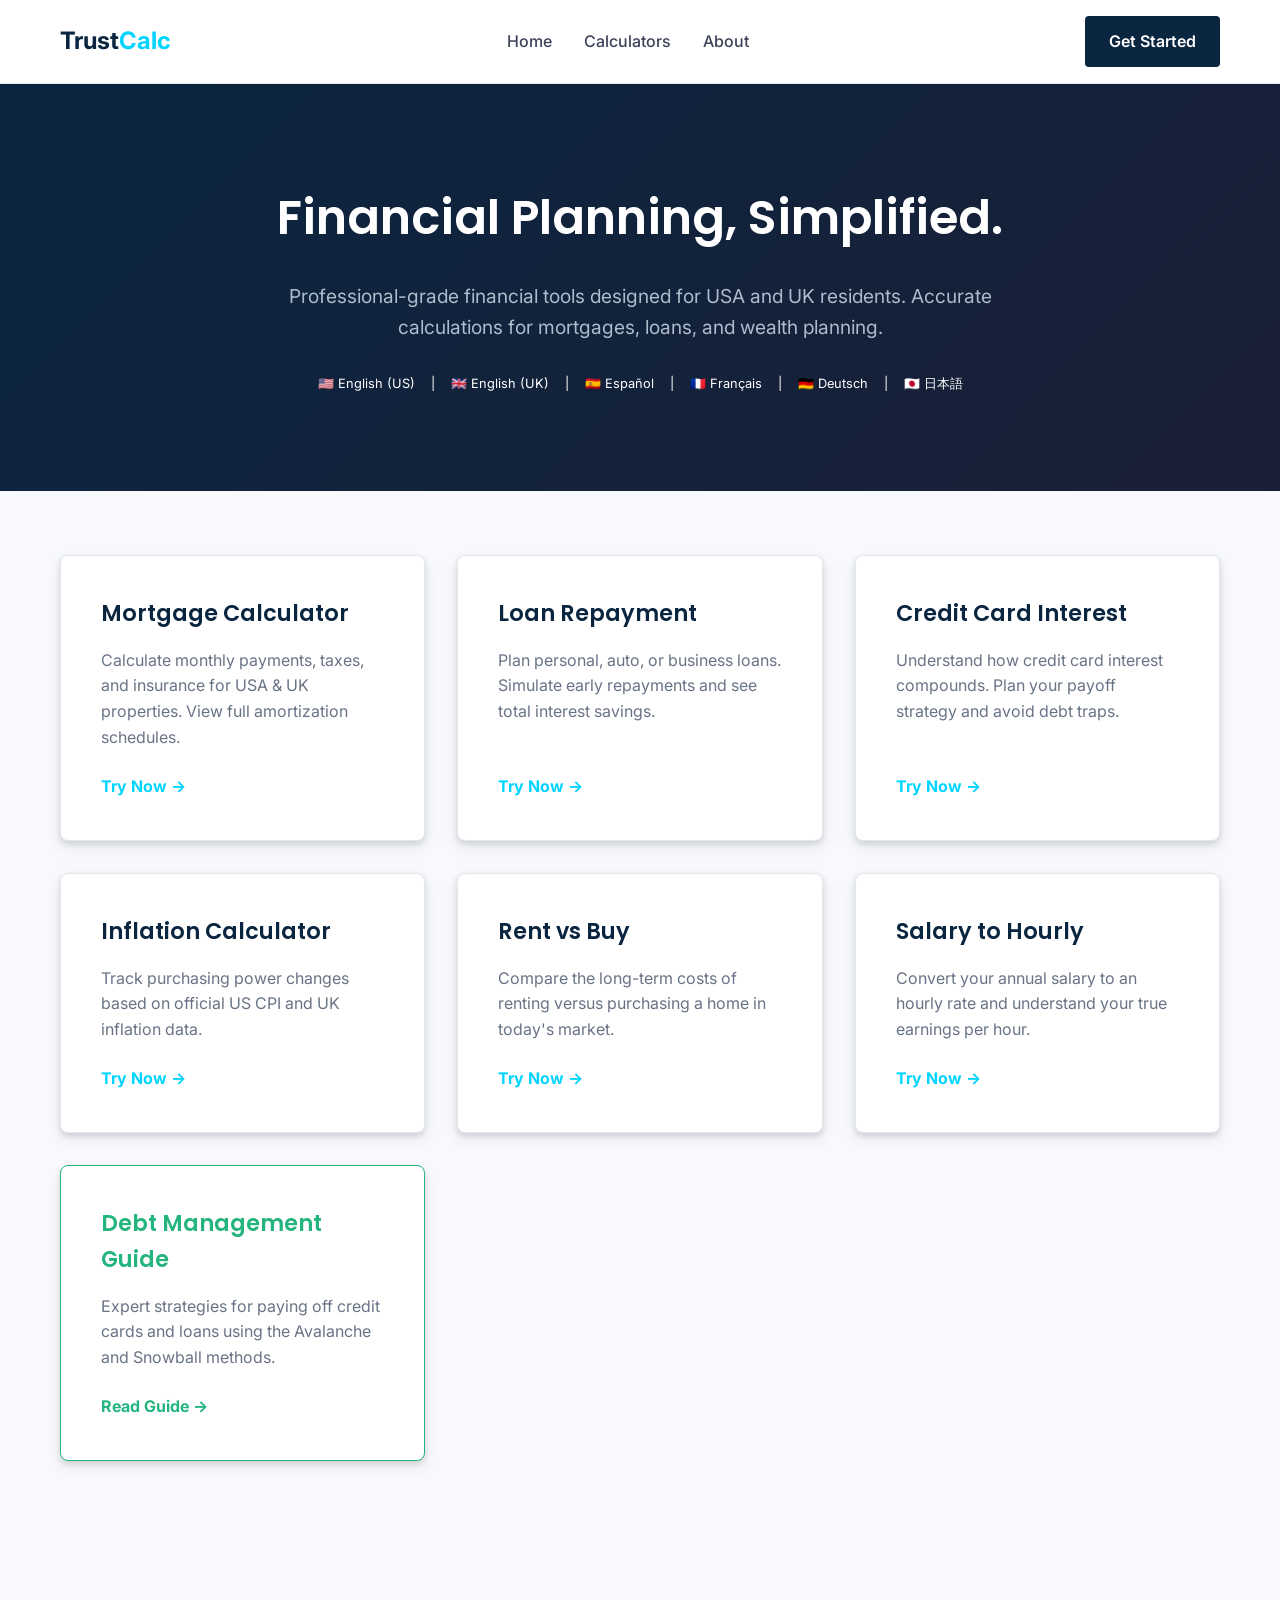
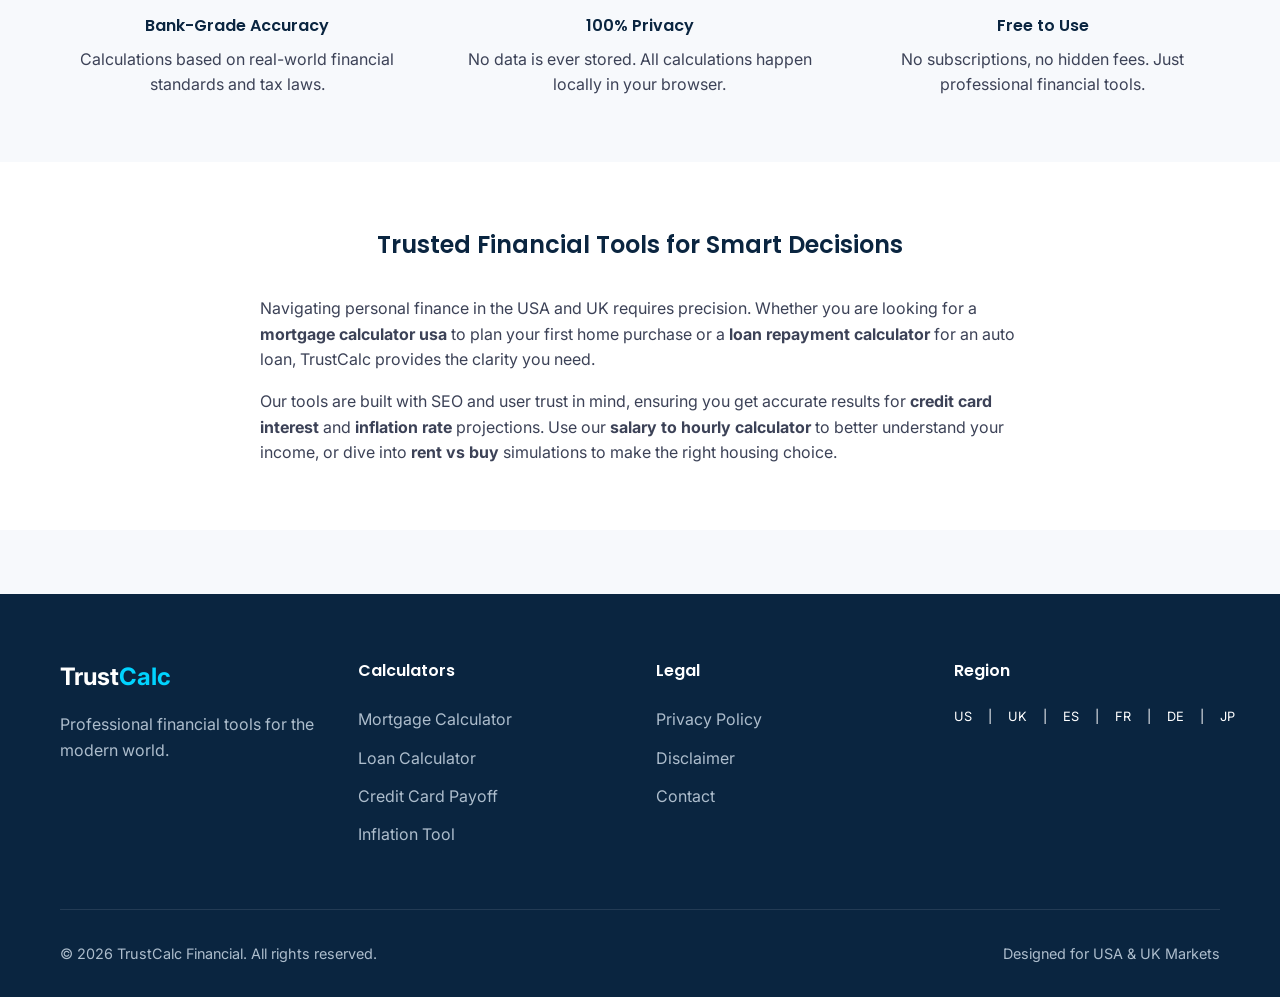
<file: index.html>
<!DOCTYPE html>
<html lang="en">
<head>
    <meta charset="UTF-8">
    <meta name="viewport" content="width=device-width, initial-scale=1.0">
    <title>TrustCalc - Free Mortgage, Loan & Credit Card Calculators (USA + UK) | Instant, Accurate</title>
    <meta name="google-site-verification" content="JTW89XN6nRnUaMWE89snaILAe2FaWNG8paPX3o-B8OQ" />
    <meta name="description" content="Free, accurate financial calculators for USA and UK. Calculate mortgages, loan repayments, credit card interest, inflation, and salary conversions in seconds. Improve financial decisions today.">
    <meta name="keywords" content="free mortgage calculator, loan repayment calculator, credit card interest calculator, inflation calculator, salary to hourly converter, rent vs buy calculator">

    <!-- Open Graph / Facebook -->
    <meta property="og:image" content="https://jmadhavp.github.io/trustcalc/assets/images/thumbnail.png">
    <meta property="og:image:alt" content="TrustCalc financial calculator tools" />
    <meta name="twitter:image" content="https://jmadhavp.github.io/trustcalc/assets/images/thumbnail.png" />
    <meta name="twitter:image:alt" content="TrustCalc financial calculator tools" />
    <meta property="og:type" content="website">
    <meta property="og:url" content="https://jmadhavp.github.io/trustcalc/">
    <meta property="og:title" content="TrustCalc | Professional Financial Calculators for USA & UK">
    <meta property="og:description" content="Accurate, free financial calculators for USA and UK. Mortgage, loan repayment, credit card interest, inflation, and more.">
    
    <!-- Twitter -->
    <meta name="twitter:card" content="summary">
    <meta name="twitter:url" content="https://jmadhavp.github.io/trustcalc/">
    <meta name="twitter:title" content="TrustCalc | Professional Financial Calculators">
    <meta name="twitter:description" content="Accurate, free financial calculators for USA and UK. Plan your financial future today.">
    
    <link rel="canonical" href="https://jmadhavp.github.io/trustcalc/">
    
    <!-- JSON-LD Schema -->
    <script type="application/ld+json">
    {
      "@context": "https://schema.org",
      "@type": "WebSite",
      "name": "TrustCalc",
      "url": "https://jmadhavp.github.io/trustcalc/",
      "description": "Professional-grade financial tools for USA and UK residents. Accurate calculations for mortgages, loans, and wealth planning."
    }
    </script>

    <script type="application/ld+json">
    {
      "@context": "https://schema.org",
      "@type": "Organization",
      "name": "TrustCalc",
      "url": "https://jmadhavp.github.io/trustcalc/",
      "logo": "https://jmadhavp.github.io/trustcalc/assets/images/logo.png",
      "sameAs": [
        "https://www.facebook.com/trustcalc",
        "https://twitter.com/trustcalc",
        "https://www.linkedin.com/company/trustcalc"
      ],
      "contactPoint": [
        {
          "@type": "ContactPoint",
          "contactType": "customer support",
          "email": "support@trustcalc.com",
          "url": "https://jmadhavp.github.io/trustcalc/legal/disclaimer.html"
        }
      ]
    }
    </script>

    <!-- Fonts -->
    <link rel="preconnect" href="https://fonts.googleapis.com">
    <link rel="preconnect" href="https://fonts.gstatic.com" crossorigin>
    <link href="https://fonts.googleapis.com/css2?family=Inter:wght@400;500;600&family=Poppins:wght@600;700&display=swap" rel="stylesheet">
    
    <!-- CSS -->
    <link rel="stylesheet" href="assets/css/main.css">
    <style>
        .hero {
            background: linear-gradient(135deg, var(--primary-color) 0%, var(--secondary-color) 100%);
            color: var(--white);
            padding: 6rem 0;
            text-align: center;
        }
        .hero h1 {
            color: var(--white);
            font-size: 3rem;
            margin-bottom: 1.5rem;
        }
        .hero p {
            font-size: 1.2rem;
            max-width: 800px;
            margin: 0 auto 2rem;
            color: #adbdcc;
        }
        .calc-grid {
            display: grid;
            grid-template-columns: repeat(auto-fit, minmax(300px, 1fr));
            gap: 2rem;
            padding: 4rem 0;
        }
        .calc-card {
            background: var(--white);
            padding: 2.5rem;
            border-radius: 8px;
            box-shadow: var(--shadow);
            transition: var(--transition);
            text-decoration: none;
            display: flex;
            flex-direction: column;
            border: 1px solid var(--border-color);
        }
        .calc-card:hover {
            transform: translateY(-5px);
            border-color: var(--accent-color);
        }
        .calc-card h3 {
            margin-bottom: 1rem;
            font-size: 1.4rem;
        }
        .calc-card p {
            color: var(--text-light);
            margin-bottom: 1.5rem;
            flex-grow: 1;
        }
        .calc-card .arrow {
            color: var(--accent-color);
            font-weight: 700;
            display: flex;
            align-items: center;
            gap: 0.5rem;
        }
        .features {
            background: var(--bg-color);
            padding: 4rem 0;
        }
        .feature-grid {
            display: grid;
            grid-template-columns: repeat(auto-fit, minmax(250px, 1fr));
            gap: 3rem;
            text-align: center;
        }
        .feature-item h4 {
            margin-top: 1.5rem;
            margin-bottom: 0.5rem;
        }
        @media (max-width: 768px) {
            .hero h1 { font-size: 2.2rem; }
        }
    </style>
</head>
<body>
    <header>
        <div class="container nav-wrapper">
            <a href="index.html" class="logo">Trust<span>Calc</span></a>
            <nav>
                <ul>
                    <li><a href="index.html" data-i18n="home">Home</a></li>
                    <li><a href="#calculators" data-i18n="calculators">Calculators</a></li>
                    <li><a href="legal/disclaimer.html" data-i18n="about">About</a></li>
                </ul>
            </nav>
            <a href="#calculators" class="btn btn-primary" data-i18n="getStarted">Get Started</a>
        </div>
    </header>

    <main>
        <section class="hero">
            <div class="container">
                <h1>Financial Planning, Simplified.</h1>
                <p>Professional-grade financial tools designed for USA and UK residents. Accurate calculations for mortgages, loans, and wealth planning.</p>
                <div class="lang-switcher" style="justify-content: center; margin-top: 1rem;">
                    <span data-lang="en">🇺🇸 English (US)</span> | <span data-lang="en">🇬🇧 English (UK)</span> | <span data-lang="es">🇪🇸 Español</span> | <span data-lang="fr">🇫🇷 Français</span> | <span data-lang="de">🇩🇪 Deutsch</span> | <span data-lang="jp">🇯🇵 日本語</span>
                </div>
            </div>
        </section>

        <section id="calculators" class="container">
            <div class="calc-grid">
                <!-- Mortgage -->
                <a href="calculators/mortgage.html" class="calc-card">
                    <h3 data-i18n="mortgageTitle">Mortgage Calculator</h3>
                    <p>Calculate monthly payments, taxes, and insurance for USA & UK properties. View full amortization schedules.</p>
                    <div class="arrow" data-i18n="tryNow">Try Now &rarr;</div>
                </a>

                <!-- Loan -->
                <a href="calculators/loan.html" class="calc-card">
                    <h3 data-i18n="loanTitle">Loan Repayment</h3>
                    <p>Plan personal, auto, or business loans. Simulate early repayments and see total interest savings.</p>
                    <div class="arrow" data-i18n="tryNow">Try Now &rarr;</div>
                </a>

                <!-- Credit Card -->
                <a href="calculators/credit-card.html" class="calc-card">
                    <h3 data-i18n="creditCardTitle">Credit Card Interest</h3>
                    <p>Understand how credit card interest compounds. Plan your payoff strategy and avoid debt traps.</p>
                    <div class="arrow" data-i18n="tryNow">Try Now &rarr;</div>
                </a>

                <!-- Inflation -->
                <a href="calculators/inflation.html" class="calc-card">
                    <h3 data-i18n="inflationTitle">Inflation Calculator</h3>
                    <p>Track purchasing power changes based on official US CPI and UK inflation data.</p>
                    <div class="arrow" data-i18n="tryNow">Try Now &rarr;</div>
                </a>

                <!-- Rent vs Buy -->
                <a href="calculators/rent-vs-buy.html" class="calc-card">
                    <h3 data-i18n="rentBuyTitle">Rent vs Buy</h3>
                    <p>Compare the long-term costs of renting versus purchasing a home in today's market.</p>
                    <div class="arrow" data-i18n="tryNow">Try Now &rarr;</div>
                </a>

                <!-- Salary to Hourly -->
                <a href="calculators/salary-to-hourly.html" class="calc-card">
                    <h3 data-i18n="salaryTitle">Salary to Hourly</h3>
                    <p>Convert your annual salary to an hourly rate and understand your true earnings per hour.</p>
                    <div class="arrow" data-i18n="tryNow">Try Now &rarr;</div>
                </a>

                <!-- Debt Guide -->
                <a href="guides/guide-debt-management.html" class="calc-card" style="border-color: var(--success-color);">
                    <h3 style="color: var(--success-color);" data-i18n="debtGuideTitle">Debt Management Guide</h3>
                    <p>Expert strategies for paying off credit cards and loans using the Avalanche and Snowball methods.</p>
                    <div class="arrow" style="color: var(--success-color);" data-i18n="readGuide">Read Guide &rarr;</div>
                </a>
            </div>
        </section>

        <section class="features">
            <div class="container">
                <div class="feature-grid">
                    <div class="feature-item">
                        <h4>Bank-Grade Accuracy</h4>
                        <p>Calculations based on real-world financial standards and tax laws.</p>
                    </div>
                    <div class="feature-item">
                        <h4>100% Privacy</h4>
                        <p>No data is ever stored. All calculations happen locally in your browser.</p>
                    </div>
                    <div class="feature-item">
                        <h4>Free to Use</h4>
                        <p>No subscriptions, no hidden fees. Just professional financial tools.</p>
                    </div>
                </div>
            </div>
        </section>

        <section class="seo-section">
            <div class="container" style="max-width: 800px;">
                <h2>Trusted Financial Tools for Smart Decisions</h2>
                <p>Navigating personal finance in the USA and UK requires precision. Whether you are looking for a <strong>mortgage calculator usa</strong> to plan your first home purchase or a <strong>loan repayment calculator</strong> for an auto loan, TrustCalc provides the clarity you need.</p>
                <p style="margin-top: 1rem;">Our tools are built with SEO and user trust in mind, ensuring you get accurate results for <strong>credit card interest</strong> and <strong>inflation rate</strong> projections. Use our <strong>salary to hourly calculator</strong> to better understand your income, or dive into <strong>rent vs buy</strong> simulations to make the right housing choice.</p>
            </div>
        </section>
    </main>

    <footer>
        <div class="container">
            <div class="footer-grid">
                <div class="footer-col">
                    <a href="index.html" class="logo" style="color: var(--white);">Trust<span>Calc</span></a>
                    <p style="margin-top: 1rem; color: #adbdcc;">Professional financial tools for the modern world.</p>
                </div>
                <div class="footer-col">
                    <h4 data-i18n="calculators">Calculators</h4>
                    <ul>
                        <li><a href="calculators/mortgage.html" data-i18n="mortgageTitle">Mortgage Calculator</a></li>
                        <li><a href="calculators/loan.html" data-i18n="loanTitle">Loan Calculator</a></li>
                        <li><a href="calculators/credit-card.html" data-i18n="creditCardTitle">Credit Card Payoff</a></li>
                        <li><a href="calculators/inflation.html" data-i18n="inflationTitle">Inflation Tool</a></li>
                    </ul>
                </div>
                <div class="footer-col">
                    <h4 data-i18n="legal">Legal</h4>
                    <ul>
                        <li><a href="legal/privacy-policy.html" data-i18n="privacy">Privacy Policy</a></li>
                        <li><a href="legal/disclaimer.html" data-i18n="disclaimer">Disclaimer</a></li>
                        <li><a href="legal/disclaimer.html#contact" data-i18n="contact">Contact</a></li>
                    </ul>
                </div>
                <div class="footer-col">
                    <h4 data-i18n="region">Region</h4>
                    <div class="lang-switcher">
                        <span data-lang="en">US</span> | <span data-lang="en">UK</span> | <span data-lang="es">ES</span> | <span data-lang="fr">FR</span> | <span data-lang="de">DE</span> | <span data-lang="jp">JP</span>
                    </div>
                </div>
            </div>
            <div class="footer-bottom">
                <p>&copy; 2026 TrustCalc Financial. All rights reserved.</p>
                <p>Designed for USA & UK Markets</p>
            </div>
        </div>
    </footer>

    <script src="assets/js/common.js"></script>
</body>
</html>
</file>
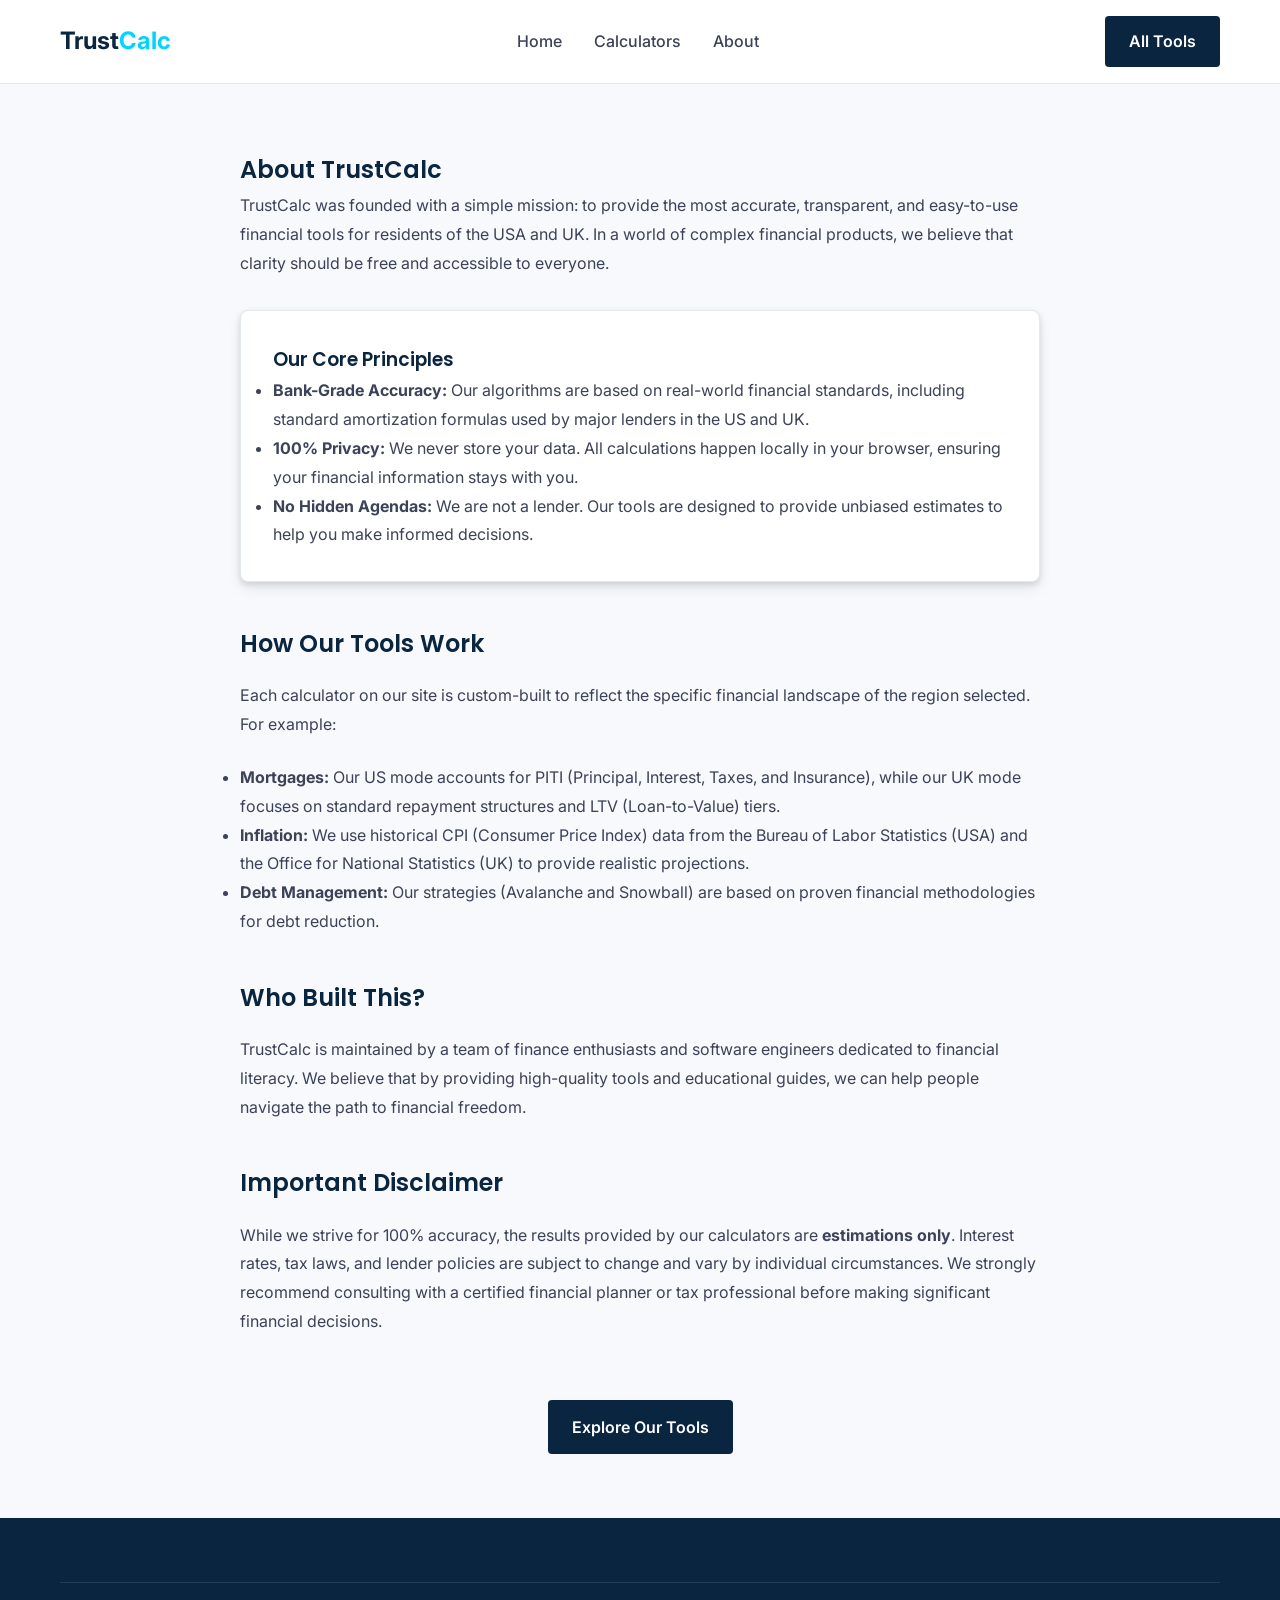
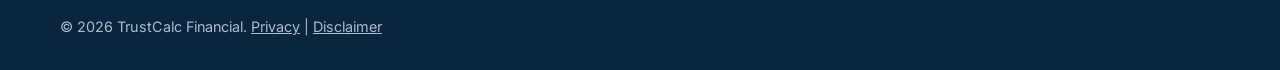
<file: about.html>
<!DOCTYPE html>
<html lang="en">
<head>
    <meta charset="UTF-8">
    <meta name="viewport" content="width=device-width, initial-scale=1.0">
    <title>About TrustCalc – Professional Financial Tools for USA & UK | TrustCalc</title>
    <meta name="description" content="Learn more about TrustCalc, our mission to provide accurate financial tools, and how we calculate your results for mortgages, loans, and more.">
    
    <!-- Open Graph / Facebook -->
    <meta property="og:type" content="website">
    <meta property="og:url" content="https://jmadhavp.github.io/trustcalc/about.html">
    <meta property="og:title" content="About TrustCalc – TrustCalc">
    <meta property="og:description" content="Our mission is to provide transparent and accurate financial tools for everyone.">
    
    <!-- Twitter -->
    <meta name="twitter:card" content="summary">
    <meta name="twitter:url" content="https://jmadhavp.github.io/trustcalc/about.html">
    <meta name="twitter:title" content="About TrustCalc – TrustCalc">
    <meta name="twitter:description" content="Transparent financial planning for USA and UK residents.">
    
    <link rel="canonical" href="https://jmadhavp.github.io/trustcalc/about.html">
    
    <!-- Fonts -->
    <link rel="preconnect" href="https://fonts.googleapis.com">
    <link rel="preconnect" href="https://fonts.gstatic.com" crossorigin>
    <link href="https://fonts.googleapis.com/css2?family=Inter:wght@400;500;600&family=Poppins:wght@600;700&display=swap" rel="stylesheet">
    
    <!-- CSS -->
    <link rel="stylesheet" href="assets/css/main.css">
    <style>
        .about-content {
            max-width: 800px;
            margin: 4rem auto;
            line-height: 1.8;
        }
        .about-content h2 { margin-top: 2.5rem; margin-bottom: 1rem; }
        .about-content p { margin-bottom: 1.5rem; color: var(--text-color); }
        .feature-box {
            background: var(--white);
            padding: 2rem;
            border-radius: 8px;
            border: 1px solid var(--border-color);
            margin: 2rem 0;
            box-shadow: var(--shadow);
        }
    </style>
</head>
<body>
    <header>
        <div class="container nav-wrapper">
            <a href="index.html" class="logo">Trust<span>Calc</span></a>
            <nav>
                <ul>
                    <li><a href="index.html">Home</a></li>
                    <li><a href="index.html#calculators">Calculators</a></li>
                    <li><a href="about.html">About</a></li>
                </ul>
            </nav>
            <a href="index.html#calculators" class="btn btn-primary">All Tools</a>
        </div>
    </header>

    <main class="container">
        <article class="about-content">
            <h1>About TrustCalc</h1>
            <p>TrustCalc was founded with a simple mission: to provide the most accurate, transparent, and easy-to-use financial tools for residents of the USA and UK. In a world of complex financial products, we believe that clarity should be free and accessible to everyone.</p>

            <div class="feature-box">
                <h3>Our Core Principles</h3>
                <ul>
                    <li><strong>Bank-Grade Accuracy:</strong> Our algorithms are based on real-world financial standards, including standard amortization formulas used by major lenders in the US and UK.</li>
                    <li><strong>100% Privacy:</strong> We never store your data. All calculations happen locally in your browser, ensuring your financial information stays with you.</li>
                    <li><strong>No Hidden Agendas:</strong> We are not a lender. Our tools are designed to provide unbiased estimates to help you make informed decisions.</li>
                </ul>
            </div>

            <h2>How Our Tools Work</h2>
            <p>Each calculator on our site is custom-built to reflect the specific financial landscape of the region selected. For example:</p>
            <ul>
                <li><strong>Mortgages:</strong> Our US mode accounts for PITI (Principal, Interest, Taxes, and Insurance), while our UK mode focuses on standard repayment structures and LTV (Loan-to-Value) tiers.</li>
                <li><strong>Inflation:</strong> We use historical CPI (Consumer Price Index) data from the Bureau of Labor Statistics (USA) and the Office for National Statistics (UK) to provide realistic projections.</li>
                <li><strong>Debt Management:</strong> Our strategies (Avalanche and Snowball) are based on proven financial methodologies for debt reduction.</li>
            </ul>

            <h2>Who Built This?</h2>
            <p>TrustCalc is maintained by a team of finance enthusiasts and software engineers dedicated to financial literacy. We believe that by providing high-quality tools and educational guides, we can help people navigate the path to financial freedom.</p>

            <h2>Important Disclaimer</h2>
            <p>While we strive for 100% accuracy, the results provided by our calculators are <strong>estimations only</strong>. Interest rates, tax laws, and lender policies are subject to change and vary by individual circumstances. We strongly recommend consulting with a certified financial planner or tax professional before making significant financial decisions.</p>

            <div style="margin-top: 4rem; text-align: center;">
                <a href="index.html#calculators" class="btn btn-primary">Explore Our Tools</a>
            </div>
        </article>
    </main>

    <footer>
        <div class="container">
            <div class="footer-bottom">
                <p>&copy; 2026 TrustCalc Financial. <a href="legal/privacy-policy.html" style="color: #adbdcc;">Privacy</a> | <a href="legal/disclaimer.html" style="color: #adbdcc;">Disclaimer</a></p>
            </div>
        </div>
    </footer>
</body>
</html>
</file>
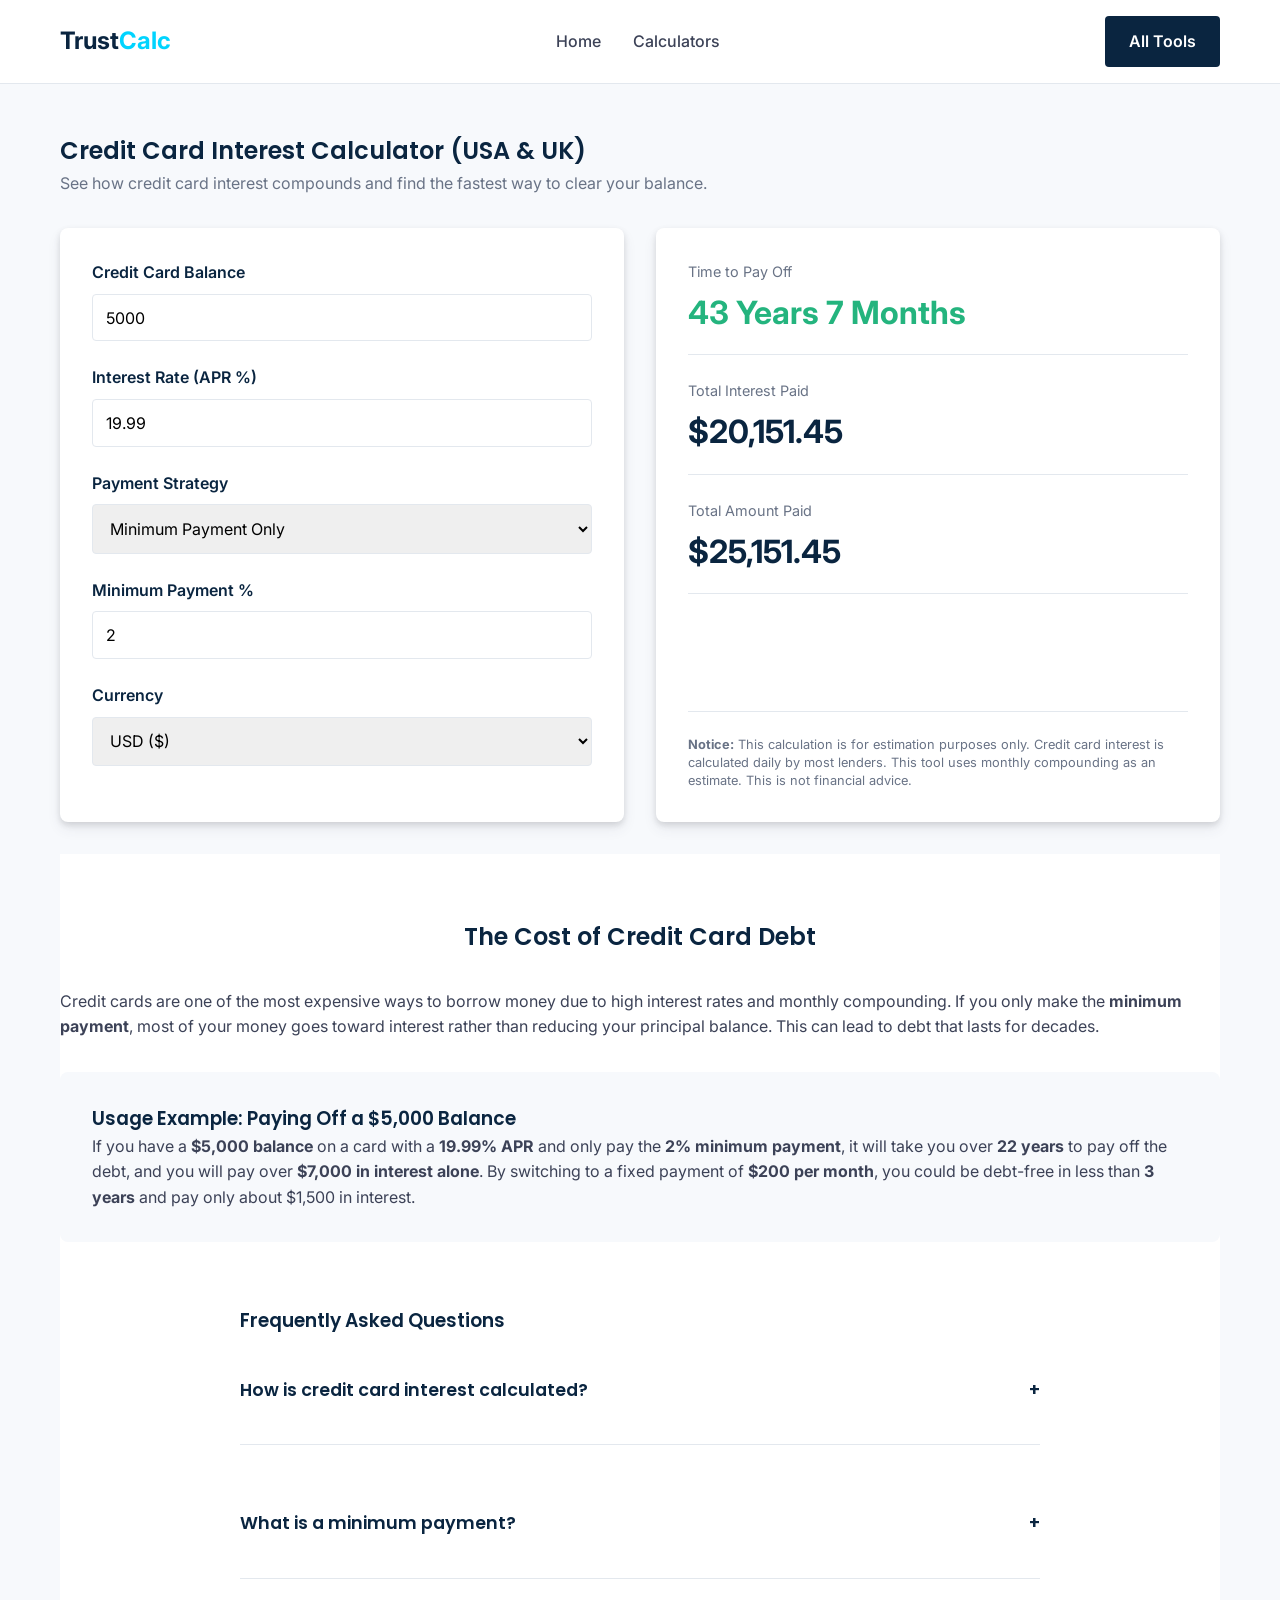
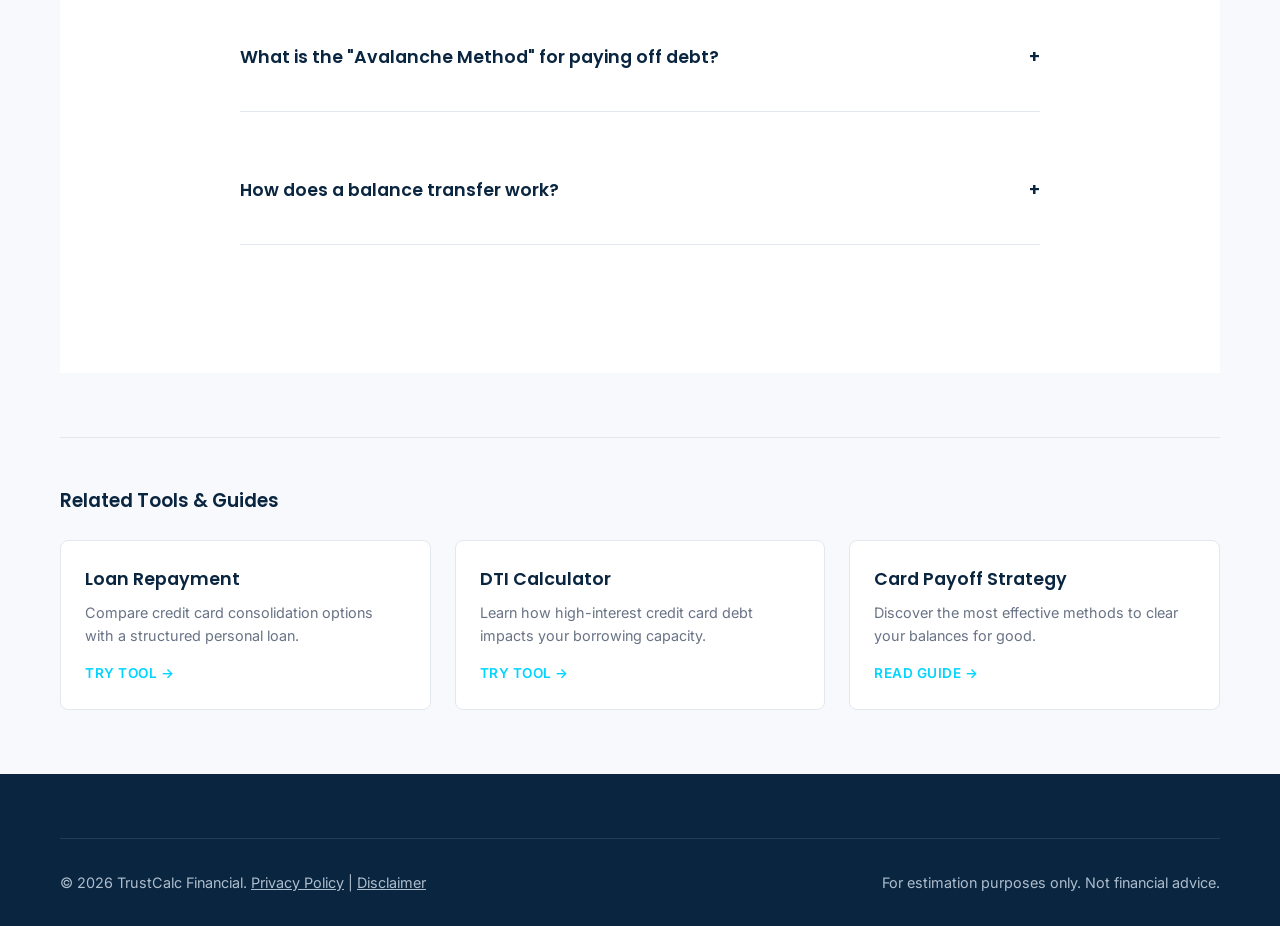
<file: calculators/credit-card.html>
<!DOCTYPE html>
<html lang="en">
<head>
    <meta charset="UTF-8">
    <meta name="viewport" content="width=device-width, initial-scale=1.0">
    <title>Credit Card Interest Calculator 2026 - Payoff Time & Savings (USA + UK) | TrustCalc</title>
    <meta name="description" content="Fast credit card interest calculator for USA and UK. Compare minimum vs fixed payments, payoff schedule, and interest savings in seconds.">
    <meta name="keywords" content="credit card interest calculator, credit card payoff calculator, debt payoff planner, minimum payment calculator, avalanche method">
    
    <!-- Open Graph / Facebook -->
    <meta property="og:type" content="website">
    <meta property="og:url" content="https://jmadhavp.github.io/trustcalc/calculators/credit-card.html">
    <meta property="og:title" content="Credit Card Interest Calculator 2026 - TrustCalc">
    <meta property="og:description" content="Quickly compute credit card payoff time, total interest, and savings from extra payments.">
    <meta property="og:image" content="https://jmadhavp.github.io/trustcalc/assets/images/credit-card-og.jpg">
    <meta property="og:image:alt" content="Credit card debt payoff calculator">
    
    <!-- Twitter -->
    <meta name="twitter:card" content="summary">
    <meta name="twitter:url" content="https://jmadhavp.github.io/trustcalc/calculators/credit-card.html">
    <meta name="twitter:title" content="Credit Card Interest Calculator – TrustCalc">
    <meta name="twitter:description" content="Find the fastest way to clear your credit card balance.">
    
    <link rel="canonical" href="https://jmadhavp.github.io/trustcalc/calculators/credit-card.html">
    
    <!-- Fonts -->
    <link rel="preconnect" href="https://fonts.googleapis.com">
    <link rel="preconnect" href="https://fonts.gstatic.com" crossorigin>
    <link href="https://fonts.googleapis.com/css2?family=Inter:wght@400;500;600&family=Poppins:wght@600;700&display=swap" rel="stylesheet">
    
    <!-- CSS -->
    <link rel="stylesheet" href="../assets/css/main.css">
    <link rel="stylesheet" href="../assets/css/calculator.css">

    <!-- JSON-LD FAQ Schema -->
    <script type="application/ld+json">
    {
      "@context": "https://schema.org",
      "@type": "FAQPage",
      "mainEntity": [
        {
          "@type": "Question",
          "name": "How is credit card interest calculated?",
          "acceptedAnswer": {
            "@type": "Answer",
            "text": "Most credit cards use the 'Average Daily Balance' method. Your APR is divided by 365 to get a daily interest rate. This rate is then applied to your balance every day, and the total interest is added to your account at the end of each billing cycle."
          }
        },
        {
          "@type": "Question",
          "name": "What is a credit card minimum payment?",
          "acceptedAnswer": {
            "@type": "Answer",
            "text": "The minimum payment is the lowest amount you can pay to avoid late fees and keep your account in good standing. It is usually calculated as 1-3% of your total balance plus any interest and fees. Paying only the minimum is the slowest and most expensive way to pay off debt."
          }
        },
        {
          "@type": "Question",
          "name": "What is the 'Avalanche Method' for paying off credit card debt?",
          "acceptedAnswer": {
            "@type": "Answer",
            "text": "The Avalanche Method involves paying off the credit card with the highest interest rate first while making minimum payments on others. This strategy saves you the most money in interest over time."
          }
        },
        {
          "@type": "Question",
          "name": "How does a credit card balance transfer work?",
          "acceptedAnswer": {
            "@type": "Answer",
            "text": "A balance transfer allows you to move high-interest debt to a new card with a 0% introductory APR. This can help you pay off the principal balance faster, but be aware of balance transfer fees (usually 3-5% of the amount moved)."
          }
        }
      ]
    }
    </script>

    <script type="application/ld+json">
    {
      "@context": "https://schema.org",
      "@type": "BreadcrumbList",
      "itemListElement": [
        {
          "@type": "ListItem",
          "position": 1,
          "name": "Home",
          "item": "https://jmadhavp.github.io/trustcalc/"
        },
        {
          "@type": "ListItem",
          "position": 2,
          "name": "Credit Card Interest Calculator",
          "item": "https://jmadhavp.github.io/trustcalc/calculators/credit-card.html"
        }
      ]
    }
    </script>

    <script type="application/ld+json">
    {
      "@context": "https://schema.org",
      "@type": "HowTo",
      "name": "How to use TrustCalc Credit Card Interest Calculator",
      "description": "Step-by-step process to forecast credit card payoff and interest savings.",
      "step": [
        {
          "@type": "HowToStep",
          "name": "Enter current balance and APR",
          "text": "Fill in your credit card balance and interest rate."
        },
        {
          "@type": "HowToStep",
          "name": "Choose payment strategy",
          "text": "Decide between minimum and fixed monthly payment scenarios."
        },
        {
          "@type": "HowToStep",
          "name": "Review results",
          "text": "Check payoff time, total interest, and savings potential with extra payments."
        }
      ]
    }
    </script>
</head>
<body>
    <header>
        <div class="container nav-wrapper">
            <a href="../index.html" class="logo">Trust<span>Calc</span></a>
            <nav>
                <ul>
                    <li><a href="../index.html">Home</a></li>
                    <li><a href="../index.html#calculators">Calculators</a></li>
                </ul>
            </nav>
            <a href="../index.html#calculators" class="btn btn-primary">All Tools</a>
        </div>
    </header>

    <main class="container">
        <section style="margin-top: 3rem;">
            <h1>Credit Card Interest Calculator (USA & UK)</h1>
            <p style="color: var(--text-light);">See how credit card interest compounds and find the fastest way to clear your balance.</p>
        </section>

        <div class="calc-container">
            <!-- Inputs -->
            <div class="calc-inputs">
                <div class="input-group">
                    <label for="cardBalance">Credit Card Balance</label>
                    <input type="number" id="cardBalance" value="5000" step="100">
                </div>

                <div class="input-group">
                    <label for="cardApr">Interest Rate (APR %)</label>
                    <input type="number" id="cardApr" value="19.99" step="0.1">
                </div>

                <div class="input-group">
                    <label for="paymentType">Payment Strategy</label>
                    <select id="paymentType">
                        <option value="minimum">Minimum Payment Only</option>
                        <option value="fixed">Fixed Monthly Amount</option>
                    </select>
                </div>

                <div id="minPayGroup" class="input-group">
                    <label for="minPayPercent">Minimum Payment %</label>
                    <input type="number" id="minPayPercent" value="2" step="0.5">
                </div>

                <div id="fixedPayGroup" class="input-group" style="display: none;">
                    <label for="fixedPayment">Fixed Monthly Payment</label>
                    <input type="number" id="fixedPayment" value="200" step="10">
                </div>

                <div class="input-group">
                    <label for="currency">Currency</label>
                    <select id="currency">
                        <option value="US">USD ($)</option>
                        <option value="UK">GBP (£)</option>
                    </select>
                </div>
            </div>

            <!-- Results -->
            <div class="calc-results">
                <div class="result-item">
                    <div class="result-label">Time to Pay Off</div>
                    <div id="payoffTime" class="result-value highlight">0 Months</div>
                </div>

                <div class="result-item">
                    <div class="result-label">Total Interest Paid</div>
                    <div id="totalInterest" class="result-value">$0.00</div>
                </div>

                <div class="result-item">
                    <div class="result-label">Total Amount Paid</div>
                    <div id="totalPaid" class="result-value">$0.00</div>
                </div>

                <div style="margin-top: auto; padding-top: 1.5rem; border-top: 1px solid var(--border-color); font-size: 0.8rem; color: var(--text-light); line-height: 1.4;">
                    <strong>Notice:</strong> This calculation is for estimation purposes only. Credit card interest is calculated daily by most lenders. This tool uses monthly compounding as an estimate. This is not financial advice.
                </div>
            </div>
        </div>

        <section class="seo-section">
            <h2>The Cost of Credit Card Debt</h2>
            <p>Credit cards are one of the most expensive ways to borrow money due to high interest rates and monthly compounding. If you only make the <strong>minimum payment</strong>, most of your money goes toward interest rather than reducing your principal balance. This can lead to debt that lasts for decades.</p>
            
            <div style="margin: 2rem 0; padding: 2rem; background: var(--bg-color); border-radius: 8px;">
                <h3>Usage Example: Paying Off a $5,000 Balance</h3>
                <p>If you have a <strong>$5,000 balance</strong> on a card with a <strong>19.99% APR</strong> and only pay the <strong>2% minimum payment</strong>, it will take you over <strong>22 years</strong> to pay off the debt, and you will pay over <strong>$7,000 in interest alone</strong>. By switching to a fixed payment of <strong>$200 per month</strong>, you could be debt-free in less than <strong>3 years</strong> and pay only about $1,500 in interest.</p>
            </div>
            
            <div class="faq-container">
                <h3>Frequently Asked Questions</h3>
                <div class="faq-item">
                    <div class="faq-question">How is credit card interest calculated? <span>+</span></div>
                    <div class="faq-answer">Most credit cards use the "Average Daily Balance" method. Your APR is divided by 365 to get a daily interest rate. This rate is then applied to your balance every day, and the total interest is added to your account at the end of each billing cycle.</div>
                </div>
                <div class="faq-item">
                    <div class="faq-question">What is a minimum payment? <span>+</span></div>
                    <div class="faq-answer">The minimum payment is the lowest amount you can pay to avoid late fees and keep your account in good standing. It is usually calculated as 1-3% of your total balance plus any interest and fees. Paying only the minimum is the slowest and most expensive way to pay off debt.</div>
                </div>
                <div class="faq-item">
                    <div class="faq-question">What is the "Avalanche Method" for paying off debt? <span>+</span></div>
                    <div class="faq-answer">The Avalanche Method involves paying off the credit card with the highest interest rate first while making minimum payments on others. This strategy saves you the most money in interest over time.</div>
                </div>
                <div class="faq-item">
                    <div class="faq-question">How does a balance transfer work? <span>+</span></div>
                    <div class="faq-answer">A balance transfer allows you to move high-interest debt to a new card with a 0% introductory APR. This can help you pay off the principal balance faster, but be aware of balance transfer fees (usually 3-5% of the amount moved).</div>
                </div>
            </div>
        </section>

        <!-- Related Tools & Guides -->
        <section class="related-tools">
            <h3>Related Tools & Guides</h3>
            <div class="related-grid">
                <a href="loan.html" class="related-card">
                    <h4>Loan Repayment</h4>
                    <p>Compare credit card consolidation options with a structured personal loan.</p>
                    <span class="learn-more">Try Tool →</span>
                </a>
                <a href="dti.html" class="related-card">
                    <h4>DTI Calculator</h4>
                    <p>Learn how high-interest credit card debt impacts your borrowing capacity.</p>
                    <span class="learn-more">Try Tool →</span>
                </a>
                <a href="../guides/credit-card-payoff-strategy.html" class="related-card">
                    <h4>Card Payoff Strategy</h4>
                    <p>Discover the most effective methods to clear your balances for good.</p>
                    <span class="learn-more">Read Guide →</span>
                </a>
            </div>
        </section>
    </main>

    <footer>
        <div class="container">
            <div class="footer-bottom">
                <p>&copy; 2026 TrustCalc Financial. <a href="../legal/privacy-policy.html" style="color: #adbdcc;">Privacy Policy</a> | <a href="../legal/disclaimer.html" style="color: #adbdcc;">Disclaimer</a></p>
                <p>For estimation purposes only. Not financial advice.</p>
            </div>
        </div>
    </footer>

    <script src="../assets/js/common.js"></script>
    <script src="../assets/js/credit-card.js"></script>
</body>
</html>
</file>
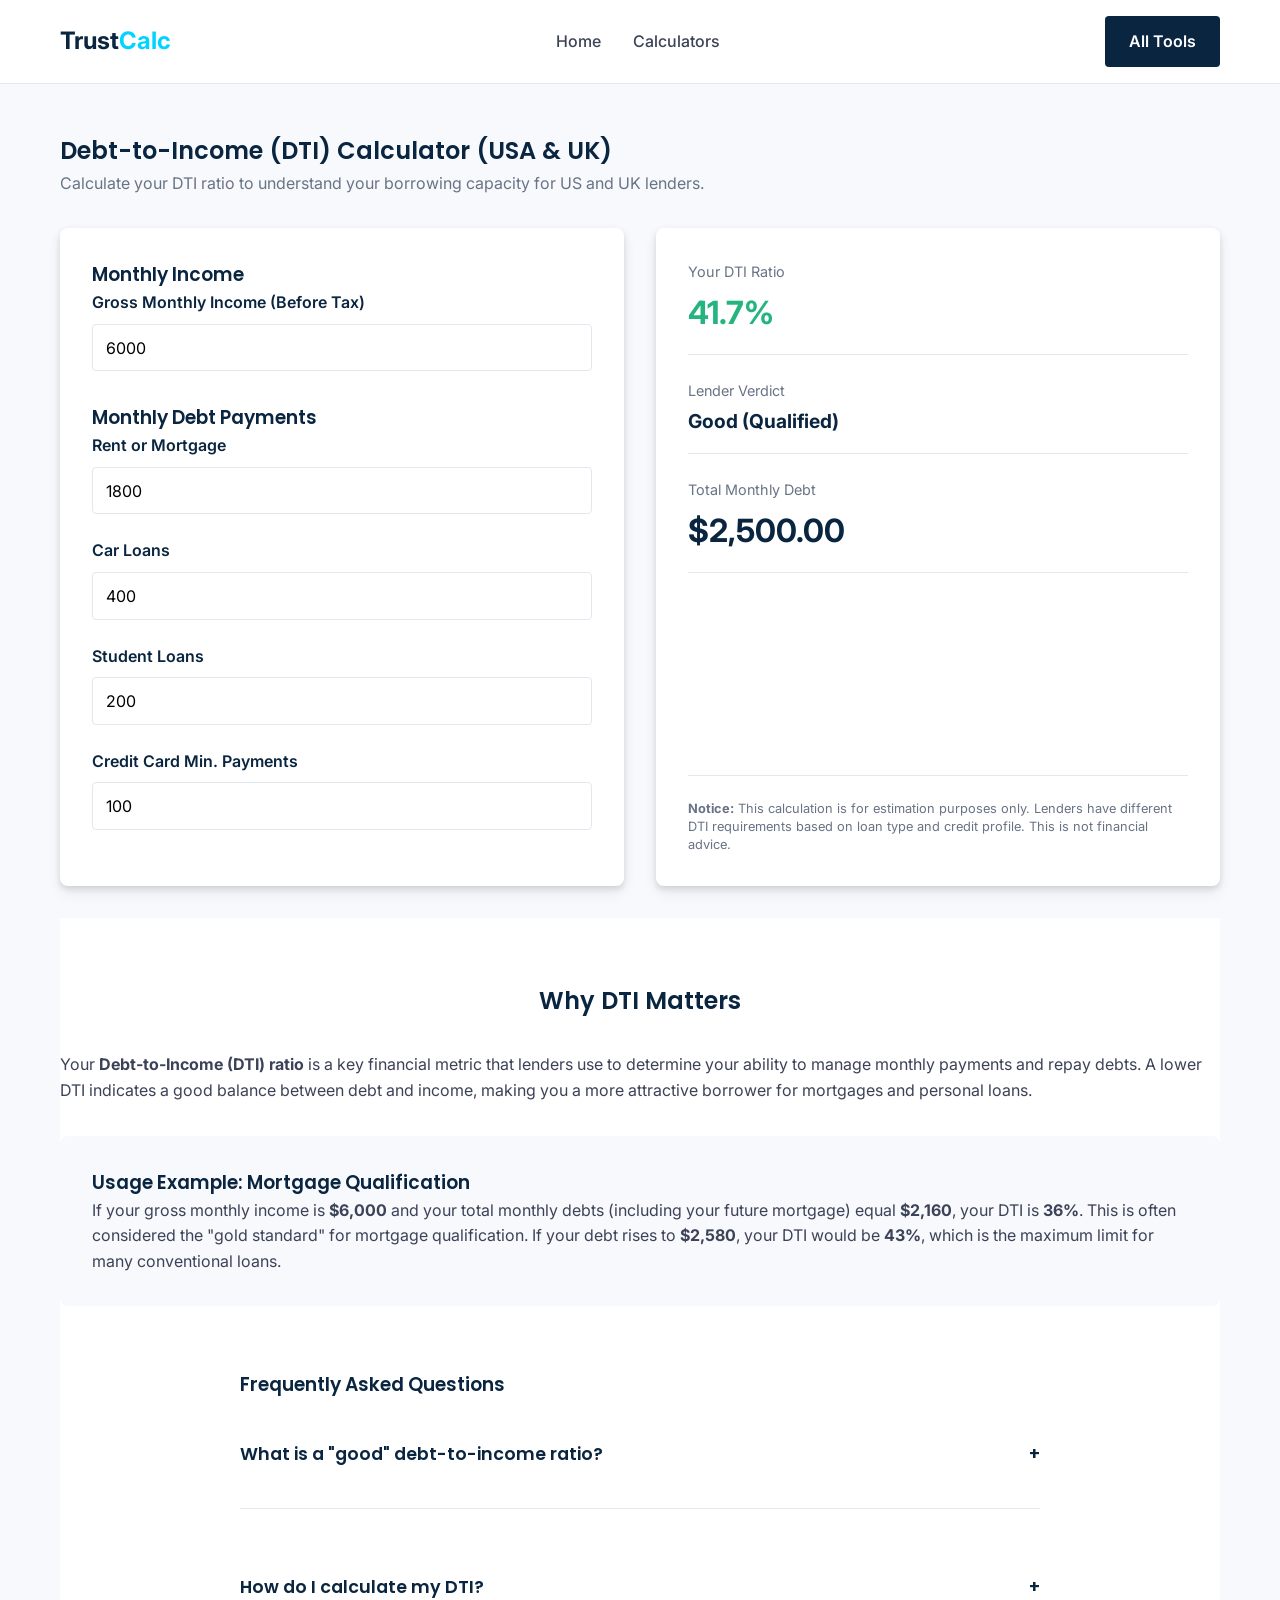
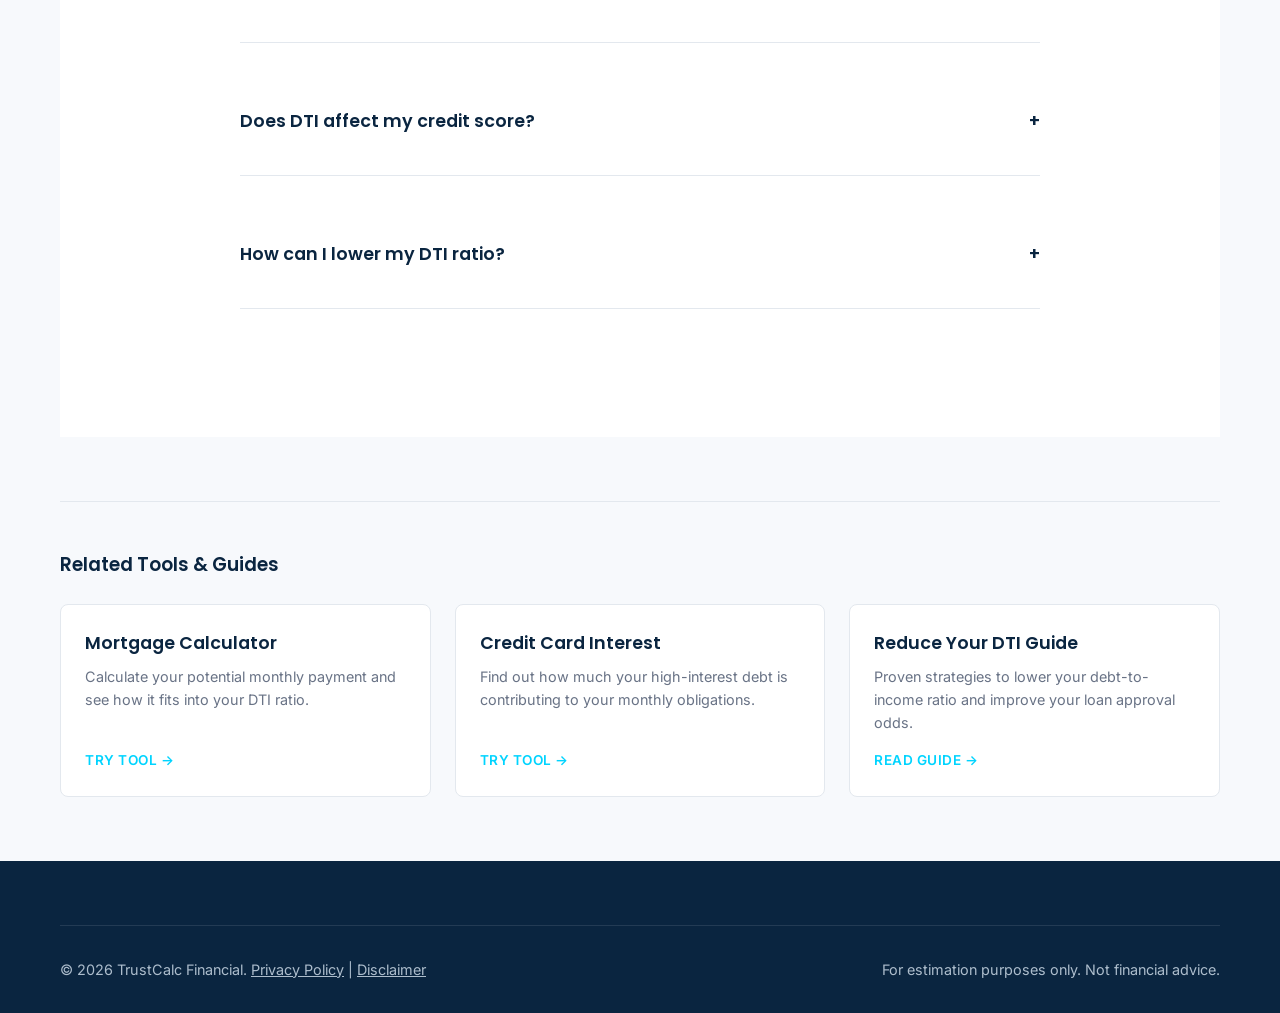
<file: calculators/dti.html>
<!DOCTYPE html>
<html lang="en">
<head>
    <meta charset="UTF-8">
    <meta name="viewport" content="width=device-width, initial-scale=1.0">
    <title>Debt-to-Income (DTI) Calculator – Loan Approval Odds | TrustCalc</title>
    <meta name="description" content="Calculate your Debt-to-Income ratio (DTI) to see if you qualify for a mortgage or personal loan. Understand front-end and back-end ratios for USA and UK.">
    
    <!-- Open Graph / Facebook -->
    <meta property="og:type" content="website">
    <meta property="og:url" content="https://jmadhavp.github.io/trustcalc/calculators/dti.html">
    <meta property="og:title" content="Debt-to-Income (DTI) Calculator – TrustCalc">
    <meta property="og:description" content="Calculate your DTI ratio and understand your borrowing capacity.">
    
    <!-- Twitter -->
    <meta name="twitter:card" content="summary">
    <meta name="twitter:url" content="https://jmadhavp.github.io/trustcalc/calculators/dti.html">
    <meta name="twitter:title" content="Debt-to-Income (DTI) Calculator – TrustCalc">
    <meta name="twitter:description" content="Check if you qualify for a mortgage or loan with our DTI tool.">
    
    <link rel="canonical" href="https://jmadhavp.github.io/trustcalc/calculators/dti.html">
    
    <!-- Fonts -->
    <link rel="preconnect" href="https://fonts.googleapis.com">
    <link rel="preconnect" href="https://fonts.gstatic.com" crossorigin>
    <link href="https://fonts.googleapis.com/css2?family=Inter:wght@400;500;600&family=Poppins:wght@600;700&display=swap" rel="stylesheet">
    
    <!-- CSS -->
    <link rel="stylesheet" href="../assets/css/main.css">
    <link rel="stylesheet" href="../assets/css/calculator.css">

    <!-- JSON-LD FAQ Schema -->
    <script type="application/ld+json">
    {
      "@context": "https://schema.org",
      "@type": "FAQPage",
      "mainEntity": [
        {
          "@type": "Question",
          "name": "What is a 'good' debt-to-income (DTI) ratio?",
          "acceptedAnswer": {
            "@type": "Answer",
            "text": "Generally, a DTI of 36% or less is considered excellent. Most lenders require a DTI of 43% or lower to qualify for a conventional mortgage, although some programs allow up to 50% with a high credit score."
          }
        },
        {
          "@type": "Question",
          "name": "How do I calculate my DTI ratio?",
          "acceptedAnswer": {
            "@type": "Answer",
            "text": "Add up all your monthly debt payments (rent/mortgage, car loans, student loans, credit card minimums) and divide that total by your gross monthly income (your pay before taxes). Multiply by 100 to get the percentage."
          }
        },
        {
          "@type": "Question",
          "name": "Does DTI affect my credit score?",
          "acceptedAnswer": {
            "@type": "Answer",
            "text": "No, your DTI ratio is not part of your credit score calculation. However, the amount of debt you owe (credit utilization) does affect your score, and lenders look at both your score and your DTI when making lending decisions."
          }
        },
        {
          "@type": "Question",
          "name": "How can I lower my DTI ratio?",
          "acceptedAnswer": {
            "@type": "Answer",
            "text": "You can lower your DTI by either increasing your gross monthly income or decreasing your monthly debt payments. Paying off a small loan entirely or reducing credit card balances are the fastest ways to improve your ratio."
          }
        }
      ]
    }
    </script>
</head>
<body>
    <header>
        <div class="container nav-wrapper">
            <a href="../index.html" class="logo">Trust<span>Calc</span></a>
            <nav>
                <ul>
                    <li><a href="../index.html">Home</a></li>
                    <li><a href="../index.html#calculators">Calculators</a></li>
                </ul>
            </nav>
            <a href="../index.html#calculators" class="btn btn-primary">All Tools</a>
        </div>
    </header>

    <main class="container">
        <section style="margin-top: 3rem;">
            <h1>Debt-to-Income (DTI) Calculator (USA & UK)</h1>
            <p style="color: var(--text-light);">Calculate your DTI ratio to understand your borrowing capacity for US and UK lenders.</p>
        </section>

        <div class="calc-container">
            <!-- Inputs -->
            <div class="calc-inputs">
                <h3>Monthly Income</h3>
                <div class="input-group">
                    <label for="grossIncome">Gross Monthly Income (Before Tax)</label>
                    <input type="number" id="grossIncome" value="6000" step="100">
                </div>

                <h3 style="margin-top: 2rem;">Monthly Debt Payments</h3>
                <div class="input-group">
                    <label for="rentMortgage">Rent or Mortgage</label>
                    <input type="number" id="rentMortgage" value="1800" step="100">
                </div>
                <div class="input-group">
                    <label for="carLoan">Car Loans</label>
                    <input type="number" id="carLoan" value="400" step="50">
                </div>
                <div class="input-group">
                    <label for="studentLoans">Student Loans</label>
                    <input type="number" id="studentLoans" value="200" step="50">
                </div>
                <div class="input-group">
                    <label for="creditCards">Credit Card Min. Payments</label>
                    <input type="number" id="creditCards" value="100" step="10">
                </div>
            </div>

            <!-- Results -->
            <div class="calc-results">
                <div class="result-item">
                    <div class="result-label">Your DTI Ratio</div>
                    <div id="dtiRatio" class="result-value highlight">0%</div>
                </div>

                <div class="result-item">
                    <div class="result-label">Lender Verdict</div>
                    <div id="verdict" class="result-value" style="font-size: 1.2rem;">Good</div>
                </div>
                
                <div class="result-item">
                    <div class="result-label">Total Monthly Debt</div>
                    <div id="totalDebt" class="result-value">$0.00</div>
                </div>

                <div style="margin-top: auto; padding-top: 1.5rem; border-top: 1px solid var(--border-color); font-size: 0.8rem; color: var(--text-light); line-height: 1.4;">
                    <strong>Notice:</strong> This calculation is for estimation purposes only. Lenders have different DTI requirements based on loan type and credit profile. This is not financial advice.
                </div>
            </div>
        </div>

        <section class="seo-section">
            <h2>Why DTI Matters</h2>
            <p>Your <strong>Debt-to-Income (DTI) ratio</strong> is a key financial metric that lenders use to determine your ability to manage monthly payments and repay debts. A lower DTI indicates a good balance between debt and income, making you a more attractive borrower for mortgages and personal loans.</p>

            <div style="margin: 2rem 0; padding: 2rem; background: var(--bg-color); border-radius: 8px;">
                <h3>Usage Example: Mortgage Qualification</h3>
                <p>If your gross monthly income is <strong>$6,000</strong> and your total monthly debts (including your future mortgage) equal <strong>$2,160</strong>, your DTI is <strong>36%</strong>. This is often considered the "gold standard" for mortgage qualification. If your debt rises to <strong>$2,580</strong>, your DTI would be <strong>43%</strong>, which is the maximum limit for many conventional loans.</p>
            </div>

            <div class="faq-container">
                <h3>Frequently Asked Questions</h3>
                <div class="faq-item">
                    <div class="faq-question">What is a "good" debt-to-income ratio? <span>+</span></div>
                    <div class="faq-answer">Generally, a DTI of 36% or less is considered excellent. Most lenders require a DTI of 43% or lower to qualify for a conventional mortgage, although some programs allow up to 50% with a high credit score.</div>
                </div>
                <div class="faq-item">
                    <div class="faq-question">How do I calculate my DTI? <span>+</span></div>
                    <div class="faq-answer">Add up all your monthly debt payments (rent/mortgage, car loans, student loans, credit card minimums) and divide that total by your gross monthly income (your pay before taxes). Multiply by 100 to get the percentage.</div>
                </div>
                <div class="faq-item">
                    <div class="faq-question">Does DTI affect my credit score? <span>+</span></div>
                    <div class="faq-answer">No, your DTI ratio is not part of your credit score calculation. However, the amount of debt you owe (credit utilization) does affect your score, and lenders look at both your score and your DTI when making lending decisions.</div>
                </div>
                <div class="faq-item">
                    <div class="faq-question">How can I lower my DTI ratio? <span>+</span></div>
                    <div class="faq-answer">You can lower your DTI by either increasing your gross monthly income or decreasing your monthly debt payments. Paying off a small loan entirely or reducing credit card balances are the fastest ways to improve your ratio.</div>
                </div>
            </div>
        </section>

        <!-- Related Tools & Guides -->
        <section class="related-tools">
            <h3>Related Tools & Guides</h3>
            <div class="related-grid">
                <a href="mortgage.html" class="related-card">
                    <h4>Mortgage Calculator</h4>
                    <p>Calculate your potential monthly payment and see how it fits into your DTI ratio.</p>
                    <span class="learn-more">Try Tool →</span>
                </a>
                <a href="credit-card.html" class="related-card">
                    <h4>Credit Card Interest</h4>
                    <p>Find out how much your high-interest debt is contributing to your monthly obligations.</p>
                    <span class="learn-more">Try Tool →</span>
                </a>
                <a href="../guides/how-to-reduce-dti-ratio.html" class="related-card">
                    <h4>Reduce Your DTI Guide</h4>
                    <p>Proven strategies to lower your debt-to-income ratio and improve your loan approval odds.</p>
                    <span class="learn-more">Read Guide →</span>
                </a>
            </div>
        </section>
    </main>

    <footer>
        <div class="container">
            <div class="footer-bottom">
                <p>&copy; 2026 TrustCalc Financial. <a href="../legal/privacy-policy.html" style="color: #adbdcc;">Privacy Policy</a> | <a href="../legal/disclaimer.html" style="color: #adbdcc;">Disclaimer</a></p>
                <p>For estimation purposes only. Not financial advice.</p>
            </div>
        </div>
    </footer>

    <script src="../assets/js/common.js"></script>
    <script>
        function calculateDTI() {
            const grossIncome = parseFloat(document.getElementById('grossIncome').value) || 0;
            const rent = parseFloat(document.getElementById('rentMortgage').value) || 0;
            const car = parseFloat(document.getElementById('carLoan').value) || 0;
            const student = parseFloat(document.getElementById('studentLoans').value) || 0;
            const cards = parseFloat(document.getElementById('creditCards').value) || 0;

            const totalDebt = rent + car + student + cards;
            const dti = grossIncome > 0 ? (totalDebt / grossIncome) * 100 : 0;

            updateElementText('dtiRatio', dti.toFixed(1) + '%');
            updateElementText('totalDebt', formatCurrency(totalDebt));

            const verdictEl = document.getElementById('verdict');
            if (dti <= 36) {
                verdictEl.innerText = 'Excellent (Lender Preferred)';
                verdictEl.style.color = 'var(--success-color)';
            } else if (dti <= 43) {
                verdictEl.innerText = 'Good (Qualified)';
                verdictEl.style.color = 'var(--primary-color)';
            } else if (dti <= 50) {
                verdictEl.innerText = 'High (Difficult to Qualify)';
                verdictEl.style.color = '#f39c12';
            } else {
                verdictEl.innerText = 'Very High (Action Needed)';
                verdictEl.style.color = 'var(--error-color)';
            }
        }

        document.addEventListener('DOMContentLoaded', () => {
            document.querySelectorAll('input').forEach(el => el.addEventListener('input', calculateDTI));
            calculateDTI();
        });
    </script>
</body>
</html>
</file>
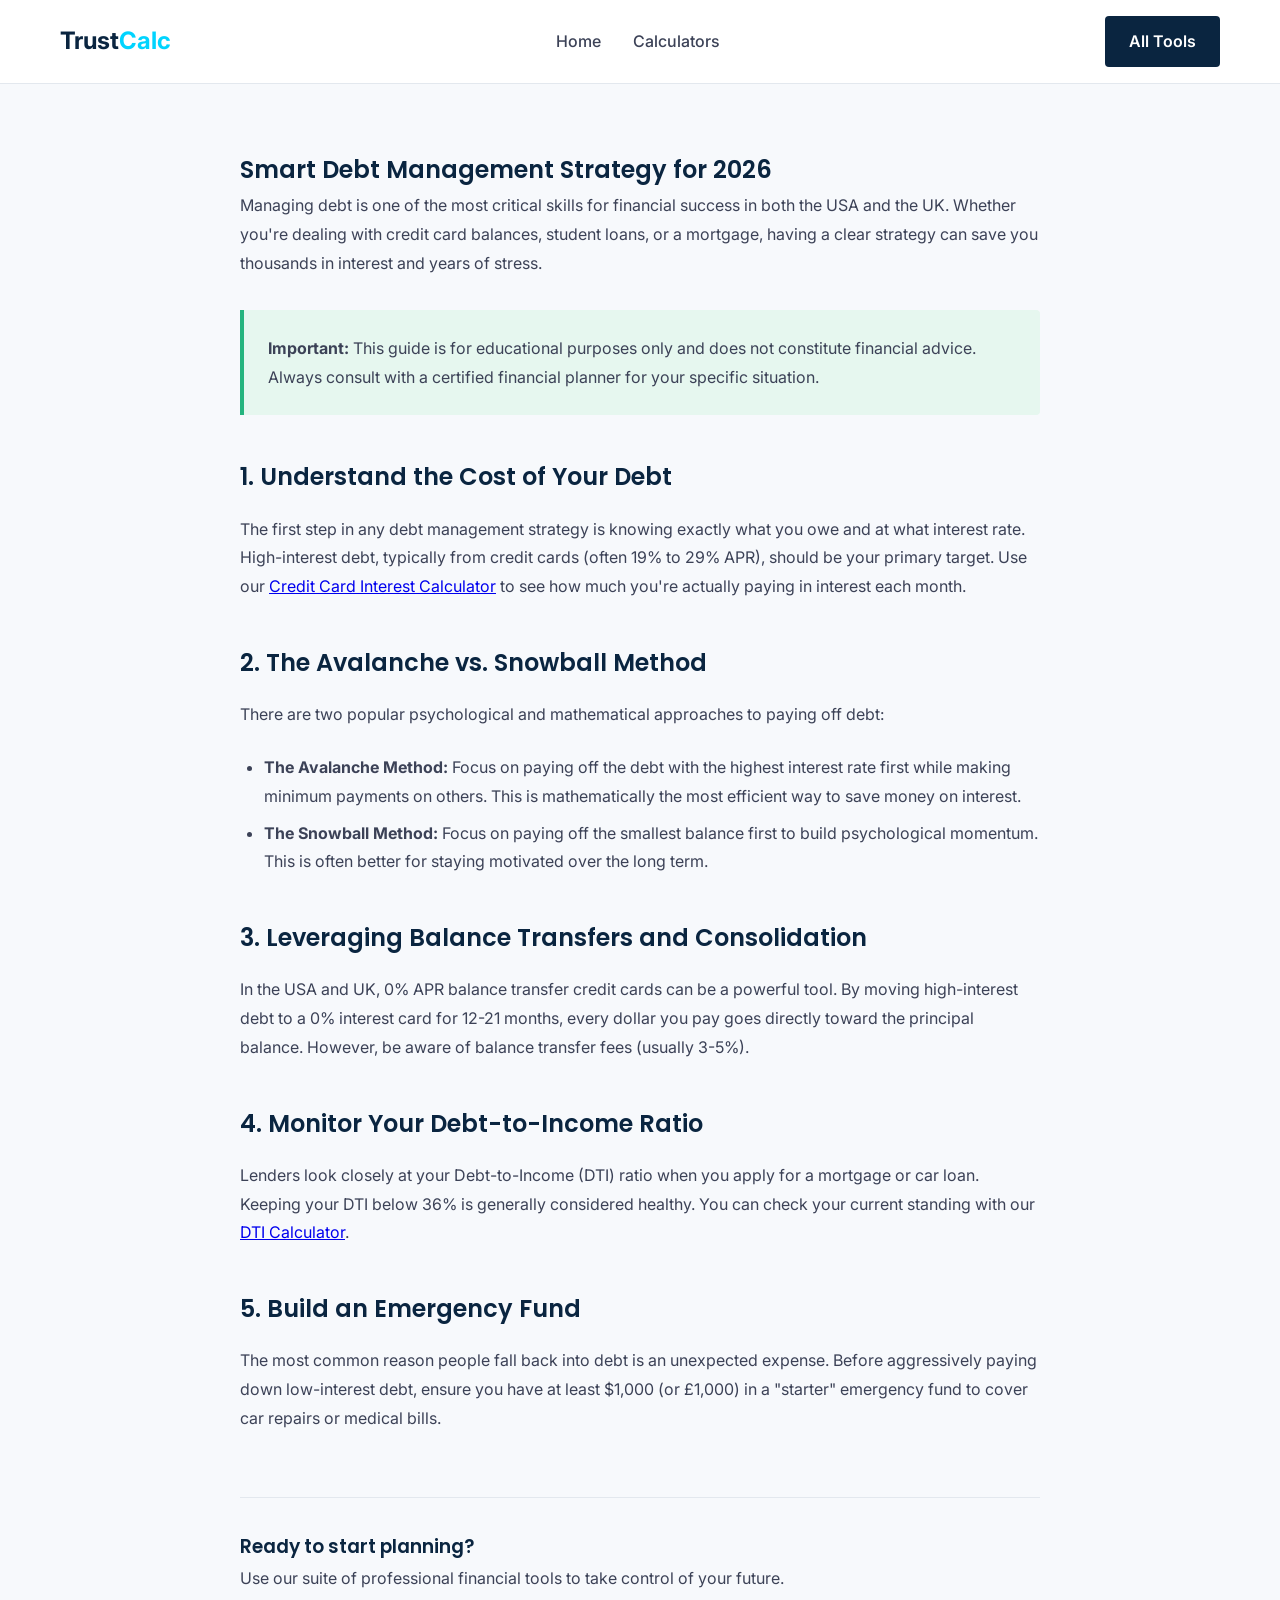
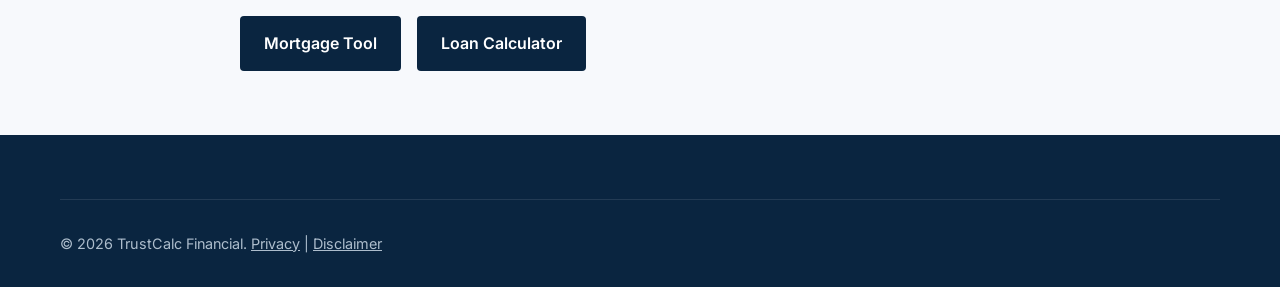
<file: calculators/guide-debt-management.html>
<!DOCTYPE html>
<html lang="en">
<head>
    <meta charset="UTF-8">
    <meta name="viewport" content="width=device-width, initial-scale=1.0">
    <title>Smart Debt Management Strategy | TrustCalc Guide</title>
    <meta name="description" content="Learn how to manage and payoff debt effectively in the USA and UK. Strategies for credit cards, loans, and financial stability.">
    
    <!-- Fonts -->
    <link rel="preconnect" href="https://fonts.googleapis.com">
    <link rel="preconnect" href="https://fonts.gstatic.com" crossorigin>
    <link href="https://fonts.googleapis.com/css2?family=Inter:wght@400;500;600&family=Poppins:wght@600;700&display=swap" rel="stylesheet">
    
    <!-- CSS -->
    <link rel="stylesheet" href="../assets/css/main.css">
    <style>
        .guide-content {
            max-width: 800px;
            margin: 4rem auto;
            line-height: 1.8;
        }
        .guide-content h2 { margin-top: 2.5rem; margin-bottom: 1rem; }
        .guide-content p { margin-bottom: 1.5rem; color: var(--text-color); }
        .guide-content ul { margin-bottom: 1.5rem; padding-left: 1.5rem; }
        .guide-content li { margin-bottom: 0.5rem; }
        .tip-box {
            background: #e6f7ef;
            border-left: 4px solid var(--success-color);
            padding: 1.5rem;
            margin: 2rem 0;
            border-radius: 0 4px 4px 0;
        }
    </style>
</head>
<body>
    <header>
        <div class="container nav-wrapper">
            <a href="../index.html" class="logo">Trust<span>Calc</span></a>
            <nav>
                <ul>
                    <li><a href="../index.html">Home</a></li>
                    <li><a href="../index.html#calculators">Calculators</a></li>
                </ul>
            </nav>
            <a href="../index.html#calculators" class="btn btn-primary">All Tools</a>
        </div>
    </header>

    <main class="container">
        <article class="guide-content">
            <h1>Smart Debt Management Strategy for 2026</h1>
            <p>Managing debt is one of the most critical skills for financial success in both the USA and the UK. Whether you're dealing with credit card balances, student loans, or a mortgage, having a clear strategy can save you thousands in interest and years of stress.</p>

            <div class="tip-box">
                <strong>Important:</strong> This guide is for educational purposes only and does not constitute financial advice. Always consult with a certified financial planner for your specific situation.
            </div>

            <h2>1. Understand the Cost of Your Debt</h2>
            <p>The first step in any debt management strategy is knowing exactly what you owe and at what interest rate. High-interest debt, typically from credit cards (often 19% to 29% APR), should be your primary target. Use our <a href="credit-card.html">Credit Card Interest Calculator</a> to see how much you're actually paying in interest each month.</p>

            <h2>2. The Avalanche vs. Snowball Method</h2>
            <p>There are two popular psychological and mathematical approaches to paying off debt:</p>
            <ul>
                <li><strong>The Avalanche Method:</strong> Focus on paying off the debt with the highest interest rate first while making minimum payments on others. This is mathematically the most efficient way to save money on interest.</li>
                <li><strong>The Snowball Method:</strong> Focus on paying off the smallest balance first to build psychological momentum. This is often better for staying motivated over the long term.</li>
            </ul>

            <h2>3. Leveraging Balance Transfers and Consolidation</h2>
            <p>In the USA and UK, 0% APR balance transfer credit cards can be a powerful tool. By moving high-interest debt to a 0% interest card for 12-21 months, every dollar you pay goes directly toward the principal balance. However, be aware of balance transfer fees (usually 3-5%).</p>

            <h2>4. Monitor Your Debt-to-Income Ratio</h2>
            <p>Lenders look closely at your Debt-to-Income (DTI) ratio when you apply for a mortgage or car loan. Keeping your DTI below 36% is generally considered healthy. You can check your current standing with our <a href="dti.html">DTI Calculator</a>.</p>

            <h2>5. Build an Emergency Fund</h2>
            <p>The most common reason people fall back into debt is an unexpected expense. Before aggressively paying down low-interest debt, ensure you have at least $1,000 (or £1,000) in a "starter" emergency fund to cover car repairs or medical bills.</p>

            <div style="margin-top: 4rem; padding-top: 2rem; border-top: 1px solid var(--border-color);">
                <h3>Ready to start planning?</h3>
                <p>Use our suite of professional financial tools to take control of your future.</p>
                <div style="display: flex; gap: 1rem; margin-top: 1rem;">
                    <a href="mortgage.html" class="btn btn-primary">Mortgage Tool</a>
                    <a href="loan.html" class="btn btn-primary">Loan Calculator</a>
                </div>
            </div>
        </article>
    </main>

    <footer>
        <div class="container">
            <div class="footer-bottom">
                <p>&copy; 2026 TrustCalc Financial. <a href="../legal/privacy-policy.html" style="color: #adbdcc;">Privacy</a> | <a href="../legal/disclaimer.html" style="color: #adbdcc;">Disclaimer</a></p>
            </div>
        </div>
    </footer>
</body>
</html>
</file>
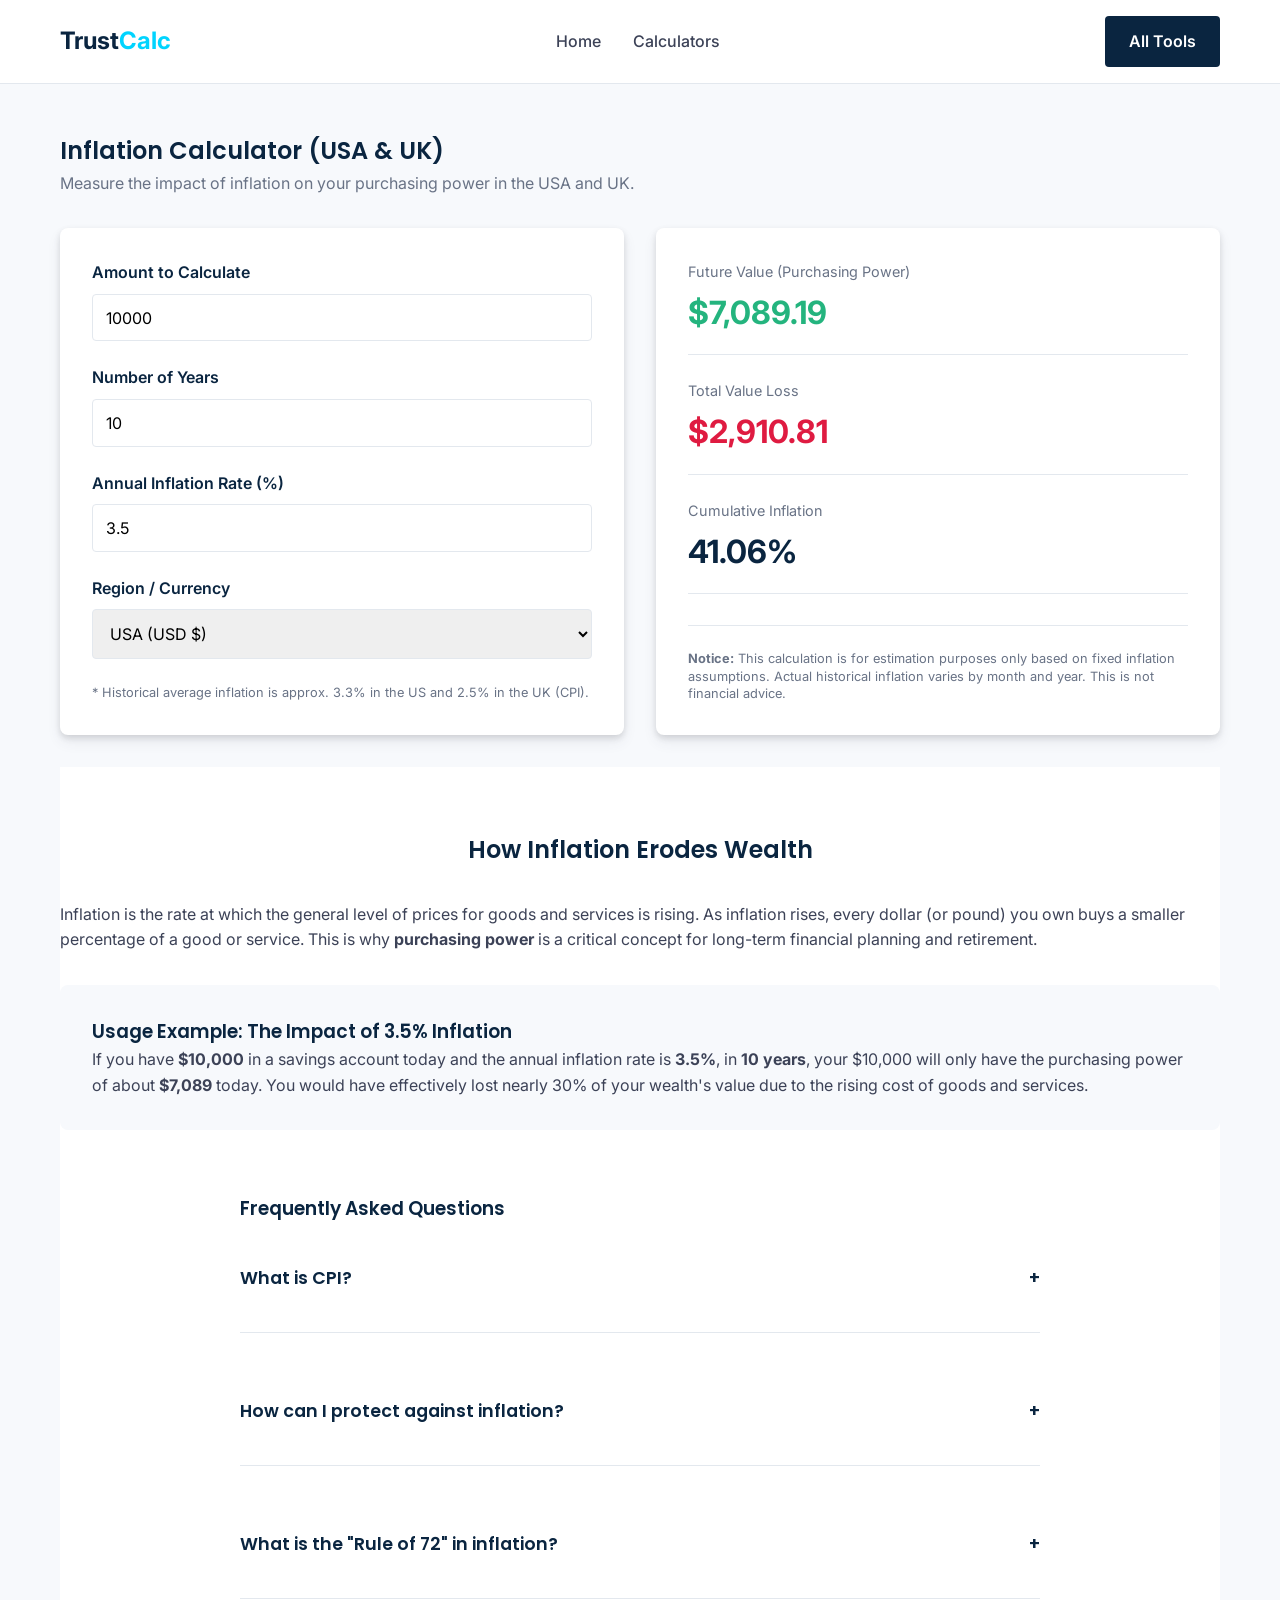
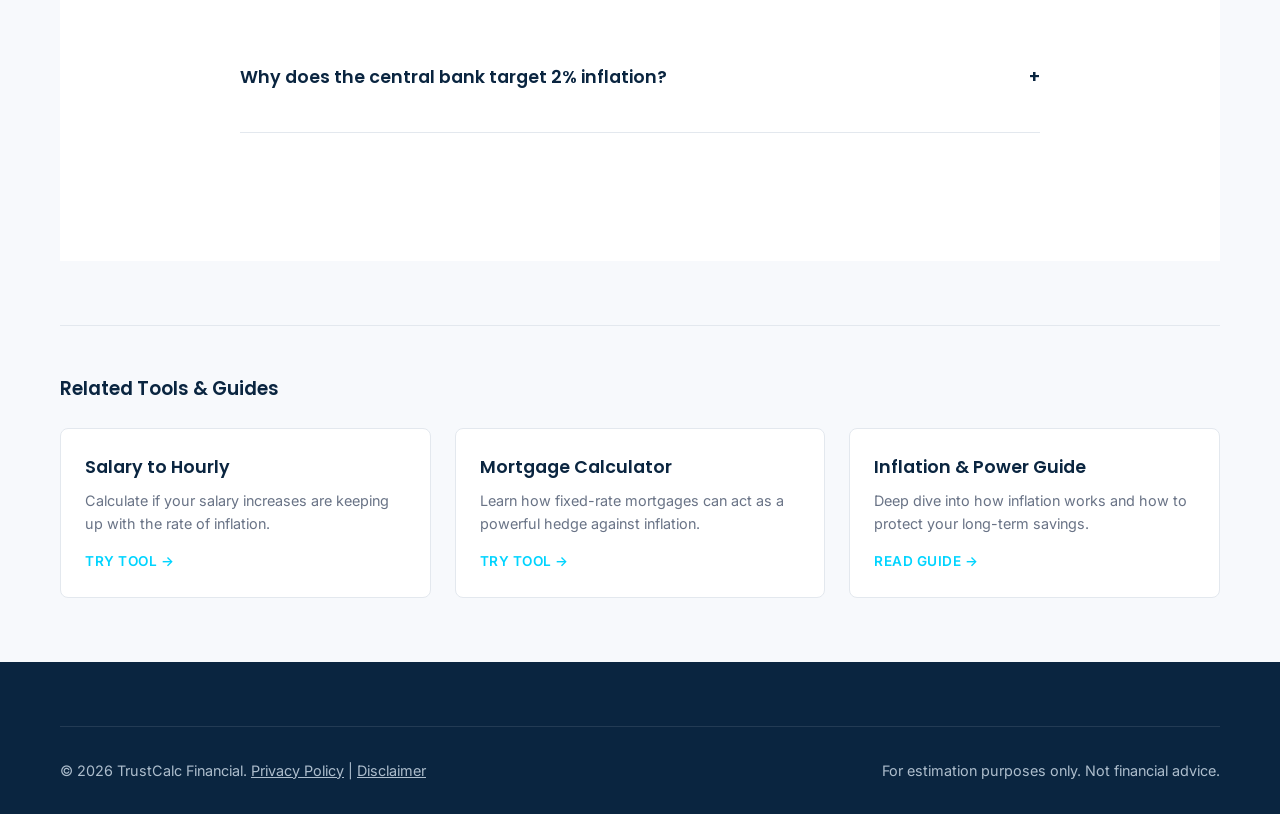
<file: calculators/inflation.html>
<!DOCTYPE html>
<html lang="en">
<head>
    <meta charset="UTF-8">
    <meta name="viewport" content="width=device-width, initial-scale=1.0">
    <title>Inflation Calculator 2026 - Purchasing Power & Future Value (USA + UK) | TrustCalc</title>
    <meta name="description" content="Free inflation calculator for USA and UK. See how inflation affects your cash and savings over time with clear year-by-year output.">
    <meta name="keywords" content="inflation calculator, purchasing power calculator, cpi calculator, future value calculator, inflation rate simulator">
    
    <!-- Open Graph / Facebook -->
    <meta property="og:type" content="website">
    <meta property="og:url" content="https://jmadhavp.github.io/trustcalc/calculators/inflation.html">
    <meta property="og:title" content="Inflation Calculator 2026 - TrustCalc">
    <meta property="og:description" content="Quickly calculate your future value after inflation and preserve purchasing power.">
    <meta property="og:image" content="https://jmadhavp.github.io/trustcalc/assets/images/inflation-og.jpg">
    <meta property="og:image:alt" content="Inflation impact calculator">
    
    <!-- Twitter -->
    <meta name="twitter:card" content="summary">
    <meta name="twitter:url" content="https://jmadhavp.github.io/trustcalc/calculators/inflation.html">
    <meta name="twitter:title" content="Inflation Calculator USA & UK – TrustCalc">
    <meta name="twitter:description" content="See how inflation erosive your wealth over time.">
    
    <link rel="canonical" href="https://jmadhavp.github.io/trustcalc/calculators/inflation.html">
    
    <!-- Fonts -->
    <link rel="preconnect" href="https://fonts.googleapis.com">
    <link rel="preconnect" href="https://fonts.gstatic.com" crossorigin>
    <link href="https://fonts.googleapis.com/css2?family=Inter:wght@400;500;600&family=Poppins:wght@600;700&display=swap" rel="stylesheet">
    
    <!-- CSS -->
    <link rel="stylesheet" href="../assets/css/main.css">
    <link rel="stylesheet" href="../assets/css/calculator.css">

    <!-- JSON-LD FAQ Schema -->
    <script type="application/ld+json">
    {
      "@context": "https://schema.org",
      "@type": "FAQPage",
      "mainEntity": [
        {
          "@type": "Question",
          "name": "What is CPI?",
          "acceptedAnswer": {
            "@type": "Answer",
            "text": "The Consumer Price Index (CPI) measures the average change over time in the prices paid by urban consumers for a market basket of consumer goods and services. It is the most common measure of inflation in both the US and the UK."
          }
        },
        {
          "@type": "Question",
          "name": "How can I protect against inflation?",
          "acceptedAnswer": {
            "@type": "Answer",
            "text": "To protect your wealth, you need your money to grow faster than the inflation rate. This typically involves investing in assets like stocks, real estate, or inflation-protected bonds (such as TIPS in the US or Index-Linked Gilts in the UK)."
          }
        },
        {
          "@type": "Question",
          "name": "What is the 'Rule of 72' in inflation?",
          "acceptedAnswer": {
            "@type": "Answer",
            "text": "The Rule of 72 is a quick way to estimate how long it will take for the value of your money to be cut in half. Divide 72 by the annual inflation rate. For example, at 3% inflation, your purchasing power will halve in 24 years."
          }
        },
        {
          "@type": "Question",
          "name": "Why does the central bank target 2% inflation?",
          "acceptedAnswer": {
            "@type": "Answer",
            "text": "A small, predictable amount of inflation (usually 2%) is considered healthy for the economy. It encourages consumers to spend and invest rather than hoarding cash, which can lead to economic stagnation."
          }
        }
      ]
    }
    </script>

    <script type="application/ld+json">
    {
      "@context": "https://schema.org",
      "@type": "BreadcrumbList",
      "itemListElement": [
        {"@type":"ListItem","position":1,"name":"Home","item":"https://jmadhavp.github.io/trustcalc/"},
        {"@type":"ListItem","position":2,"name":"Inflation Calculator","item":"https://jmadhavp.github.io/trustcalc/calculators/inflation.html"}
      ]
    }
    </script>

    <script type="application/ld+json">
    {
      "@context": "https://schema.org",
      "@type": "HowTo",
      "name": "How to use TrustCalc Inflation Calculator",
      "description": "Quick steps to estimate purchasing power loss over time.",
      "step": [
        {"@type":"HowToStep","name":"Enter your starting amount","text":"Input the amount you want to evaluate."},
        {"@type":"HowToStep","name":"Select duration and inflation rate","text":"Set years and expected annual inflation rate."},
        {"@type":"HowToStep","name":"Review your future value","text":"See the projected purchasing power and loss."}
      ]
    }
    </script>
</head>
<body>
    <header>
        <div class="container nav-wrapper">
            <a href="../index.html" class="logo">Trust<span>Calc</span></a>
            <nav>
                <ul>
                    <li><a href="../index.html">Home</a></li>
                    <li><a href="../index.html#calculators">Calculators</a></li>
                </ul>
            </nav>
            <a href="../index.html#calculators" class="btn btn-primary">All Tools</a>
        </div>
    </header>

    <main class="container">
        <section style="margin-top: 3rem;">
            <h1>Inflation Calculator (USA & UK)</h1>
            <p style="color: var(--text-light);">Measure the impact of inflation on your purchasing power in the USA and UK.</p>
        </section>

        <div class="calc-container">
            <!-- Inputs -->
            <div class="calc-inputs">
                <div class="input-group">
                    <label for="startingAmount">Amount to Calculate</label>
                    <input type="number" id="startingAmount" value="10000" step="100">
                </div>

                <div class="input-group">
                    <label for="years">Number of Years</label>
                    <input type="number" id="years" value="10" min="1" max="100">
                </div>

                <div class="input-group">
                    <label for="inflationRate">Annual Inflation Rate (%)</label>
                    <input type="number" id="inflationRate" value="3.5" step="0.1">
                </div>

                <div class="input-group">
                    <label for="currency">Region / Currency</label>
                    <select id="currency">
                        <option value="US">USA (USD $)</option>
                        <option value="UK">UK (GBP £)</option>
                    </select>
                </div>
                
                <p style="font-size: 0.8rem; color: var(--text-light); margin-top: 1rem;">
                    * Historical average inflation is approx. 3.3% in the US and 2.5% in the UK (CPI).
                </p>
            </div>

            <!-- Results -->
            <div class="calc-results">
                <div class="result-item">
                    <div class="result-label">Future Value (Purchasing Power)</div>
                    <div id="futureValue" class="result-value highlight">$0.00</div>
                </div>

                <div class="result-item">
                    <div class="result-label">Total Value Loss</div>
                    <div id="totalLoss" class="result-value" style="color: var(--error-color);">$0.00</div>
                </div>

                <div class="result-item">
                    <div class="result-label">Cumulative Inflation</div>
                    <div id="cumulativeInflation" class="result-value">0%</div>
                </div>

                <div style="margin-top: auto; padding-top: 1.5rem; border-top: 1px solid var(--border-color); font-size: 0.8rem; color: var(--text-light); line-height: 1.4;">
                    <strong>Notice:</strong> This calculation is for estimation purposes only based on fixed inflation assumptions. Actual historical inflation varies by month and year. This is not financial advice.
                </div>
            </div>
        </div>

        <section class="seo-section">
            <h2>How Inflation Erodes Wealth</h2>
            <p>Inflation is the rate at which the general level of prices for goods and services is rising. As inflation rises, every dollar (or pound) you own buys a smaller percentage of a good or service. This is why <strong>purchasing power</strong> is a critical concept for long-term financial planning and retirement.</p>
            
            <div style="margin: 2rem 0; padding: 2rem; background: var(--bg-color); border-radius: 8px;">
                <h3>Usage Example: The Impact of 3.5% Inflation</h3>
                <p>If you have <strong>$10,000</strong> in a savings account today and the annual inflation rate is <strong>3.5%</strong>, in <strong>10 years</strong>, your $10,000 will only have the purchasing power of about <strong>$7,089</strong> today. You would have effectively lost nearly 30% of your wealth's value due to the rising cost of goods and services.</p>
            </div>
            
            <div class="faq-container">
                <h3>Frequently Asked Questions</h3>
                <div class="faq-item">
                    <div class="faq-question">What is CPI? <span>+</span></div>
                    <div class="faq-answer">The Consumer Price Index (CPI) measures the average change over time in the prices paid by urban consumers for a market basket of consumer goods and services. It is the most common measure of inflation in both the US and the UK.</div>
                </div>
                <div class="faq-item">
                    <div class="faq-question">How can I protect against inflation? <span>+</span></div>
                    <div class="faq-answer">To protect your wealth, you need your money to grow faster than the inflation rate. This typically involves investing in assets like stocks, real estate, or inflation-protected bonds (such as TIPS in the US or Index-Linked Gilts in the UK).</div>
                </div>
                <div class="faq-item">
                    <div class="faq-question">What is the "Rule of 72" in inflation? <span>+</span></div>
                    <div class="faq-answer">The Rule of 72 is a quick way to estimate how long it will take for the value of your money to be cut in half. Divide 72 by the annual inflation rate. For example, at 3% inflation, your purchasing power will halve in 24 years.</div>
                </div>
                <div class="faq-item">
                    <div class="faq-question">Why does the central bank target 2% inflation? <span>+</span></div>
                    <div class="faq-answer">A small, predictable amount of inflation (usually 2%) is considered healthy for the economy. It encourages consumers to spend and invest rather than hoarding cash, which can lead to economic stagnation.</div>
                </div>
            </div>
        </section>

        <!-- Related Tools & Guides -->
        <section class="related-tools">
            <h3>Related Tools & Guides</h3>
            <div class="related-grid">
                <a href="salary-to-hourly.html" class="related-card">
                    <h4>Salary to Hourly</h4>
                    <p>Calculate if your salary increases are keeping up with the rate of inflation.</p>
                    <span class="learn-more">Try Tool →</span>
                </a>
                <a href="mortgage.html" class="related-card">
                    <h4>Mortgage Calculator</h4>
                    <p>Learn how fixed-rate mortgages can act as a powerful hedge against inflation.</p>
                    <span class="learn-more">Try Tool →</span>
                </a>
                <a href="../guides/understanding-inflation-purchasing-power.html" class="related-card">
                    <h4>Inflation & Power Guide</h4>
                    <p>Deep dive into how inflation works and how to protect your long-term savings.</p>
                    <span class="learn-more">Read Guide →</span>
                </a>
            </div>
        </section>
    </main>

    <footer>
        <div class="container">
            <div class="footer-bottom">
                <p>&copy; 2026 TrustCalc Financial. <a href="../legal/privacy-policy.html" style="color: #adbdcc;">Privacy Policy</a> | <a href="../legal/disclaimer.html" style="color: #adbdcc;">Disclaimer</a></p>
                <p>For estimation purposes only. Not financial advice.</p>
            </div>
        </div>
    </footer>

    <script src="../assets/js/common.js"></script>
    <script src="../assets/js/inflation.js"></script>
</body>
</html>
</file>
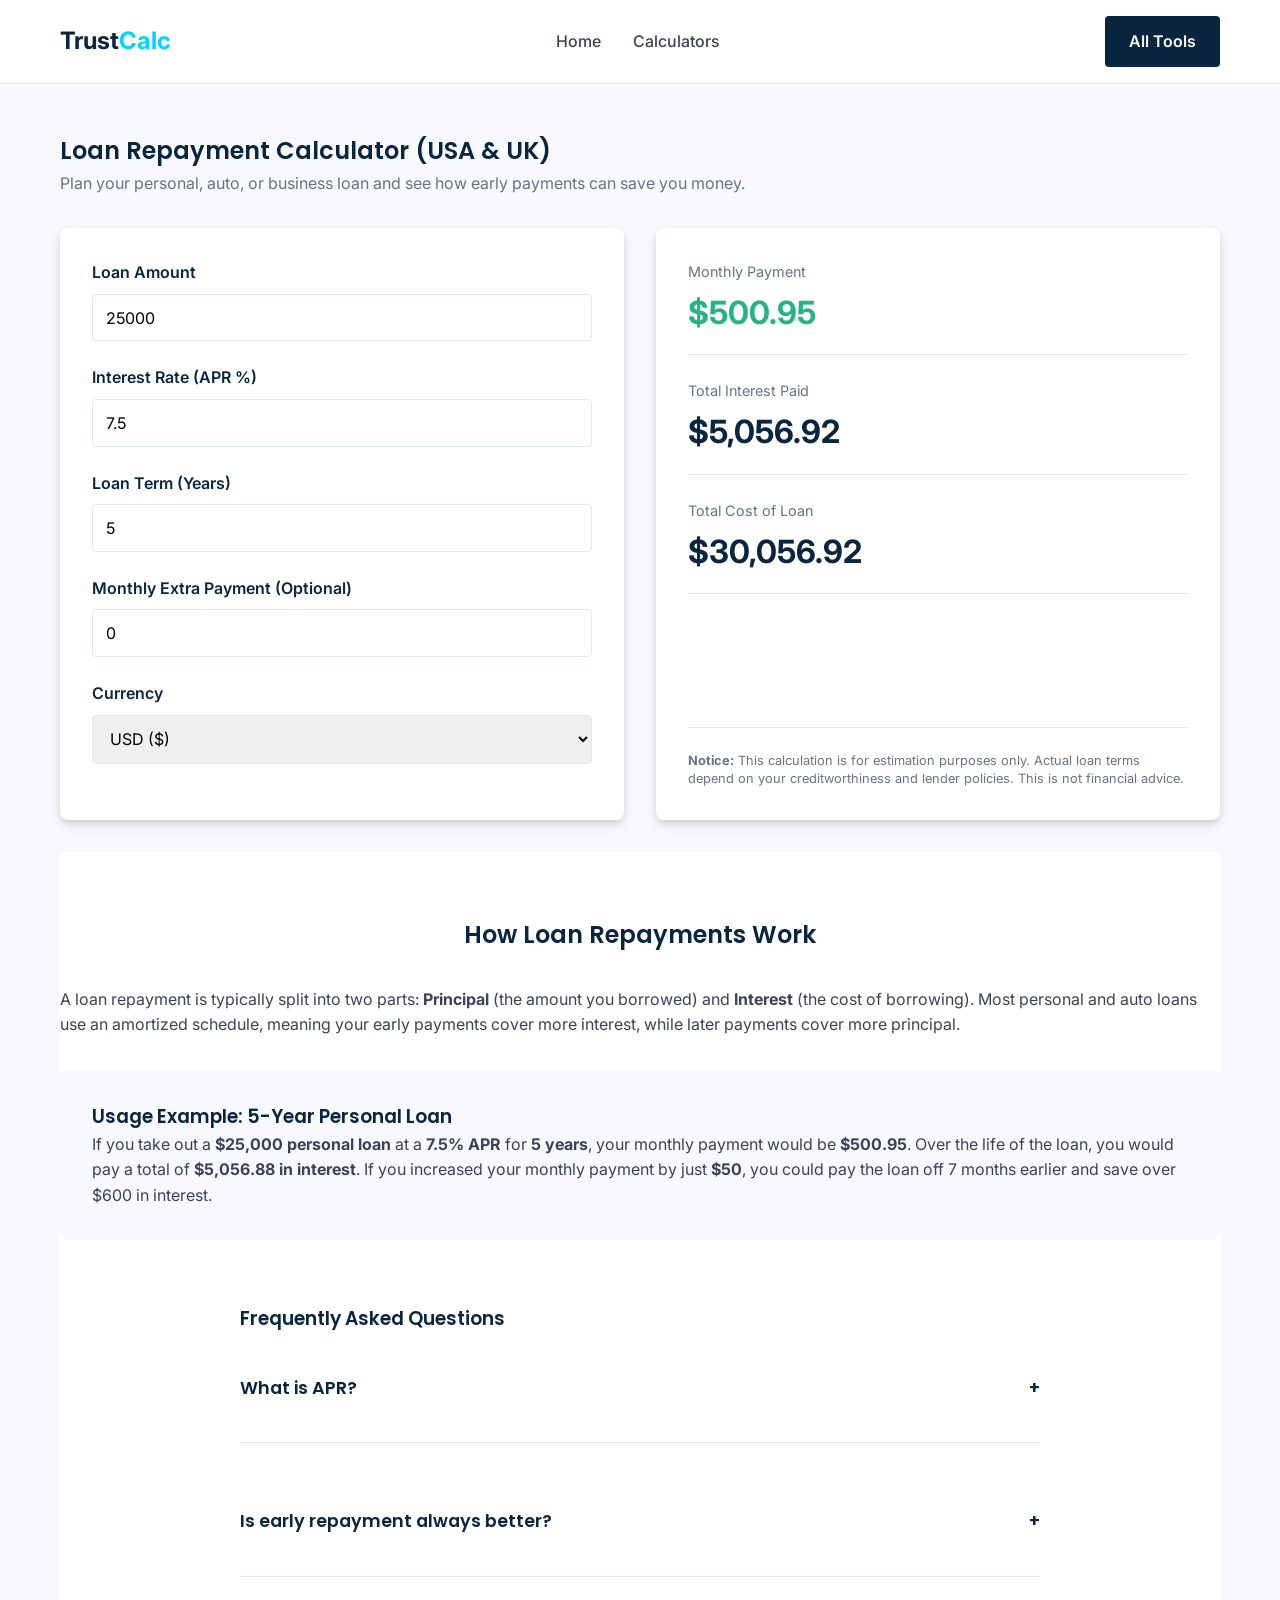
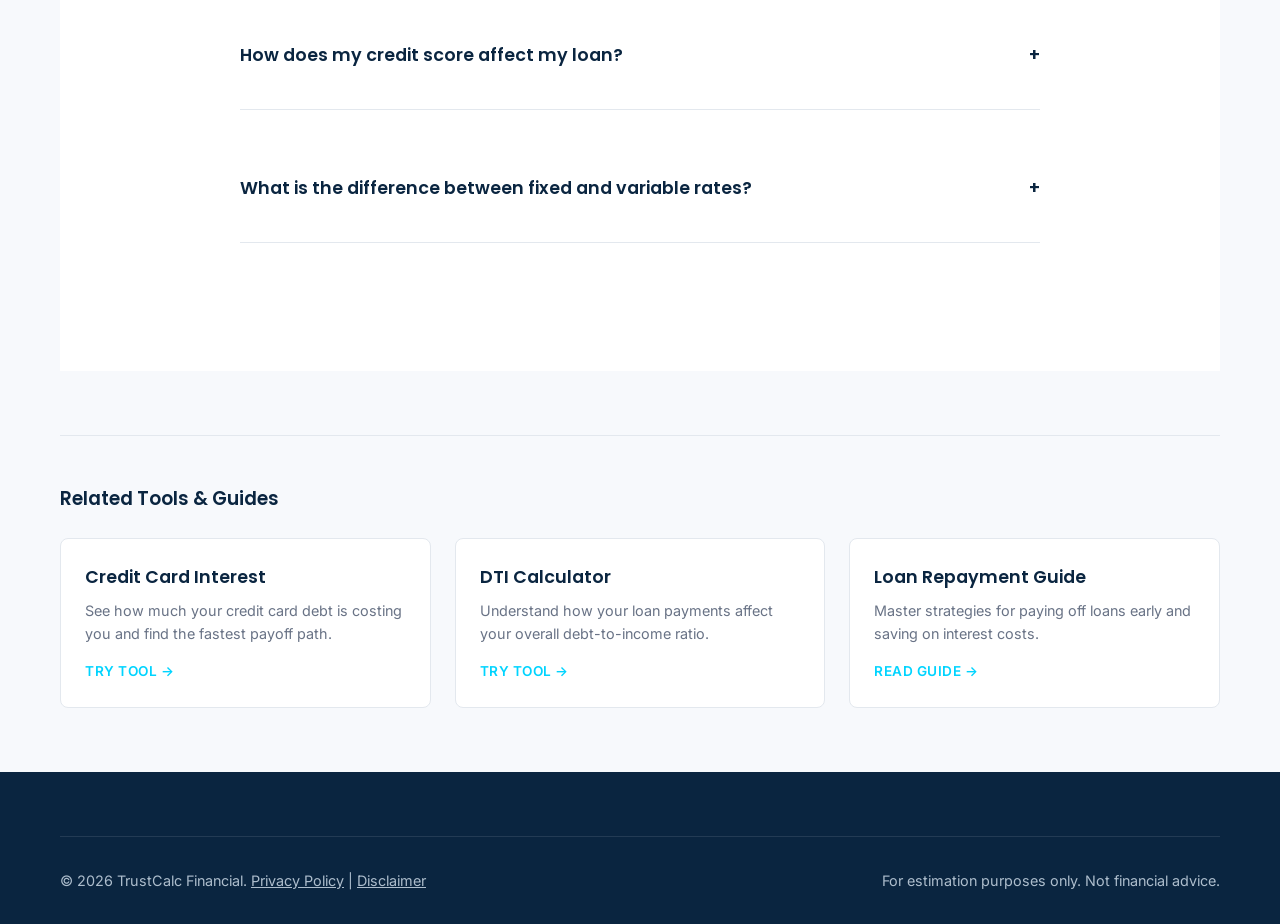
<file: calculators/loan.html>
<!DOCTYPE html>
<html lang="en">
<head>
    <meta charset="UTF-8">
    <meta name="viewport" content="width=device-width, initial-scale=1.0">
    <title>Loan Repayment Calculator 2026 - Personal, Auto & Business (USA + UK) | TrustCalc</title>
    <meta name="description" content="Free loan repayment calculator (USA/UK) for personal, auto and business loans. See monthly payments, total interest, and early payoff savings in 30 seconds.">
    <meta name="keywords" content="loan repayment calculator, personal loan calculator, auto loan calculator, business loan calculator, early payoff savings, APR calculator">
    
    <!-- Open Graph / Facebook -->
    <meta property="og:type" content="website">
    <meta property="og:url" content="https://jmadhavp.github.io/trustcalc/calculators/loan.html">
    <meta property="og:title" content="Loan Repayment Calculator 2026 - TrustCalc">
    <meta property="og:description" content="Free loan calculator for monthly payments and interest savings. Compare scenarios in seconds.">
    <meta property="og:image" content="https://jmadhavp.github.io/trustcalc/assets/images/loan-og.jpg">
    <meta property="og:image:alt" content="Loan repayment calculator in TrustCalc">
    
    <!-- Twitter -->
    <meta name="twitter:card" content="summary">
    <meta name="twitter:url" content="https://jmadhavp.github.io/trustcalc/calculators/loan.html">
    <meta name="twitter:title" content="Loan Repayment Calculator – TrustCalc">
    <meta name="twitter:description" content="Calculate monthly loan repayments and simulate early payoffs.">
    
    <link rel="canonical" href="https://jmadhavp.github.io/trustcalc/calculators/loan.html">
    
    <!-- Fonts -->
    <link rel="preconnect" href="https://fonts.googleapis.com">
    <link rel="preconnect" href="https://fonts.gstatic.com" crossorigin>
    <link href="https://fonts.googleapis.com/css2?family=Inter:wght@400;500;600&family=Poppins:wght@600;700&display=swap" rel="stylesheet">
    
    <!-- CSS -->
    <link rel="stylesheet" href="../assets/css/main.css">
    <link rel="stylesheet" href="../assets/css/calculator.css">

    <!-- JSON-LD FAQ Schema -->
    <script type="application/ld+json">
    {
      "@context": "https://schema.org",
      "@type": "FAQPage",
      "mainEntity": [
        {
          "@type": "Question",
          "name": "What is APR?",
          "acceptedAnswer": {
            "@type": "Answer",
            "text": "Annual Percentage Rate (APR) includes the interest rate plus any mandatory fees charged by the lender (like origination fees), giving you a more accurate view of the total cost of borrowing."
          }
        },
        {
          "@type": "Question",
          "name": "Is early loan repayment always better?",
          "acceptedAnswer": {
            "@type": "Answer",
            "text": "Usually yes, as it reduces the total interest paid. However, check if your lender has 'prepayment penalties' before making large extra payments. In the UK, early settlement fees are often capped at 1-2 months of interest."
          }
        },
        {
          "@type": "Question",
          "name": "How does my credit score affect my loan?",
          "acceptedAnswer": {
            "@type": "Answer",
            "text": "Your credit score is the primary factor in determining your APR. A higher score typically unlocks lower rates, which can save you thousands of dollars or pounds over the life of a loan."
          }
        },
        {
          "@type": "Question",
          "name": "What is the difference between fixed and variable rates?",
          "acceptedAnswer": {
            "@type": "Answer",
            "text": "A fixed rate stays the same for the entire term, ensuring predictable monthly payments. A variable rate can change based on market conditions, meaning your payments could increase or decrease over time."
          }
        }
      ]
    }
    </script>
    <script type="application/ld+json">
    {
      "@context": "https://schema.org",
      "@type": "BreadcrumbList",
      "itemListElement": [
        {
          "@type": "ListItem",
          "position": 1,
          "name": "Home",
          "item": "https://jmadhavp.github.io/trustcalc/"
        },
        {
          "@type": "ListItem",
          "position": 2,
          "name": "Loan Repayment Calculator",
          "item": "https://jmadhavp.github.io/trustcalc/calculators/loan.html"
        }
      ]
    }
    </script>

    <script type="application/ld+json">
    {
      "@context": "https://schema.org",
      "@type": "HowTo",
      "name": "How to use TrustCalc Loan Repayment Calculator",
      "description": "Step-by-step guide to calculate loan monthly payments, total interest, and savings from early payoff.",
      "step": [
        {
          "@type": "HowToStep",
          "name": "Enter loan details",
          "text": "Input loan amount, APR, and loan term. Optionally add monthly extra payment for early payoff simulation."
        },
        {
          "@type": "HowToStep",
          "name": "Choose currency and loan type",
          "text": "Select USD or GBP and specify whether it is a personal, auto, or business loan."
        },
        {
          "@type": "HowToStep",
          "name": "Review results",
          "text": "See monthly payment, total interest, and a summary showing how extra payments shorten your term."
        }
      ]
    }
    </script></head>
<body>
    <header>
        <div class="container nav-wrapper">
            <a href="../index.html" class="logo">Trust<span>Calc</span></a>
            <nav>
                <ul>
                    <li><a href="../index.html" data-i18n="home">Home</a></li>
                    <li><a href="../index.html#calculators" data-i18n="calculators">Calculators</a></li>
                </ul>
            </nav>
            <a href="../index.html#calculators" class="btn btn-primary" data-i18n="allTools">All Tools</a>
        </div>
    </header>

    <main class="container">
        <section style="margin-top: 3rem;">
            <h1>Loan Repayment Calculator (USA & UK)</h1>
            <p style="color: var(--text-light);">Plan your personal, auto, or business loan and see how early payments can save you money.</p>
        </section>

        <div class="calc-container">
            <!-- Inputs -->
            <div class="calc-inputs">
                <div class="input-group">
                    <label for="loanAmount">Loan Amount</label>
                    <input type="number" id="loanAmount" value="25000" step="500">
                </div>

                <div class="input-group">
                    <label for="interestRate">Interest Rate (APR %)</label>
                    <input type="number" id="interestRate" value="7.5" step="0.1">
                </div>

                <div class="input-group">
                    <label for="loanTerm">Loan Term (Years)</label>
                    <input type="number" id="loanTerm" value="5" min="1" max="30">
                </div>

                <div class="input-group">
                    <label for="earlyPayment">Monthly Extra Payment (Optional)</label>
                    <input type="number" id="earlyPayment" value="0" step="50">
                </div>

                <div class="input-group">
                    <label for="currency">Currency</label>
                    <select id="currency">
                        <option value="US">USD ($)</option>
                        <option value="UK">GBP (£)</option>
                    </select>
                </div>
            </div>

            <!-- Results -->
            <div class="calc-results">
                <div class="result-item">
                    <div class="result-label">Monthly Payment</div>
                    <div id="monthlyPayment" class="result-value highlight">$0.00</div>
                </div>

                <div class="result-item">
                    <div class="result-label">Total Interest Paid</div>
                    <div id="totalInterest" class="result-value">$0.00</div>
                </div>

                <div class="result-item">
                    <div class="result-label">Total Cost of Loan</div>
                    <div id="totalCost" class="result-value">$0.00</div>
                </div>

                <div id="savingsBox" class="result-item" style="display: none; background: #e6f7ef; padding: 1rem; border-radius: 4px; border: 1px solid var(--success-color);">
                    <div class="result-label" style="color: var(--success-color);">Interest Saved with Extra Payments</div>
                    <div id="interestSaved" class="result-value" style="color: var(--success-color);">$0.00</div>
                </div>

                <div style="margin-top: auto; padding-top: 1.5rem; border-top: 1px solid var(--border-color); font-size: 0.8rem; color: var(--text-light); line-height: 1.4;">
                    <strong>Notice:</strong> This calculation is for estimation purposes only. Actual loan terms depend on your creditworthiness and lender policies. This is not financial advice.
                </div>
            </div>
        </div>

        <section class="seo-section">
            <h2>How Loan Repayments Work</h2>
            <p>A loan repayment is typically split into two parts: <strong>Principal</strong> (the amount you borrowed) and <strong>Interest</strong> (the cost of borrowing). Most personal and auto loans use an amortized schedule, meaning your early payments cover more interest, while later payments cover more principal.</p>
            
            <div style="margin: 2rem 0; padding: 2rem; background: var(--bg-color); border-radius: 8px;">
                <h3>Usage Example: 5-Year Personal Loan</h3>
                <p>If you take out a <strong>$25,000 personal loan</strong> at a <strong>7.5% APR</strong> for <strong>5 years</strong>, your monthly payment would be <strong>$500.95</strong>. Over the life of the loan, you would pay a total of <strong>$5,056.88 in interest</strong>. If you increased your monthly payment by just <strong>$50</strong>, you could pay the loan off 7 months earlier and save over $600 in interest.</p>
            </div>
            
            <div class="faq-container">
                <h3>Frequently Asked Questions</h3>
                <div class="faq-item">
                    <div class="faq-question">What is APR? <span>+</span></div>
                    <div class="faq-answer">Annual Percentage Rate (APR) includes the interest rate plus any mandatory fees charged by the lender (like origination fees), giving you a more accurate view of the total cost of borrowing.</div>
                </div>
                <div class="faq-item">
                    <div class="faq-question">Is early repayment always better? <span>+</span></div>
                    <div class="faq-answer">Usually yes, as it reduces the total interest paid. However, check if your lender has "prepayment penalties" before making large extra payments. In the UK, early settlement fees are often capped at 1-2 months of interest.</div>
                </div>
                <div class="faq-item">
                    <div class="faq-question">How does my credit score affect my loan? <span>+</span></div>
                    <div class="faq-answer">Your credit score is the primary factor in determining your APR. A higher score typically unlocks lower rates, which can save you thousands of dollars or pounds over the life of a loan.</div>
                </div>
                <div class="faq-item">
                    <div class="faq-question">What is the difference between fixed and variable rates? <span>+</span></div>
                    <div class="faq-answer">A fixed rate stays the same for the entire term, ensuring predictable monthly payments. A variable rate can change based on market conditions, meaning your payments could increase or decrease over time.</div>
                </div>
            </div>
        </section>

        <!-- Related Tools & Guides -->
        <section class="related-tools">
            <h3>Related Tools & Guides</h3>
            <div class="related-grid">
                <a href="credit-card.html" class="related-card">
                    <h4>Credit Card Interest</h4>
                    <p>See how much your credit card debt is costing you and find the fastest payoff path.</p>
                    <span class="learn-more">Try Tool →</span>
                </a>
                <a href="dti.html" class="related-card">
                    <h4>DTI Calculator</h4>
                    <p>Understand how your loan payments affect your overall debt-to-income ratio.</p>
                    <span class="learn-more">Try Tool →</span>
                </a>
                <a href="../guides/personal-loan-repayment-guide.html" class="related-card">
                    <h4>Loan Repayment Guide</h4>
                    <p>Master strategies for paying off loans early and saving on interest costs.</p>
                    <span class="learn-more">Read Guide →</span>
                </a>
            </div>
        </section>
    </main>

    <footer>
        <div class="container">
            <div class="footer-bottom">
                <p>&copy; 2026 TrustCalc Financial. <a href="../legal/privacy-policy.html" style="color: #adbdcc;" data-i18n="privacy">Privacy Policy</a> | <a href="../legal/disclaimer.html" style="color: #adbdcc;" data-i18n="disclaimer">Disclaimer</a></p>
                <p>For estimation purposes only. Not financial advice.</p>
            </div>
        </div>
    </footer>

    <script src="../assets/js/common.js"></script>
    <script src="../assets/js/loan.js"></script>
</body>
</html>
</file>
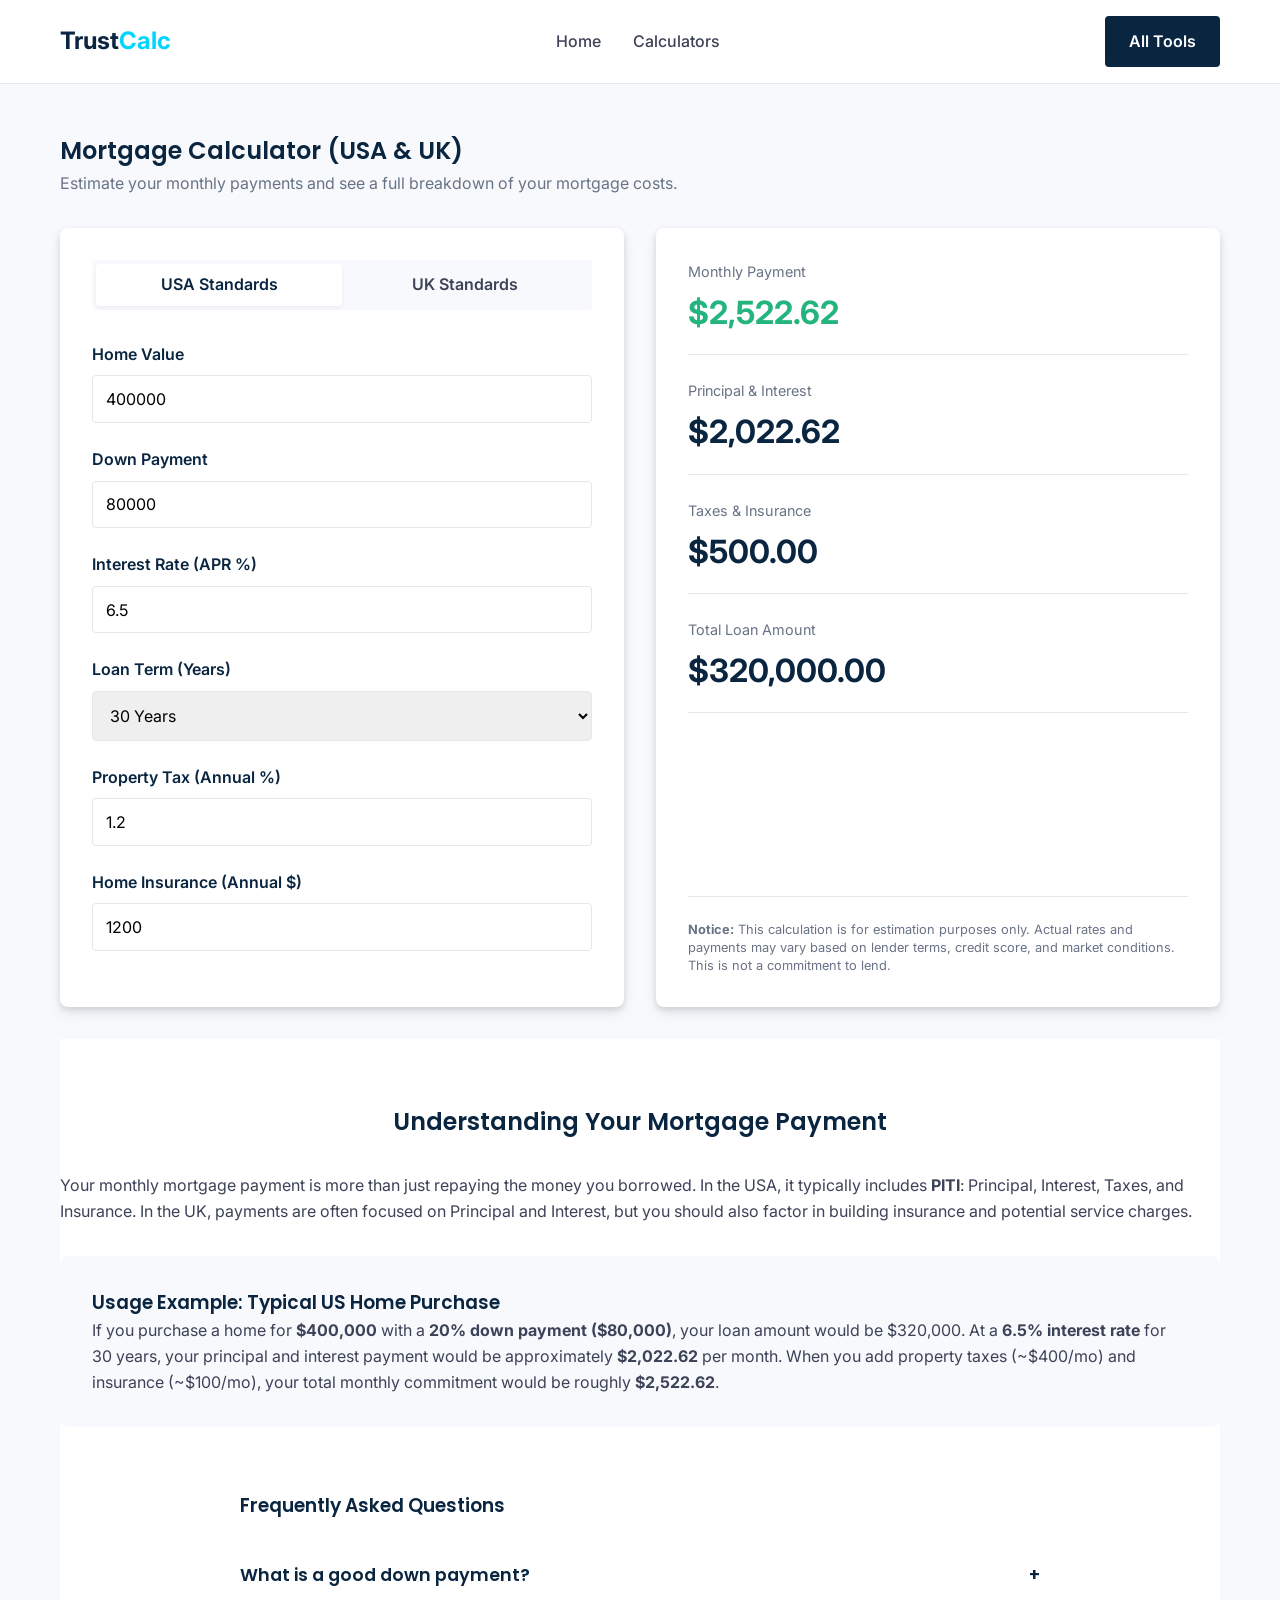
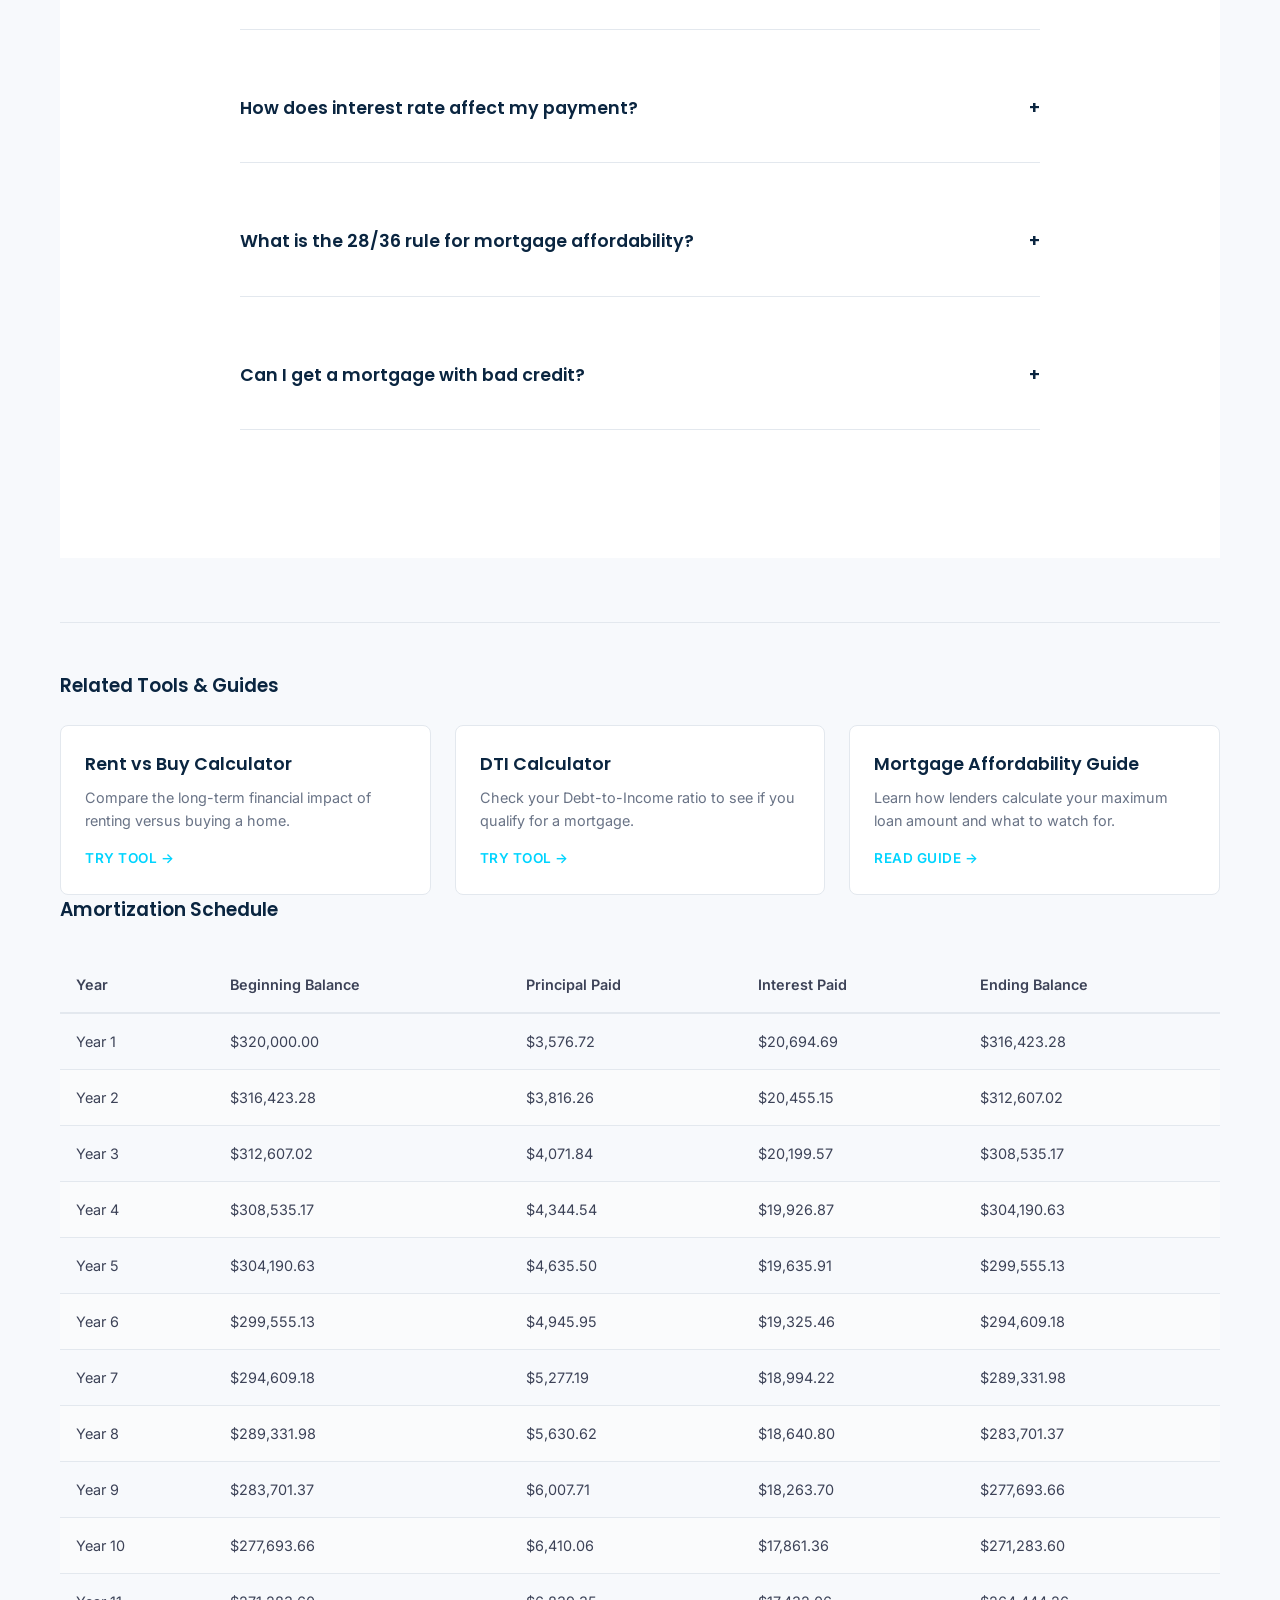
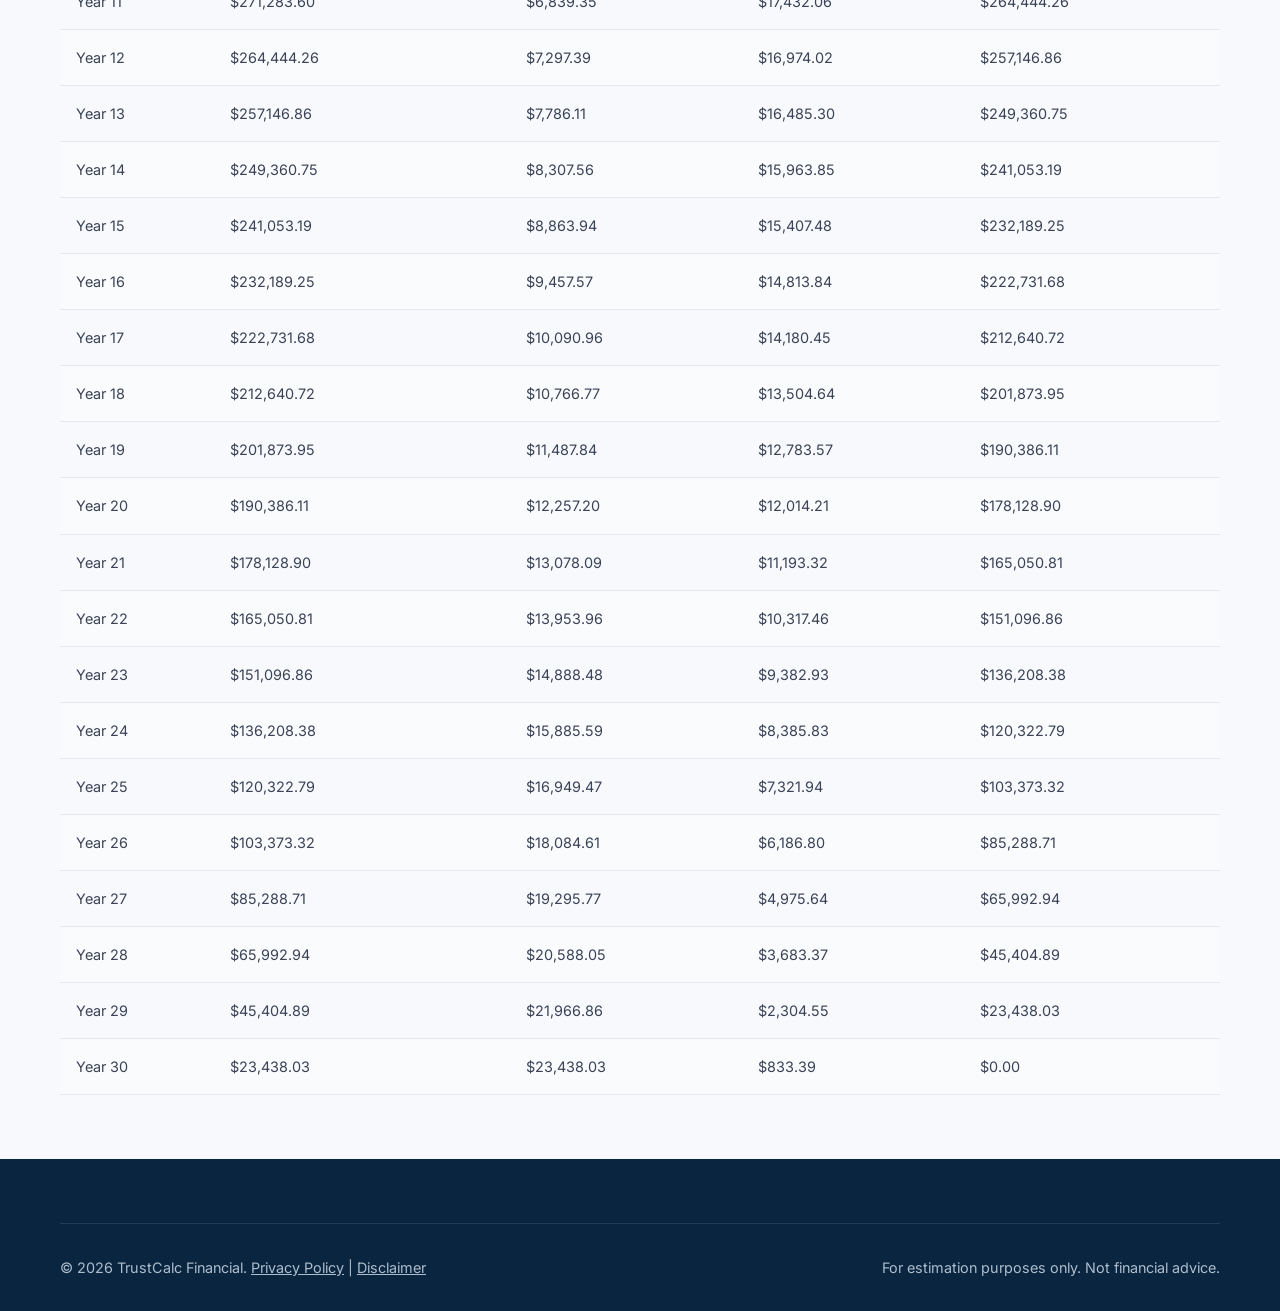
<file: calculators/mortgage.html>
<!DOCTYPE html>
<html lang="en">
<head>
    <meta charset="UTF-8">
    <meta name="viewport" content="width=device-width, initial-scale=1.0">
    <title>Mortgage Calculator USA & UK – Monthly Payment & Amortization | TrustCalc</title>
    <meta name="description" content="Free mortgage calculator for USA and UK. Estimate monthly payments, interest, property tax and full amortization schedule with clear examples.">
    
    <!-- Open Graph / Facebook -->
    <meta property="og:type" content="website">
    <meta property="og:url" content="https://jmadhavp.github.io/trustcalc/calculators/mortgage.html">
    <meta property="og:title" content="Mortgage Calculator USA & UK – TrustCalc">
    <meta property="og:description" content="Estimate your monthly mortgage payments and full amortization schedule for USA and UK.">
    
    <!-- Twitter -->
    <meta name="twitter:card" content="summary">
    <meta name="twitter:url" content="https://jmadhavp.github.io/trustcalc/calculators/mortgage.html">
    <meta name="twitter:title" content="Mortgage Calculator USA & UK – TrustCalc">
    <meta name="twitter:description" content="Free mortgage calculator for USA and UK. Estimate monthly payments and amortization.">
    
    <link rel="canonical" href="https://jmadhavp.github.io/trustcalc/calculators/mortgage.html">
    
    <!-- Fonts -->
    <link rel="preconnect" href="https://fonts.googleapis.com">
    <link rel="preconnect" href="https://fonts.gstatic.com" crossorigin>
    <link href="https://fonts.googleapis.com/css2?family=Inter:wght@400;500;600&family=Poppins:wght@600;700&display=swap" rel="stylesheet">
    
    <!-- CSS -->
    <link rel="stylesheet" href="../assets/css/main.css">
    <link rel="stylesheet" href="../assets/css/calculator.css">

    <!-- JSON-LD FAQ Schema -->
    <script type="application/ld+json">
    {
      "@context": "https://schema.org",
      "@type": "FAQPage",
      "mainEntity": [
        {
          "@type": "Question",
          "name": "What is a good down payment for a mortgage?",
          "acceptedAnswer": {
            "@type": "Answer",
            "text": "While 20% is often recommended to avoid Private Mortgage Insurance (PMI) in the US, many buyers put down as little as 3-5% depending on the loan type. In the UK, a larger deposit (e.g., 10-15%) typically unlocks lower interest rate tiers."
          }
        },
        {
          "@type": "Question",
          "name": "How does interest rate affect my mortgage payment?",
          "acceptedAnswer": {
            "@type": "Answer",
            "text": "Even a 1% difference in interest rates can save or cost you tens of thousands of dollars over the life of a 30-year loan. For example, on a $300,000 loan, 1% extra in interest adds about $200 per month to your payment."
          }
        },
        {
          "@type": "Question",
          "name": "What is the 28/36 rule for mortgage affordability?",
          "acceptedAnswer": {
            "@type": "Answer",
            "text": "The 28/36 rule suggests that your monthly housing costs should not exceed 28% of your gross monthly income, and your total debt payments should not exceed 36%. This is a common benchmark used by US lenders."
          }
        },
        {
          "@type": "Question",
          "name": "Can I get a mortgage with bad credit?",
          "acceptedAnswer": {
            "@type": "Answer",
            "text": "Yes, but it will likely come with a higher interest rate and a larger down payment requirement. In the US, FHA loans are designed for borrowers with lower credit scores. In the UK, specialist lenders offer 'adverse credit' mortgages."
          }
        }
      ]
    }
    </script>

    <script type="application/ld+json">
    {
      "@context": "https://schema.org",
      "@type": "BreadcrumbList",
      "itemListElement": [
        {
          "@type": "ListItem",
          "position": 1,
          "name": "Home",
          "item": "https://jmadhavp.github.io/trustcalc/"
        },
        {
          "@type": "ListItem",
          "position": 2,
          "name": "Mortgage Calculator",
          "item": "https://jmadhavp.github.io/trustcalc/calculators/mortgage.html"
        }
      ]
    }
    </script>

    <script type="application/ld+json">
    {
      "@context": "https://schema.org",
      "@type": "HowTo",
      "name": "Use the TrustCalc Mortgage Calculator",
      "description": "Quick instructions for calculating monthly mortgage payments with TrustCalc.",
      "step": [
        {
          "@type": "HowToStep",
          "name": "Enter home value and down payment",
          "text": "Input your home value and your chosen down payment amount."
        },
        {
          "@type": "HowToStep",
          "name": "Select interest rate and loan term",
          "text": "Set the APR and loan term (e.g., 30 years)."
        },
        {
          "@type": "HowToStep",
          "name": "Review monthly payment and amortization",
          "text": "Read your monthly payment results and check the amortization schedule for total interest paid."
        }
      ]
    }
    </script>
</head>
<body>
    <header>
        <div class="container nav-wrapper">
            <a href="../index.html" class="logo">Trust<span>Calc</span></a>
            <nav>
                <ul>
                    <li><a href="../index.html" data-i18n="home">Home</a></li>
                    <li><a href="../index.html#calculators" data-i18n="calculators">Calculators</a></li>
                </ul>
            </nav>
            <a href="../index.html#calculators" class="btn btn-primary" data-i18n="allTools">All Tools</a>
        </div>
    </header>

    <main class="container">
        <section style="margin-top: 3rem;">
            <h1>Mortgage Calculator (USA & UK)</h1>
            <p style="color: var(--text-light);">Estimate your monthly payments and see a full breakdown of your mortgage costs.</p>
        </section>

        <div class="calc-container">
            <!-- Inputs -->
            <div class="calc-inputs">
                <div class="region-toggle">
                    <div class="region-btn active" data-region="US">USA Standards</div>
                    <div class="region-btn" data-region="UK">UK Standards</div>
                </div>

                <div class="input-group">
                    <label for="homeValue">Home Value</label>
                    <input type="number" id="homeValue" value="400000" step="1000">
                </div>

                <div class="input-group">
                    <label for="downPayment">Down Payment</label>
                    <input type="number" id="downPayment" value="80000" step="1000">
                </div>

                <div class="input-group">
                    <label for="interestRate">Interest Rate (APR %)</label>
                    <input type="number" id="interestRate" value="6.5" step="0.1">
                </div>

                <div class="input-group">
                    <label for="loanTerm">Loan Term (Years)</label>
                    <select id="loanTerm">
                        <option value="30">30 Years</option>
                        <option value="20">20 Years</option>
                        <option value="15">15 Years</option>
                        <option value="10">10 Years</option>
                    </select>
                </div>

                <!-- US Specific Inputs -->
                <div id="us-inputs">
                    <div class="input-group">
                        <label for="propertyTax">Property Tax (Annual %)</label>
                        <input type="number" id="propertyTax" value="1.2" step="0.1">
                    </div>
                    <div class="input-group">
                        <label for="insurance">Home Insurance (Annual $)</label>
                        <input type="number" id="insurance" value="1200" step="100">
                    </div>
                </div>
            </div>

            <!-- Results -->
            <div class="calc-results">
                <div class="result-item">
                    <div class="result-label">Monthly Payment</div>
                    <div id="monthlyPayment" class="result-value highlight">$0.00</div>
                </div>

                <div class="result-item">
                    <div class="result-label">Principal & Interest</div>
                    <div id="principalInterest" class="result-value">$0.00</div>
                </div>

                <div id="taxInsuranceRow" class="result-item">
                    <div class="result-label">Taxes & Insurance</div>
                    <div id="taxesInsurance" class="result-value">$0.00</div>
                </div>

                <div class="result-item">
                    <div class="result-label">Total Loan Amount</div>
                    <div id="totalLoan" class="result-value">$0.00</div>
                </div>

                <div style="margin-top: auto; padding-top: 1.5rem; border-top: 1px solid var(--border-color); font-size: 0.8rem; color: var(--text-light); line-height: 1.4;">
                    <strong>Notice:</strong> This calculation is for estimation purposes only. Actual rates and payments may vary based on lender terms, credit score, and market conditions. This is not a commitment to lend.
                </div>
            </div>
        </div>

        <!-- Educational Content -->
        <section class="seo-section">
            <h2>Understanding Your Mortgage Payment</h2>
            <p>Your monthly mortgage payment is more than just repaying the money you borrowed. In the USA, it typically includes <strong>PITI</strong>: Principal, Interest, Taxes, and Insurance. In the UK, payments are often focused on Principal and Interest, but you should also factor in building insurance and potential service charges.</p>
            
            <div style="margin: 2rem 0; padding: 2rem; background: var(--bg-color); border-radius: 8px;">
                <h3>Usage Example: Typical US Home Purchase</h3>
                <p>If you purchase a home for <strong>$400,000</strong> with a <strong>20% down payment ($80,000)</strong>, your loan amount would be $320,000. At a <strong>6.5% interest rate</strong> for 30 years, your principal and interest payment would be approximately <strong>$2,022.62</strong> per month. When you add property taxes (~$400/mo) and insurance (~$100/mo), your total monthly commitment would be roughly <strong>$2,522.62</strong>.</p>
            </div>
            
            <div class="faq-container">
                <h3>Frequently Asked Questions</h3>
                <div class="faq-item">
                    <div class="faq-question">What is a good down payment? <span>+</span></div>
                    <div class="faq-answer">While 20% is often recommended to avoid Private Mortgage Insurance (PMI) in the US, many buyers put down as little as 3-5% depending on the loan type. In the UK, a larger deposit (e.g., 10-15%) typically unlocks lower interest rate tiers.</div>
                </div>
                <div class="faq-item">
                    <div class="faq-question">How does interest rate affect my payment? <span>+</span></div>
                    <div class="faq-answer">Even a 1% difference in interest rates can save or cost you tens of thousands of dollars over the life of a 30-year loan. For example, on a $300,000 loan, 1% extra in interest adds about $200 per month to your payment.</div>
                </div>
                <div class="faq-item">
                    <div class="faq-question">What is the 28/36 rule for mortgage affordability? <span>+</span></div>
                    <div class="faq-answer">The 28/36 rule suggests that your monthly housing costs should not exceed 28% of your gross monthly income, and your total debt payments should not exceed 36%. This is a common benchmark used by US lenders.</div>
                </div>
                <div class="faq-item">
                    <div class="faq-question">Can I get a mortgage with bad credit? <span>+</span></div>
                    <div class="faq-answer">Yes, but it will likely come with a higher interest rate and a larger down payment requirement. In the US, FHA loans are designed for borrowers with lower credit scores. In the UK, specialist lenders offer "adverse credit" mortgages.</div>
                </div>
            </div>
        </section>

        <!-- Related Tools & Guides -->
        <section class="related-tools">
            <h3>Related Tools & Guides</h3>
            <div class="related-grid">
                <a href="rent-vs-buy.html" class="related-card">
                    <h4>Rent vs Buy Calculator</h4>
                    <p>Compare the long-term financial impact of renting versus buying a home.</p>
                    <span class="learn-more">Try Tool →</span>
                </a>
                <a href="dti.html" class="related-card">
                    <h4>DTI Calculator</h4>
                    <p>Check your Debt-to-Income ratio to see if you qualify for a mortgage.</p>
                    <span class="learn-more">Try Tool →</span>
                </a>
                <a href="../guides/how-much-mortgage-can-i-afford.html" class="related-card">
                    <h4>Mortgage Affordability Guide</h4>
                    <p>Learn how lenders calculate your maximum loan amount and what to watch for.</p>
                    <span class="learn-more">Read Guide →</span>
                </a>
            </div>
        </section>

        <!-- Amortization Table -->
        <section>
            <h3>Amortization Schedule</h3>
            <div class="table-responsive">
                <table id="amortizationTable">
                    <thead>
                        <tr>
                            <th>Year</th>
                            <th>Beginning Balance</th>
                            <th>Principal Paid</th>
                            <th>Interest Paid</th>
                            <th>Ending Balance</th>
                        </tr>
                    </thead>
                    <tbody>
                        <!-- Generated by JS -->
                    </tbody>
                </table>
            </div>
        </section>
    </main>

    <footer>
        <div class="container">
            <div class="footer-bottom">
                <p>&copy; 2026 TrustCalc Financial. <a href="../legal/privacy-policy.html" style="color: #adbdcc;" data-i18n="privacy">Privacy Policy</a> | <a href="../legal/disclaimer.html" style="color: #adbdcc;" data-i18n="disclaimer">Disclaimer</a></p>
                <p>For estimation purposes only. Not financial advice.</p>
            </div>
        </div>
    </footer>

    <script src="../assets/js/common.js"></script>
    <script src="../assets/js/mortgage.js"></script>
</body>
</html>
</file>
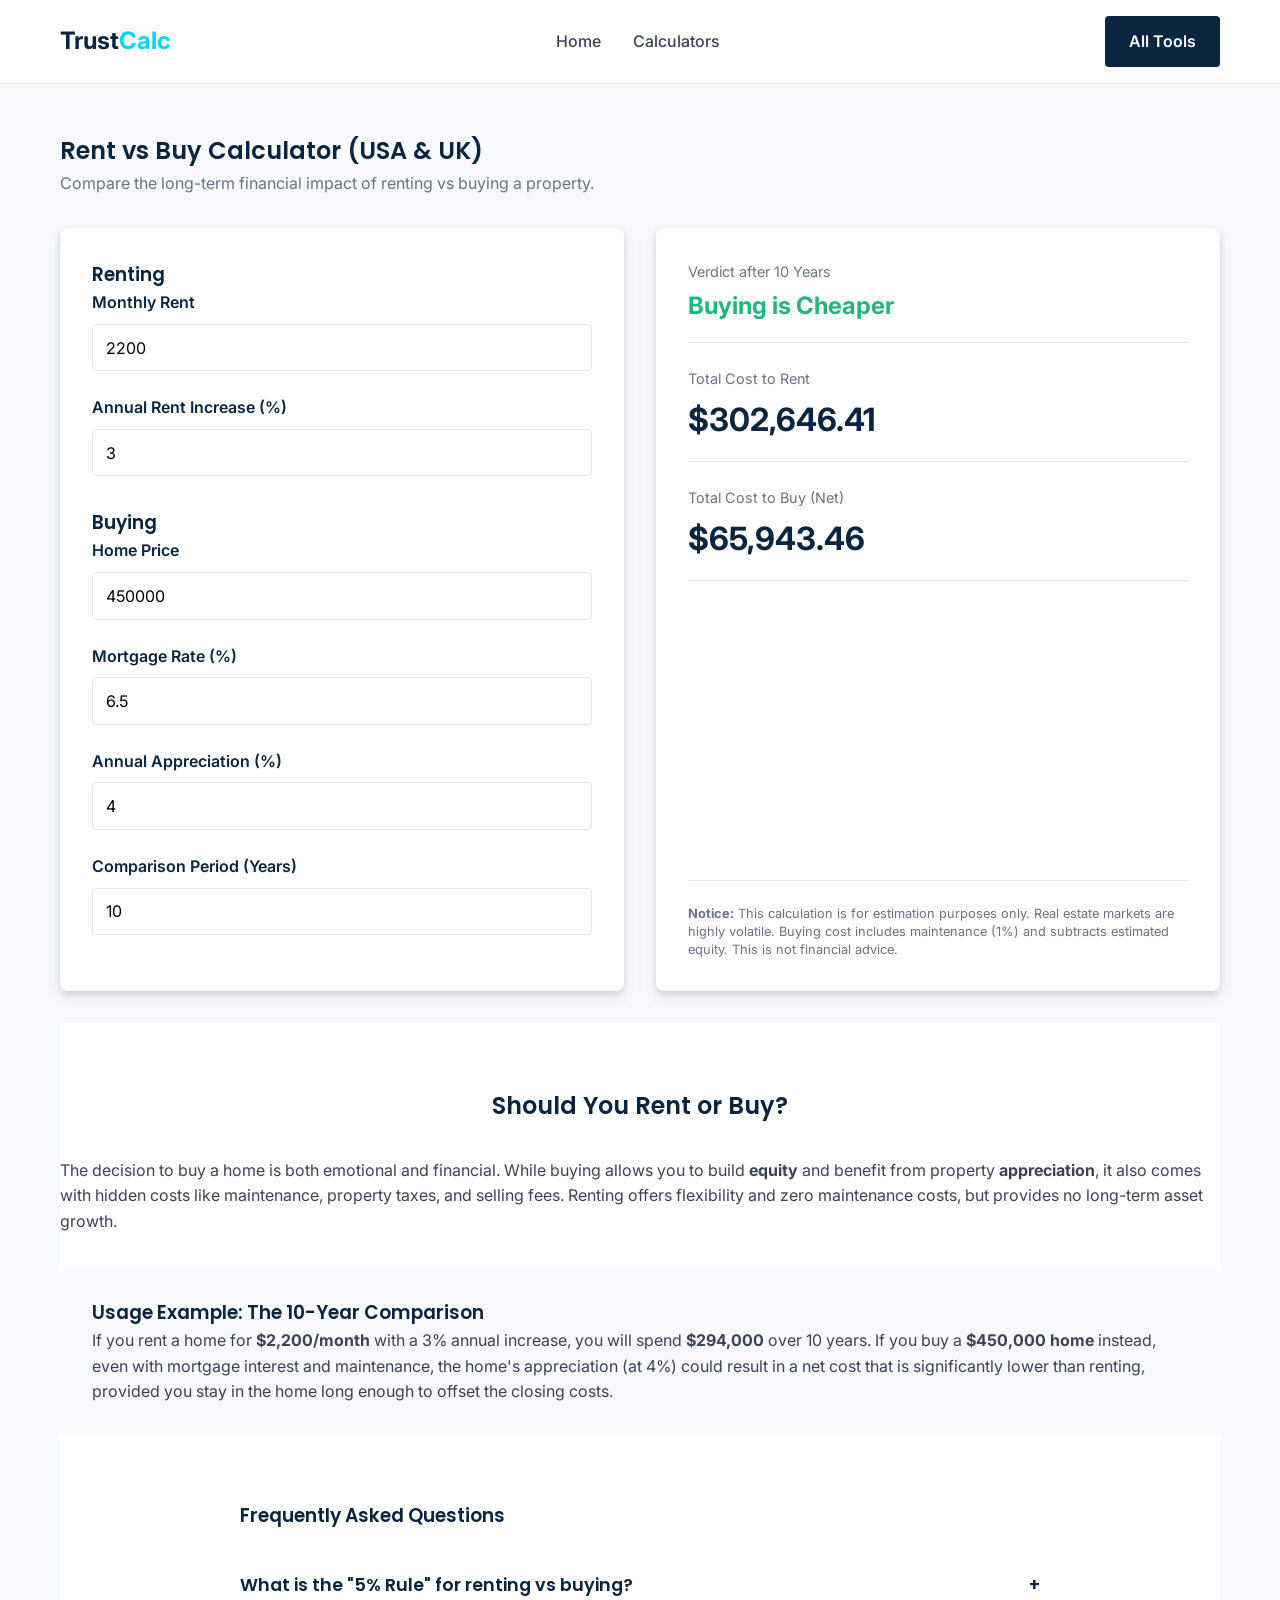
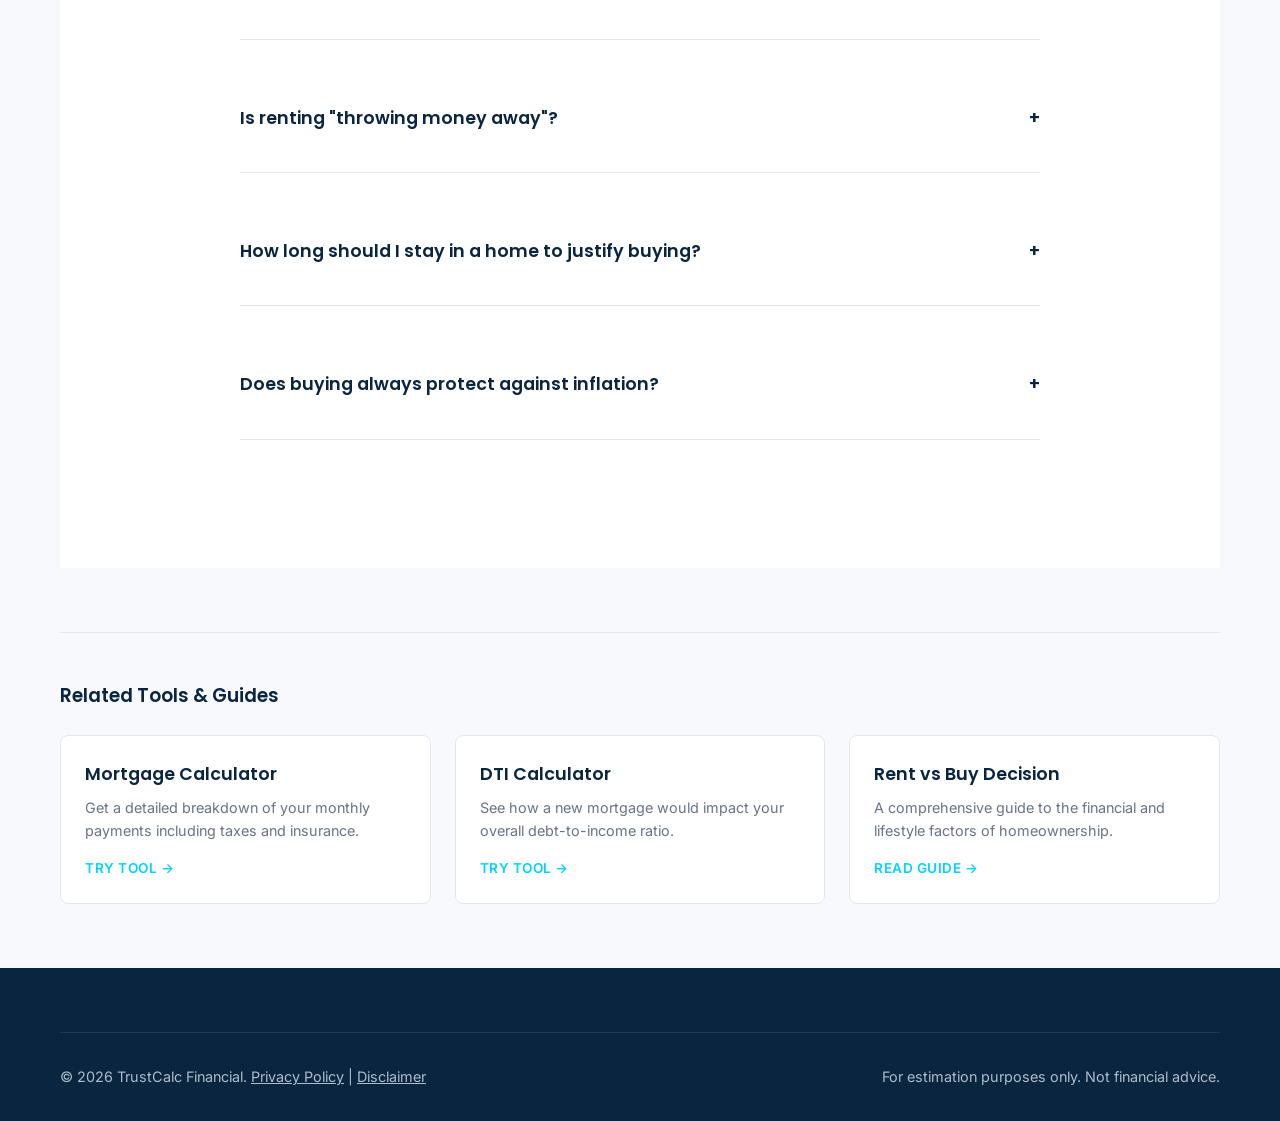
<file: calculators/rent-vs-buy.html>
<!DOCTYPE html>
<html lang="en">
<head>
    <meta charset="UTF-8">
    <meta name="viewport" content="width=device-width, initial-scale=1.0">
    <title>Rent vs Buy Calculator 2026 - Which is Cheaper? (USA + UK) | TrustCalc</title>
    <meta name="description" content="Instant rent vs buy calculator for USA and UK. Compare total cost, home equity, and cash flow to decide if buying is better.">
    <meta name="keywords" content="rent vs buy calculator, buying vs renting, housing cost calculator, home affordability calculator">
    
    <!-- Open Graph / Facebook -->
    <meta property="og:type" content="website">
    <meta property="og:url" content="https://jmadhavp.github.io/trustcalc/calculators/rent-vs-buy.html">
    <meta property="og:title" content="Rent vs Buy Calculator 2026 - TrustCalc">
    <meta property="og:description" content="Fast comparison of renting vs buying with a 10-30 year horizon.">
    <meta property="og:image" content="https://jmadhavp.github.io/trustcalc/assets/images/rent-vs-buy-og.jpg">
    <meta property="og:image:alt" content="Rent vs buy decision calculator">
    
    <!-- Twitter -->
    <meta name="twitter:card" content="summary">
    <meta name="twitter:url" content="https://jmadhavp.github.io/trustcalc/calculators/rent-vs-buy.html">
    <meta name="twitter:title" content="Rent vs Buy Calculator – TrustCalc">
    <meta name="twitter:description" content="Find out if buying a home is financially better than renting.">
    
    <link rel="canonical" href="https://jmadhavp.github.io/trustcalc/calculators/rent-vs-buy.html">
    
    <!-- Fonts -->
    <link rel="preconnect" href="https://fonts.googleapis.com">
    <link rel="preconnect" href="https://fonts.gstatic.com" crossorigin>
    <link href="https://fonts.googleapis.com/css2?family=Inter:wght@400;500;600&family=Poppins:wght@600;700&display=swap" rel="stylesheet">
    
    <!-- CSS -->
    <link rel="stylesheet" href="../assets/css/main.css">
    <link rel="stylesheet" href="../assets/css/calculator.css">

    <!-- JSON-LD FAQ Schema -->
    <script type="application/ld+json">
    {
      "@context": "https://schema.org",
      "@type": "FAQPage",
      "mainEntity": [
        {
          "@type": "Question",
          "name": "What is the '5% Rule' for renting vs buying?",
          "acceptedAnswer": {
            "@type": "Answer",
            "text": "The 5% Rule suggests that the 'unrecoverable costs' of homeownership (property tax, maintenance, and the cost of capital) are roughly 5% of the home's value per year. If you can rent a similar home for less than 5% of its purchase price per year, renting may be mathematically superior."
          }
        },
        {
          "@type": "Question",
          "name": "Is renting 'throwing money away'?",
          "acceptedAnswer": {
            "@type": "Answer",
            "text": "No. Renting provides you with a place to live and flexibility with no maintenance or tax obligations. While you don't build equity, you also don't risk a market downturn or pay for a broken roof."
          }
        },
        {
          "@type": "Question",
          "name": "How long should I stay in a home to justify buying?",
          "acceptedAnswer": {
            "@type": "Answer",
            "text": "Generally, the 'break-even' point for buying is between 5 and 7 years. This is because it takes time for your home's appreciation and principal paydown to offset the high costs of buying (closing costs/stamp duty) and eventually selling (agent commissions)."
          }
        },
        {
          "@type": "Question",
          "name": "Does buying a home always protect against inflation?",
          "acceptedAnswer": {
            "@type": "Answer",
            "text": "Mostly yes. A fixed-rate mortgage ensures your housing cost stays the same while your income and home value likely rise with inflation. However, property taxes and insurance costs will still increase."
          }
        }
      ]
    }
    </script>

    <script type="application/ld+json">
    {
      "@context": "https://schema.org",
      "@type": "BreadcrumbList",
      "itemListElement": [
        {"@type":"ListItem","position":1,"name":"Home","item":"https://jmadhavp.github.io/trustcalc/"},
        {"@type":"ListItem","position":2,"name":"Rent vs Buy Calculator","item":"https://jmadhavp.github.io/trustcalc/calculators/rent-vs-buy.html"}
      ]
    }
    </script>

    <script type="application/ld+json">
    {
      "@context": "https://schema.org",
      "@type": "HowTo",
      "name": "How to use TrustCalc Rent vs Buy Calculator",
      "description": "Step-by-step guide to compare renting and buying costs.",
      "step": [
        {"@type":"HowToStep","name":"Enter rent and home price details","text":"Input rent amount, home price, and financing assumptions."},
        {"@type":"HowToStep","name":"Set comparison period","text":"Choose a timeframe such as 10 or 20 years."},
        {"@type":"HowToStep","name":"Review rent vs buy results","text":"See which option breaks even and the total cost difference."}
      ]
    }
    </script>
</head>
<body>
    <header>
        <div class="container nav-wrapper">
            <a href="../index.html" class="logo">Trust<span>Calc</span></a>
            <nav>
                <ul>
                    <li><a href="../index.html">Home</a></li>
                    <li><a href="../index.html#calculators">Calculators</a></li>
                </ul>
            </nav>
            <a href="../index.html#calculators" class="btn btn-primary">All Tools</a>
        </div>
    </header>

    <main class="container">
        <section style="margin-top: 3rem;">
            <h1>Rent vs Buy Calculator (USA & UK)</h1>
            <p style="color: var(--text-light);">Compare the long-term financial impact of renting vs buying a property.</p>
        </section>

        <div class="calc-container">
            <!-- Inputs -->
            <div class="calc-inputs">
                <h3>Renting</h3>
                <div class="input-group">
                    <label for="monthlyRent">Monthly Rent</label>
                    <input type="number" id="monthlyRent" value="2200" step="100">
                </div>
                <div class="input-group">
                    <label for="rentIncrease">Annual Rent Increase (%)</label>
                    <input type="number" id="rentIncrease" value="3" step="0.5">
                </div>

                <h3 style="margin-top: 2rem;">Buying</h3>
                <div class="input-group">
                    <label for="homePrice">Home Price</label>
                    <input type="number" id="homePrice" value="450000" step="5000">
                </div>
                <div class="input-group">
                    <label for="interestRate">Mortgage Rate (%)</label>
                    <input type="number" id="interestRate" value="6.5" step="0.1">
                </div>
                <div class="input-group">
                    <label for="appreciation">Annual Appreciation (%)</label>
                    <input type="number" id="appreciation" value="4" step="0.5">
                </div>
                
                <div class="input-group">
                    <label for="years">Comparison Period (Years)</label>
                    <input type="number" id="years" value="10" min="1" max="30">
                </div>
            </div>

            <!-- Results -->
            <div class="calc-results">
                <div class="result-item">
                    <div class="result-label">Verdict after <span id="verdictYears">10</span> Years</div>
                    <div id="verdict" class="result-value highlight" style="font-size: 1.5rem;">Calculating...</div>
                </div>

                <div class="result-item">
                    <div class="result-label">Total Cost to Rent</div>
                    <div id="totalRent" class="result-value">$0.00</div>
                </div>

                <div class="result-item">
                    <div class="result-label">Total Cost to Buy (Net)</div>
                    <div id="totalBuy" class="result-value">$0.00</div>
                </div>
                
                <div style="margin-top: auto; padding-top: 1.5rem; border-top: 1px solid var(--border-color); font-size: 0.8rem; color: var(--text-light); line-height: 1.4;">
                    <strong>Notice:</strong> This calculation is for estimation purposes only. Real estate markets are highly volatile. Buying cost includes maintenance (1%) and subtracts estimated equity. This is not financial advice.
                </div>
            </div>
        </div>

        <section class="seo-section">
            <h2>Should You Rent or Buy?</h2>
            <p>The decision to buy a home is both emotional and financial. While buying allows you to build <strong>equity</strong> and benefit from property <strong>appreciation</strong>, it also comes with hidden costs like maintenance, property taxes, and selling fees. Renting offers flexibility and zero maintenance costs, but provides no long-term asset growth.</p>

            <div style="margin: 2rem 0; padding: 2rem; background: var(--bg-color); border-radius: 8px;">
                <h3>Usage Example: The 10-Year Comparison</h3>
                <p>If you rent a home for <strong>$2,200/month</strong> with a 3% annual increase, you will spend <strong>$294,000</strong> over 10 years. If you buy a <strong>$450,000 home</strong> instead, even with mortgage interest and maintenance, the home's appreciation (at 4%) could result in a net cost that is significantly lower than renting, provided you stay in the home long enough to offset the closing costs.</p>
            </div>

            <div class="faq-container">
                <h3>Frequently Asked Questions</h3>
                <div class="faq-item">
                    <div class="faq-question">What is the "5% Rule" for renting vs buying? <span>+</span></div>
                    <div class="faq-answer">The 5% Rule suggests that the "unrecoverable costs" of homeownership (property tax, maintenance, and the cost of capital) are roughly 5% of the home's value per year. If you can rent a similar home for less than 5% of its purchase price per year, renting may be mathematically superior.</div>
                </div>
                <div class="faq-item">
                    <div class="faq-question">Is renting "throwing money away"? <span>+</span></div>
                    <div class="faq-answer">No. Renting provides you with a place to live and flexibility with no maintenance or tax obligations. While you don't build equity, you also don't risk a market downturn or pay for a broken roof.</div>
                </div>
                <div class="faq-item">
                    <div class="faq-question">How long should I stay in a home to justify buying? <span>+</span></div>
                    <div class="faq-answer">Generally, the "break-even" point for buying is between 5 and 7 years. This is because it takes time for your home's appreciation and principal paydown to offset the high costs of buying (closing costs/stamp duty) and eventually selling (agent commissions).</div>
                </div>
                <div class="faq-item">
                    <div class="faq-question">Does buying always protect against inflation? <span>+</span></div>
                    <div class="faq-answer">Mostly yes. A fixed-rate mortgage ensures your housing cost stays the same while your income and home value likely rise with inflation. However, property taxes and insurance costs will still increase.</div>
                </div>
            </div>
        </section>

        <!-- Related Tools & Guides -->
        <section class="related-tools">
            <h3>Related Tools & Guides</h3>
            <div class="related-grid">
                <a href="mortgage.html" class="related-card">
                    <h4>Mortgage Calculator</h4>
                    <p>Get a detailed breakdown of your monthly payments including taxes and insurance.</p>
                    <span class="learn-more">Try Tool →</span>
                </a>
                <a href="dti.html" class="related-card">
                    <h4>DTI Calculator</h4>
                    <p>See how a new mortgage would impact your overall debt-to-income ratio.</p>
                    <span class="learn-more">Try Tool →</span>
                </a>
                <a href="../guides/rent-vs-buy-decision-guide.html" class="related-card">
                    <h4>Rent vs Buy Decision</h4>
                    <p>A comprehensive guide to the financial and lifestyle factors of homeownership.</p>
                    <span class="learn-more">Read Guide →</span>
                </a>
            </div>
        </section>
    </main>

    <footer>
        <div class="container">
            <div class="footer-bottom">
                <p>&copy; 2026 TrustCalc Financial. <a href="../legal/privacy-policy.html" style="color: #adbdcc;">Privacy Policy</a> | <a href="../legal/disclaimer.html" style="color: #adbdcc;">Disclaimer</a></p>
                <p>For estimation purposes only. Not financial advice.</p>
            </div>
        </div>
    </footer>

    <script src="../assets/js/common.js"></script>
    <script>
        function calculateRentVsBuy() {
            const monthlyRent = parseFloat(document.getElementById('monthlyRent').value) || 0;
            const rentIncrease = parseFloat(document.getElementById('rentIncrease').value) / 100 || 0;
            const homePrice = parseFloat(document.getElementById('homePrice').value) || 0;
            const interestRate = parseFloat(document.getElementById('interestRate').value) / 100 || 0;
            const appreciation = parseFloat(document.getElementById('appreciation').value) / 100 || 0;
            const years = parseInt(document.getElementById('years').value) || 10;

            // 1. Total Rent Cost
            let totalRent = 0;
            let currentRent = monthlyRent;
            for (let i = 0; i < years; i++) {
                totalRent += currentRent * 12;
                currentRent *= (1 + rentIncrease);
            }

            // 2. Total Buy Cost (Simplified)
            // Monthly mortgage (assume 20% down)
            const loanAmount = homePrice * 0.8;
            const monthlyPI = financial.pmt(interestRate / 12, 30 * 12, loanAmount);
            const totalPI = monthlyPI * 12 * years;
            
            // Maintenance (1% of home value annually)
            const totalMaintenance = homePrice * 0.01 * years;
            
            // Home value after X years
            const futureValue = homePrice * Math.pow(1 + appreciation, years);
            
            // Equity (Very simplified: just the appreciation + small principal estimate)
            const equityGained = (futureValue - homePrice) + (loanAmount * 0.1 * (years / 10)); 
            
            const netBuyCost = totalPI + totalMaintenance - equityGained;

            // Update UI
            updateElementText('verdictYears', years);
            updateElementText('totalRent', formatCurrency(totalRent));
            updateElementText('totalBuy', formatCurrency(netBuyCost));

            const verdictEl = document.getElementById('verdict');
            if (netBuyCost < totalRent) {
                verdictEl.innerText = 'Buying is Cheaper';
                verdictEl.style.color = 'var(--success-color)';
            } else {
                verdictEl.innerText = 'Renting is Cheaper';
                verdictEl.style.color = 'var(--primary-color)';
            }
        }

        document.addEventListener('DOMContentLoaded', () => {
            document.querySelectorAll('input').forEach(el => el.addEventListener('input', calculateRentVsBuy));
            calculateRentVsBuy();
        });
    </script>
</body>
</html>
</file>
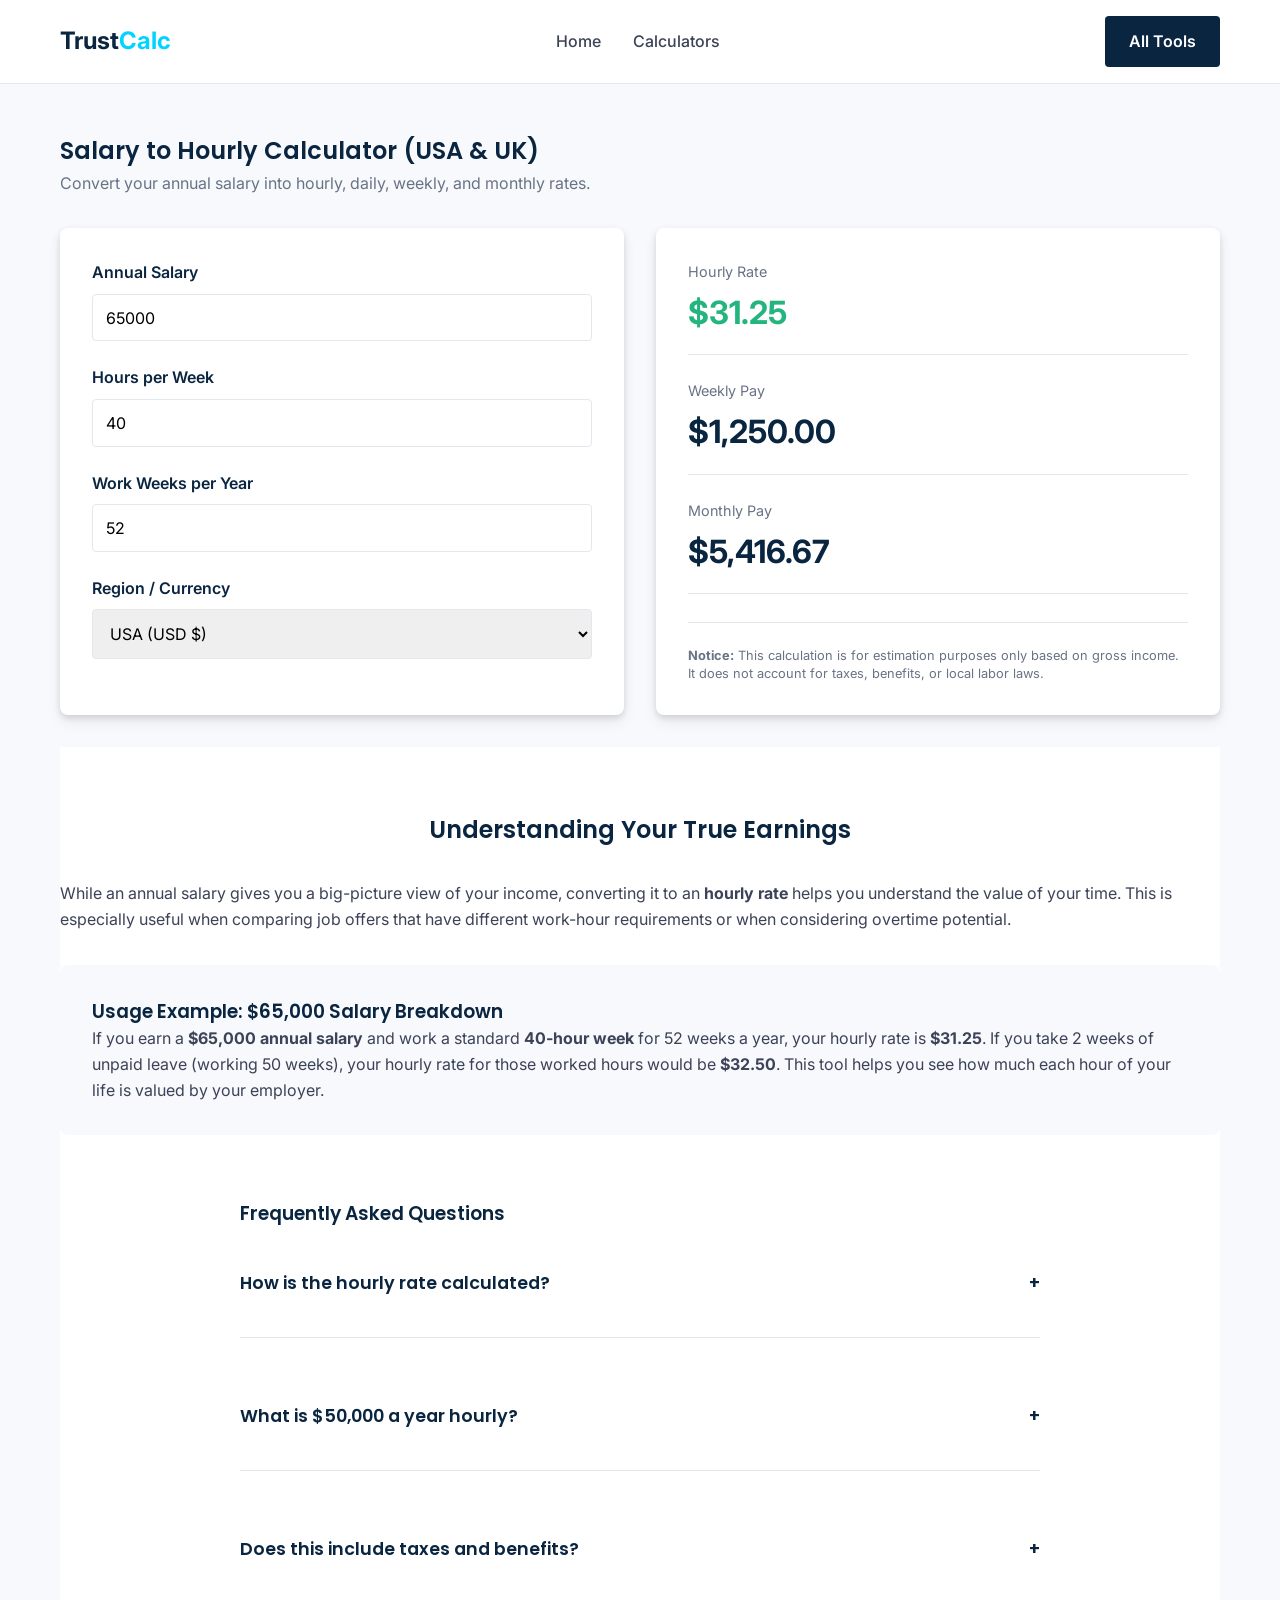
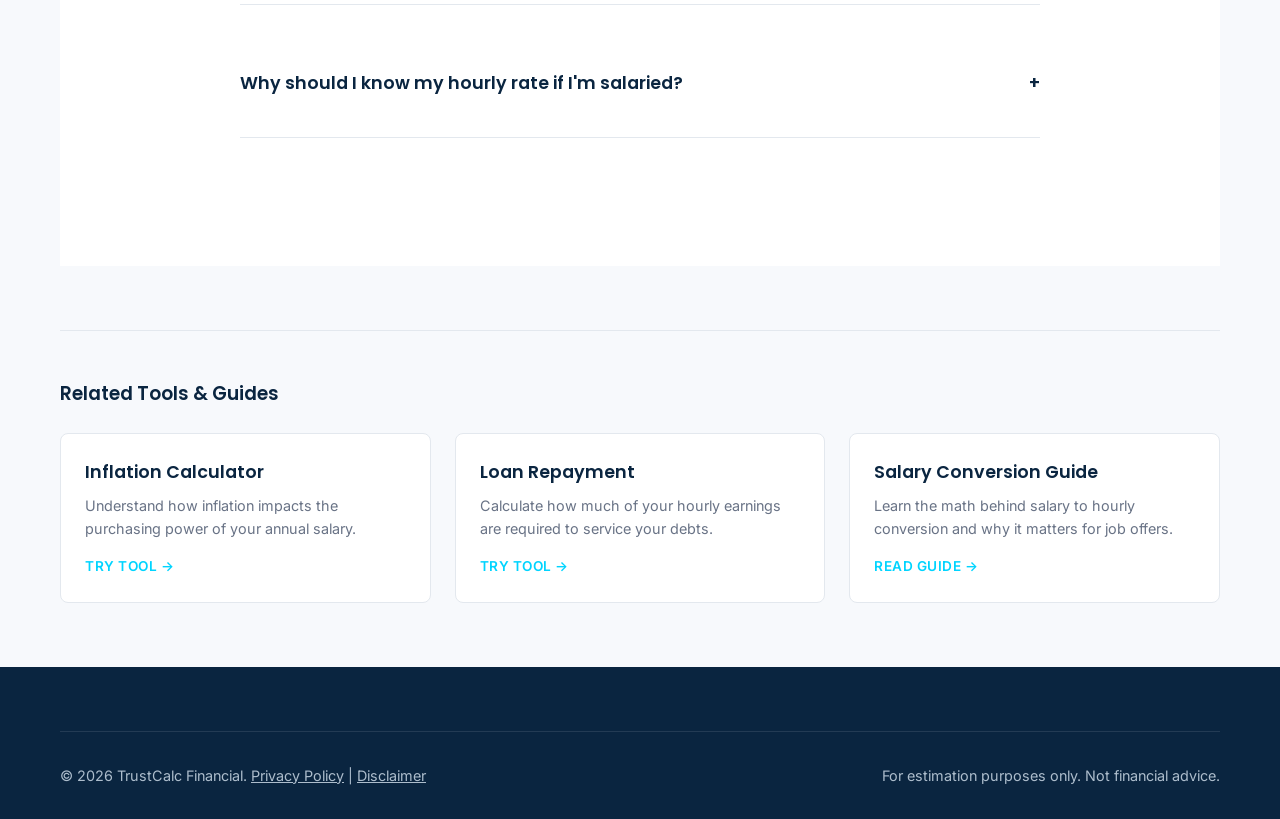
<file: calculators/salary-to-hourly.html>
<!DOCTYPE html>
<html lang="en">
<head>
    <meta charset="UTF-8">
    <meta name="viewport" content="width=device-width, initial-scale=1.0">
    <title>Salary to Hourly Calculator 2026 - Annual to Hourly (USA + UK) | TrustCalc</title>
    <meta name="description" content="Salary-to-hourly calculator for USA and UK. Compare job offers and see your hourly, weekly, and monthly earnings instantly.">
    <meta name="keywords" content="salary to hourly converter, annual salary converter, hourly rate calculator, income breakdown calculator">
    
    <!-- Open Graph / Facebook -->
    <meta property="og:type" content="website">
    <meta property="og:url" content="https://jmadhavp.github.io/trustcalc/calculators/salary-to-hourly.html">
    <meta property="og:title" content="Salary to Hourly Calculator 2026 - TrustCalc">
    <meta property="og:description" content="Quickly convert your salary to hourly and monthly pay rates.">
    <meta property="og:image" content="https://jmadhavp.github.io/trustcalc/assets/images/salary-to-hourly-og.jpg">
    <meta property="og:image:alt" content="Salary to hourly calculator">
    
    <!-- Twitter -->
    <meta name="twitter:card" content="summary">
    <meta name="twitter:url" content="https://jmadhavp.github.io/trustcalc/calculators/salary-to-hourly.html">
    <meta name="twitter:title" content="Salary to Hourly Calculator – TrustCalc">
    <meta name="twitter:description" content="Understand your true earnings with our salary converter.">
    
    <link rel="canonical" href="https://jmadhavp.github.io/trustcalc/calculators/salary-to-hourly.html">
    
    <!-- Fonts -->
    <link rel="preconnect" href="https://fonts.googleapis.com">
    <link rel="preconnect" href="https://fonts.gstatic.com" crossorigin>
    <link href="https://fonts.googleapis.com/css2?family=Inter:wght@400;500;600&family=Poppins:wght@600;700&display=swap" rel="stylesheet">
    
    <!-- CSS -->
    <link rel="stylesheet" href="../assets/css/main.css">
    <link rel="stylesheet" href="../assets/css/calculator.css">

    <!-- JSON-LD FAQ Schema -->
    <script type="application/ld+json">
    {
      "@context": "https://schema.org",
      "@type": "FAQPage",
      "mainEntity": [
        {
          "@type": "Question",
          "name": "How is the hourly rate calculated from salary?",
          "acceptedAnswer": {
            "@type": "Answer",
            "text": "The most common method is dividing your annual salary by the total number of work hours in a year. For a standard 40-hour work week and 52 weeks a year, that is 2,080 hours."
          }
        },
        {
          "@type": "Question",
          "name": "What is $50,000 a year hourly?",
          "acceptedAnswer": {
            "@type": "Answer",
            "text": "At a standard 40-hour work week (2,080 hours per year), a $50,000 salary equals approximately $24.04 per hour."
          }
        },
        {
          "@type": "Question",
          "name": "Does the salary to hourly conversion include taxes?",
          "acceptedAnswer": {
            "@type": "Answer",
            "text": "No. This calculator shows your 'gross' income before any deductions. Your actual 'take-home' pay will be lower after accounting for federal and state taxes (USA), National Insurance (UK), and any health insurance or retirement contributions."
          }
        },
        {
          "@type": "Question",
          "name": "Why should I know my hourly rate if I'm salaried?",
          "acceptedAnswer": {
            "@type": "Answer",
            "text": "Knowing your hourly rate helps you compare job offers more accurately, especially if one job requires more hours or 'unpaid' overtime. It also helps you value your time for personal budgeting and spending decisions."
          }
        }
      ]
    }
    </script>

    <script type="application/ld+json">
    {
      "@context": "https://schema.org",
      "@type": "BreadcrumbList",
      "itemListElement": [
        {"@type":"ListItem","position":1,"name":"Home","item":"https://jmadhavp.github.io/trustcalc/"},
        {"@type":"ListItem","position":2,"name":"Salary to Hourly Calculator","item":"https://jmadhavp.github.io/trustcalc/calculators/salary-to-hourly.html"}
      ]
    }
    </script>

    <script type="application/ld+json">
    {
      "@context": "https://schema.org",
      "@type": "HowTo",
      "name": "How to use TrustCalc Salary to Hourly Calculator",
      "description": "Step-by-step conversion from annual salary to hourly rate.",
      "step": [
        {"@type":"HowToStep","name":"Enter annual salary and work hours","text":"Input salary, hours/week, and weeks/year."},
        {"@type":"HowToStep","name":"Select currency","text":"Choose USD or GBP."},
        {"@type":"HowToStep","name":"Review converted rates","text":"See hourly, daily, weekly, and monthly equivalents."}
      ]
    }
    </script>
</head>
<body>
    <header>
        <div class="container nav-wrapper">
            <a href="../index.html" class="logo">Trust<span>Calc</span></a>
            <nav>
                <ul>
                    <li><a href="../index.html">Home</a></li>
                    <li><a href="../index.html#calculators">Calculators</a></li>
                </ul>
            </nav>
            <a href="../index.html#calculators" class="btn btn-primary">All Tools</a>
        </div>
    </header>

    <main class="container">
        <section style="margin-top: 3rem;">
            <h1>Salary to Hourly Calculator (USA & UK)</h1>
            <p style="color: var(--text-light);">Convert your annual salary into hourly, daily, weekly, and monthly rates.</p>
        </section>

        <div class="calc-container">
            <!-- Inputs -->
            <div class="calc-inputs">
                <div class="input-group">
                    <label for="salary">Annual Salary</label>
                    <input type="number" id="salary" value="65000" step="1000">
                </div>

                <div class="input-group">
                    <label for="hoursPerWeek">Hours per Week</label>
                    <input type="number" id="hoursPerWeek" value="40" min="1" max="100">
                </div>

                <div class="input-group">
                    <label for="weeksPerYear">Work Weeks per Year</label>
                    <input type="number" id="weeksPerYear" value="52" min="1" max="52">
                </div>

                <div class="input-group">
                    <label for="currency">Region / Currency</label>
                    <select id="currency">
                        <option value="US">USA (USD $)</option>
                        <option value="UK">UK (GBP £)</option>
                    </select>
                </div>
            </div>

            <!-- Results -->
            <div class="calc-results">
                <div class="result-item">
                    <div class="result-label">Hourly Rate</div>
                    <div id="hourlyRate" class="result-value highlight">$0.00</div>
                </div>

                <div class="result-item">
                    <div class="result-label">Weekly Pay</div>
                    <div id="weeklyPay" class="result-value">$0.00</div>
                </div>

                <div class="result-item">
                    <div class="result-label">Monthly Pay</div>
                    <div id="monthlyPay" class="result-value">$0.00</div>
                </div>

                <div style="margin-top: auto; padding-top: 1.5rem; border-top: 1px solid var(--border-color); font-size: 0.8rem; color: var(--text-light); line-height: 1.4;">
                    <strong>Notice:</strong> This calculation is for estimation purposes only based on gross income. It does not account for taxes, benefits, or local labor laws.
                </div>
            </div>
        </div>

        <section class="seo-section">
            <h2>Understanding Your True Earnings</h2>
            <p>While an annual salary gives you a big-picture view of your income, converting it to an <strong>hourly rate</strong> helps you understand the value of your time. This is especially useful when comparing job offers that have different work-hour requirements or when considering overtime potential.</p>
            
            <div style="margin: 2rem 0; padding: 2rem; background: var(--bg-color); border-radius: 8px;">
                <h3>Usage Example: $65,000 Salary Breakdown</h3>
                <p>If you earn a <strong>$65,000 annual salary</strong> and work a standard <strong>40-hour week</strong> for 52 weeks a year, your hourly rate is <strong>$31.25</strong>. If you take 2 weeks of unpaid leave (working 50 weeks), your hourly rate for those worked hours would be <strong>$32.50</strong>. This tool helps you see how much each hour of your life is valued by your employer.</p>
            </div>
            
            <div class="faq-container">
                <h3>Frequently Asked Questions</h3>
                <div class="faq-item">
                    <div class="faq-question">How is the hourly rate calculated? <span>+</span></div>
                    <div class="faq-answer">The most common method is dividing your annual salary by the total number of work hours in a year. For a standard 40-hour work week and 52 weeks a year, that is 2,080 hours.</div>
                </div>
                <div class="faq-item">
                    <div class="faq-question">What is $50,000 a year hourly? <span>+</span></div>
                    <div class="faq-answer">At a standard 40-hour work week (2,080 hours per year), a $50,000 salary equals approximately $24.04 per hour.</div>
                </div>
                <div class="faq-item">
                    <div class="faq-question">Does this include taxes and benefits? <span>+</span></div>
                    <div class="faq-answer">No. This calculator shows your "gross" income before any deductions. Your actual "take-home" pay will be lower after accounting for federal and state taxes (USA), National Insurance (UK), and any health insurance or retirement contributions.</div>
                </div>
                <div class="faq-item">
                    <div class="faq-question">Why should I know my hourly rate if I'm salaried? <span>+</span></div>
                    <div class="faq-answer">Knowing your hourly rate helps you compare job offers more accurately, especially if one job requires more hours or "unpaid" overtime. It also helps you value your time for personal budgeting and spending decisions.</div>
                </div>
            </div>
        </section>

        <!-- Related Tools & Guides -->
        <section class="related-tools">
            <h3>Related Tools & Guides</h3>
            <div class="related-grid">
                <a href="inflation.html" class="related-card">
                    <h4>Inflation Calculator</h4>
                    <p>Understand how inflation impacts the purchasing power of your annual salary.</p>
                    <span class="learn-more">Try Tool →</span>
                </a>
                <a href="loan.html" class="related-card">
                    <h4>Loan Repayment</h4>
                    <p>Calculate how much of your hourly earnings are required to service your debts.</p>
                    <span class="learn-more">Try Tool →</span>
                </a>
                <a href="../guides/salary-to-hourly-conversion-explained.html" class="related-card">
                    <h4>Salary Conversion Guide</h4>
                    <p>Learn the math behind salary to hourly conversion and why it matters for job offers.</p>
                    <span class="learn-more">Read Guide →</span>
                </a>
            </div>
        </section>
    </main>

    <footer>
        <div class="container">
            <div class="footer-bottom">
                <p>&copy; 2026 TrustCalc Financial. <a href="../legal/privacy-policy.html" style="color: #adbdcc;">Privacy Policy</a> | <a href="../legal/disclaimer.html" style="color: #adbdcc;">Disclaimer</a></p>
                <p>For estimation purposes only. Not financial advice.</p>
            </div>
        </div>
    </footer>

    <script src="../assets/js/common.js"></script>
    <script>
        function calculateSalary() {
            const salary = parseFloat(document.getElementById('salary').value) || 0;
            const hours = parseFloat(document.getElementById('hoursPerWeek').value) || 40;
            const weeks = parseFloat(document.getElementById('weeksPerYear').value) || 52;
            const region = document.getElementById('currency').value;

            const hourly = salary / (hours * weeks);
            const weekly = salary / weeks;
            const monthly = salary / 12;

            updateElementText('hourlyRate', formatCurrency(hourly, region));
            updateElementText('weeklyPay', formatCurrency(weekly, region));
            updateElementText('monthlyPay', formatCurrency(monthly, region));
        }

        document.addEventListener('DOMContentLoaded', () => {
            document.querySelectorAll('input, select').forEach(el => el.addEventListener('input', calculateSalary));
            calculateSalary();
        });
    </script>
</body>
</html>
</file>
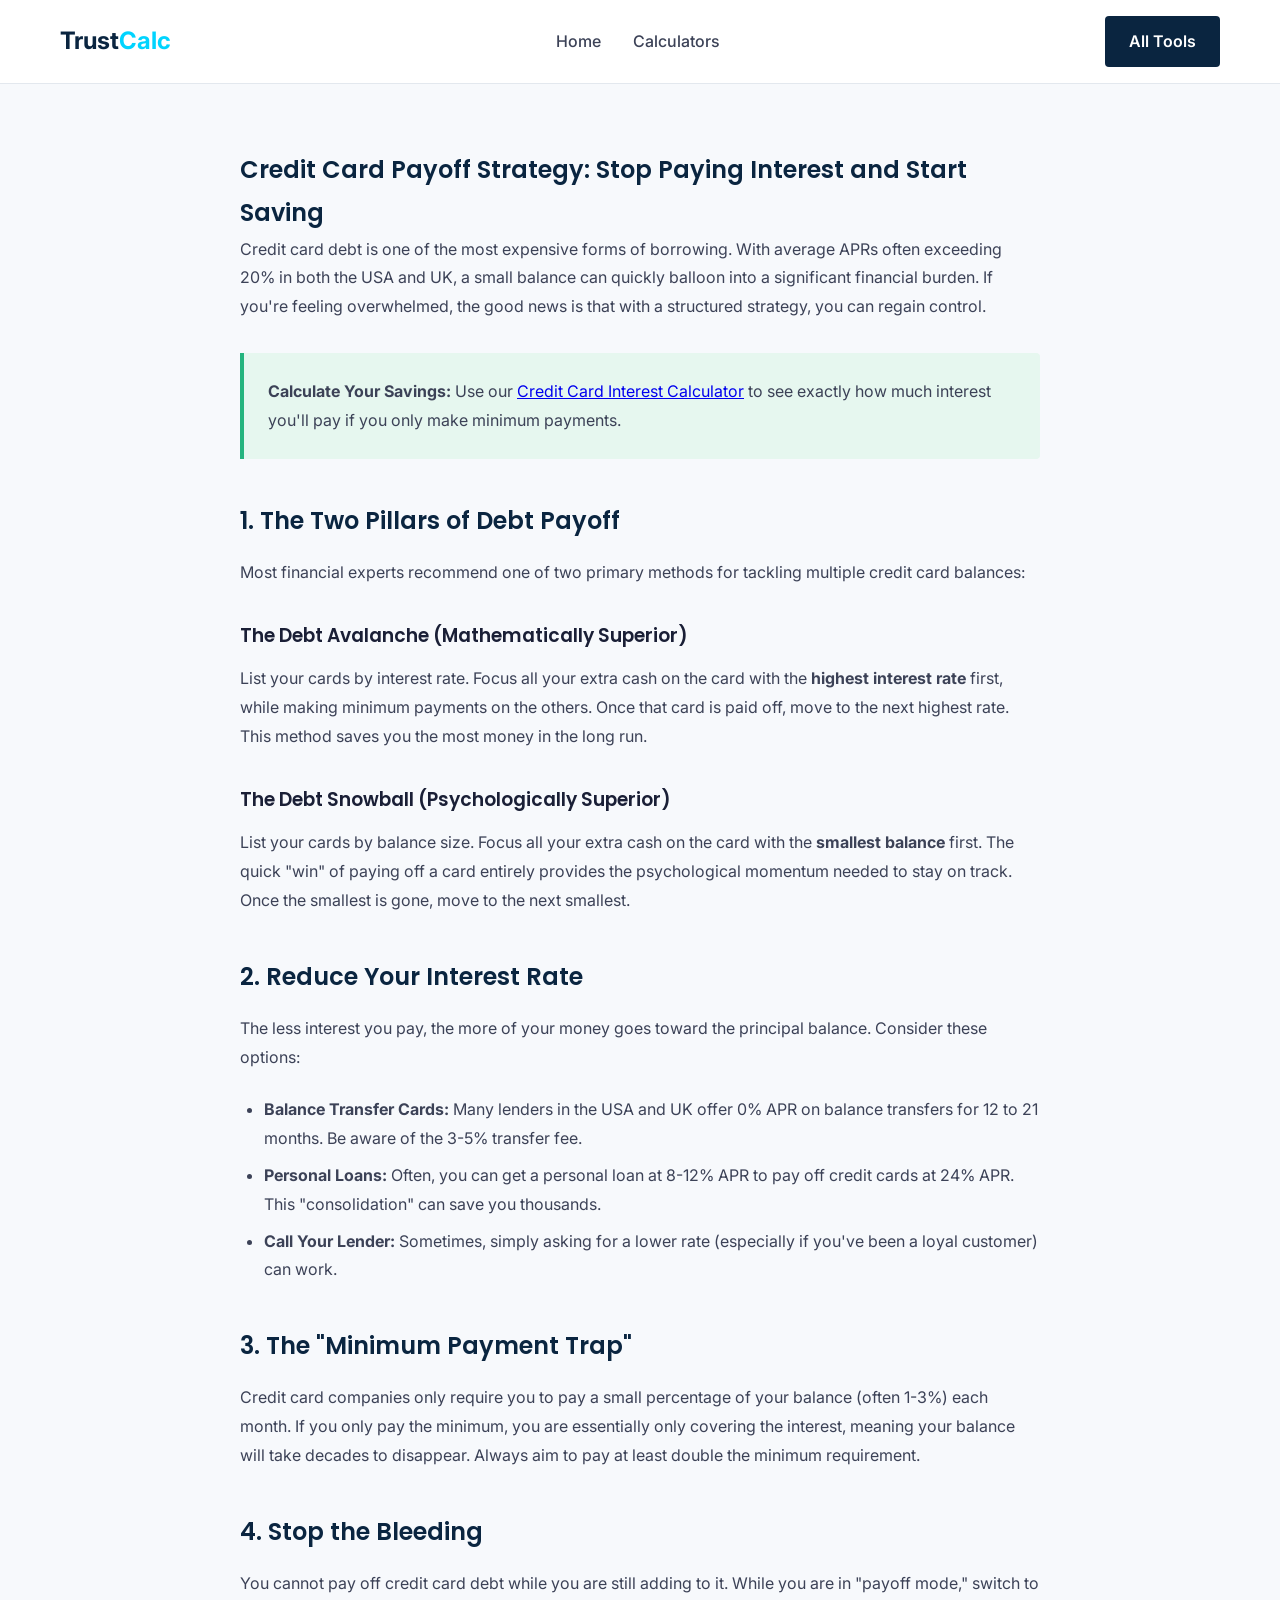
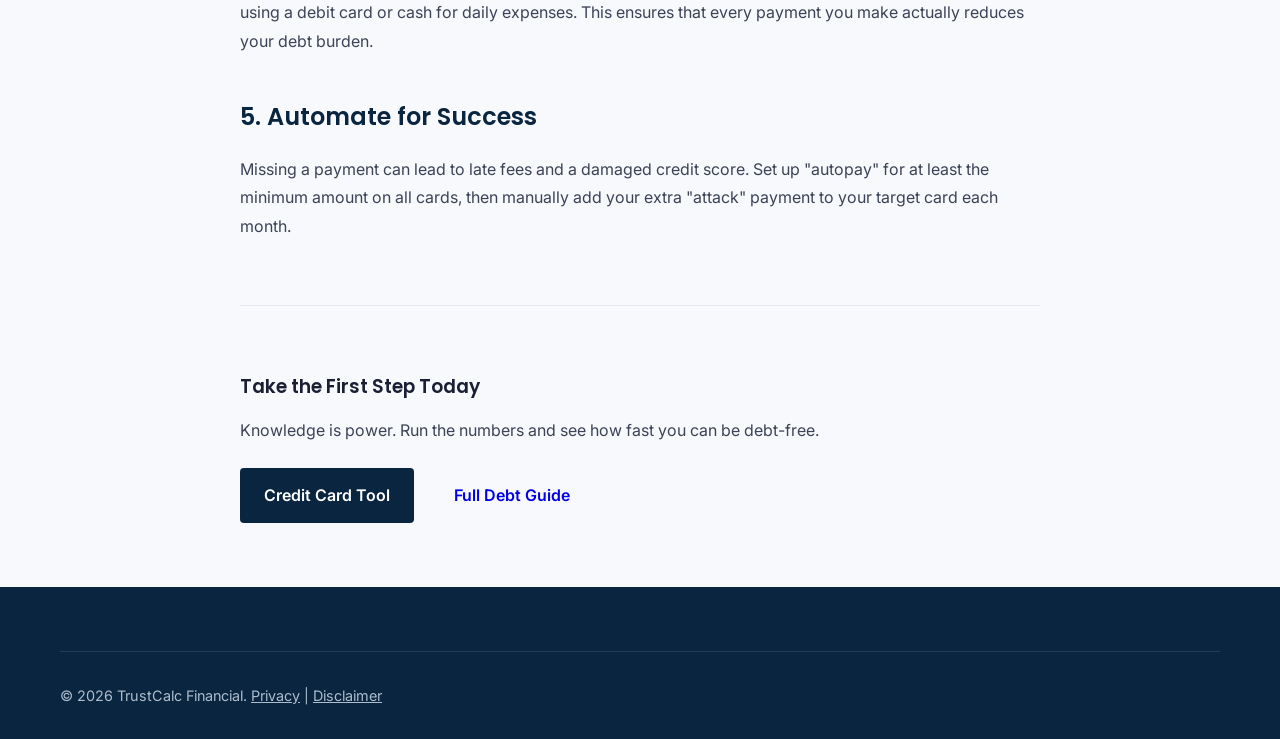
<file: guides/credit-card-payoff-strategy.html>
<!DOCTYPE html>
<html lang="en">
<head>
    <meta charset="UTF-8">
    <meta name="viewport" content="width=device-width, initial-scale=1.0">
    <title>Credit Card Payoff Strategy – Get Out of Debt Fast | TrustCalc</title>
    <meta name="description" content="Discover the most effective strategies for paying off credit card debt. Learn about the Avalanche and Snowball methods, balance transfers, and interest reduction for USA and UK.">
    
    <!-- Open Graph / Facebook -->
    <meta property="og:type" content="article">
    <meta property="og:url" content="https://jmadhavp.github.io/trustcalc/guides/credit-card-payoff-strategy.html">
    <meta property="og:title" content="Credit Card Payoff Strategy – TrustCalc">
    <meta property="og:description" content="Clear your credit card balances faster with our proven payoff strategies.">
    
    <!-- Twitter -->
    <meta name="twitter:card" content="summary">
    <meta name="twitter:url" content="https://jmadhavp.github.io/trustcalc/guides/credit-card-payoff-strategy.html">
    <meta name="twitter:title" content="Credit Card Payoff Guide – TrustCalc">
    <meta name="twitter:description" content="Stop paying high interest and start saving today.">
    
    <link rel="canonical" href="https://jmadhavp.github.io/trustcalc/guides/credit-card-payoff-strategy.html">
    
    <!-- Fonts -->
    <link rel="preconnect" href="https://fonts.googleapis.com">
    <link rel="preconnect" href="https://fonts.gstatic.com" crossorigin>
    <link href="https://fonts.googleapis.com/css2?family=Inter:wght@400;500;600&family=Poppins:wght@600;700&display=swap" rel="stylesheet">
    
    <!-- CSS -->
    <link rel="stylesheet" href="../assets/css/main.css">
    <style>
        .guide-content {
            max-width: 800px;
            margin: 4rem auto;
            line-height: 1.8;
        }
        .guide-content h2 { margin-top: 2.5rem; margin-bottom: 1rem; }
        .guide-content h3 { margin-top: 2rem; margin-bottom: 0.75rem; color: var(--secondary-color); }
        .guide-content p { margin-bottom: 1.5rem; color: var(--text-color); }
        .guide-content ul { margin-bottom: 1.5rem; padding-left: 1.5rem; }
        .guide-content li { margin-bottom: 0.5rem; }
        .tip-box {
            background: #e6f7ef;
            border-left: 4px solid var(--success-color);
            padding: 1.5rem;
            margin: 2rem 0;
            border-radius: 0 4px 4px 0;
        }
    </style>
</head>
<body>
    <header>
        <div class="container nav-wrapper">
            <a href="../index.html" class="logo">Trust<span>Calc</span></a>
            <nav>
                <ul>
                    <li><a href="../index.html">Home</a></li>
                    <li><a href="../index.html#calculators">Calculators</a></li>
                </ul>
            </nav>
            <a href="../index.html#calculators" class="btn btn-primary">All Tools</a>
        </div>
    </header>

    <main class="container">
        <article class="guide-content">
            <h1>Credit Card Payoff Strategy: Stop Paying Interest and Start Saving</h1>
            <p>Credit card debt is one of the most expensive forms of borrowing. With average APRs often exceeding 20% in both the USA and UK, a small balance can quickly balloon into a significant financial burden. If you're feeling overwhelmed, the good news is that with a structured strategy, you can regain control.</p>

            <div class="tip-box">
                <strong>Calculate Your Savings:</strong> Use our <a href="../calculators/credit-card.html">Credit Card Interest Calculator</a> to see exactly how much interest you'll pay if you only make minimum payments.
            </div>

            <h2>1. The Two Pillars of Debt Payoff</h2>
            <p>Most financial experts recommend one of two primary methods for tackling multiple credit card balances:</p>
            <h3>The Debt Avalanche (Mathematically Superior)</h3>
            <p>List your cards by interest rate. Focus all your extra cash on the card with the <strong>highest interest rate</strong> first, while making minimum payments on the others. Once that card is paid off, move to the next highest rate. This method saves you the most money in the long run.</p>
            <h3>The Debt Snowball (Psychologically Superior)</h3>
            <p>List your cards by balance size. Focus all your extra cash on the card with the <strong>smallest balance</strong> first. The quick "win" of paying off a card entirely provides the psychological momentum needed to stay on track. Once the smallest is gone, move to the next smallest.</p>

            <h2>2. Reduce Your Interest Rate</h2>
            <p>The less interest you pay, the more of your money goes toward the principal balance. Consider these options:</p>
            <ul>
                <li><strong>Balance Transfer Cards:</strong> Many lenders in the USA and UK offer 0% APR on balance transfers for 12 to 21 months. Be aware of the 3-5% transfer fee.</li>
                <li><strong>Personal Loans:</strong> Often, you can get a personal loan at 8-12% APR to pay off credit cards at 24% APR. This "consolidation" can save you thousands.</li>
                <li><strong>Call Your Lender:</strong> Sometimes, simply asking for a lower rate (especially if you've been a loyal customer) can work.</li>
            </ul>

            <h2>3. The "Minimum Payment Trap"</h2>
            <p>Credit card companies only require you to pay a small percentage of your balance (often 1-3%) each month. If you only pay the minimum, you are essentially only covering the interest, meaning your balance will take decades to disappear. Always aim to pay at least double the minimum requirement.</p>

            <h2>4. Stop the Bleeding</h2>
            <p>You cannot pay off credit card debt while you are still adding to it. While you are in "payoff mode," switch to using a debit card or cash for daily expenses. This ensures that every payment you make actually reduces your debt burden.</p>

            <h2>5. Automate for Success</h2>
            <p>Missing a payment can lead to late fees and a damaged credit score. Set up "autopay" for at least the minimum amount on all cards, then manually add your extra "attack" payment to your target card each month.</p>

            <div style="margin-top: 4rem; padding-top: 2rem; border-top: 1px solid var(--border-color);">
                <h3>Take the First Step Today</h3>
                <p>Knowledge is power. Run the numbers and see how fast you can be debt-free.</p>
                <div style="display: flex; gap: 1rem; margin-top: 1rem;">
                    <a href="../calculators/credit-card.html" class="btn btn-primary">Credit Card Tool</a>
                    <a href="../guides/guide-debt-management.html" class="btn btn-secondary">Full Debt Guide</a>
                </div>
            </div>
        </article>
    </main>

    <footer>
        <div class="container">
            <div class="footer-bottom">
                <p>&copy; 2026 TrustCalc Financial. <a href="../legal/privacy-policy.html" style="color: #adbdcc;">Privacy</a> | <a href="../legal/disclaimer.html" style="color: #adbdcc;">Disclaimer</a></p>
            </div>
        </div>
    </footer>
</body>
</html>
</file>
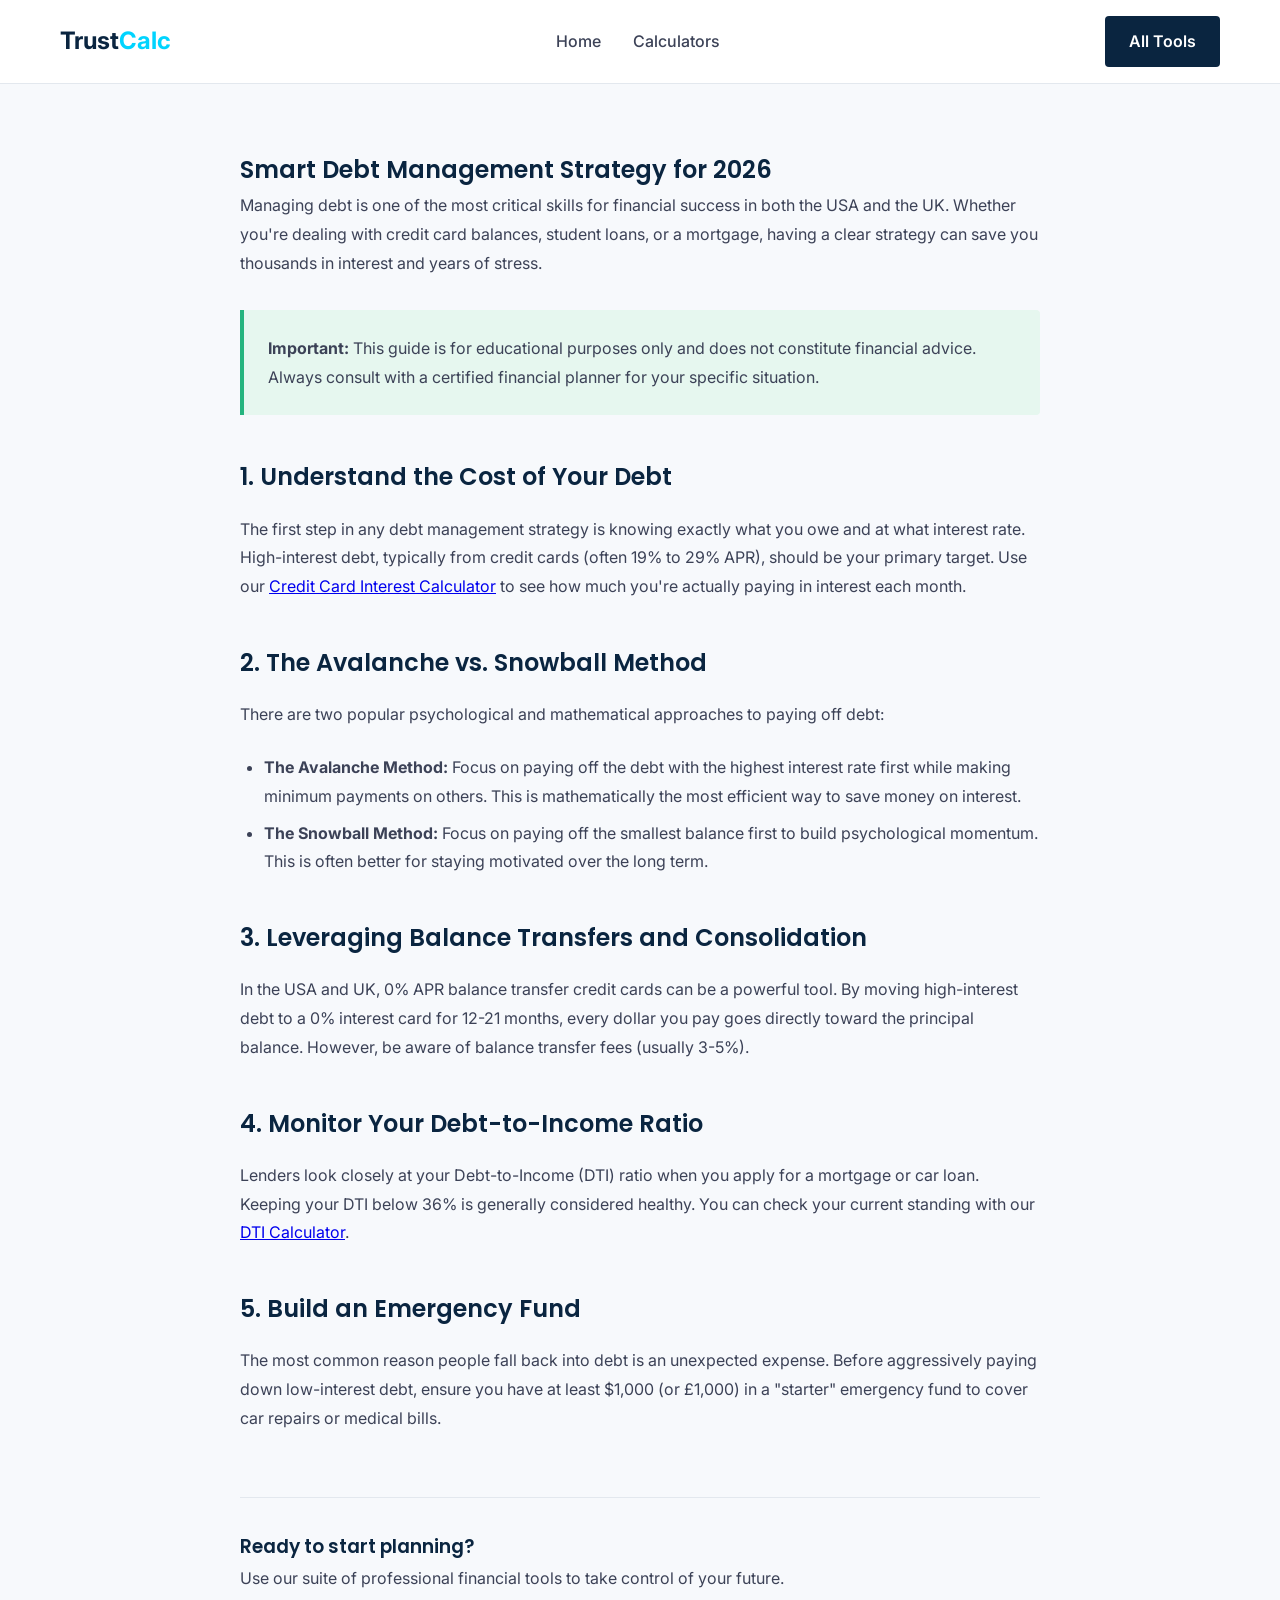
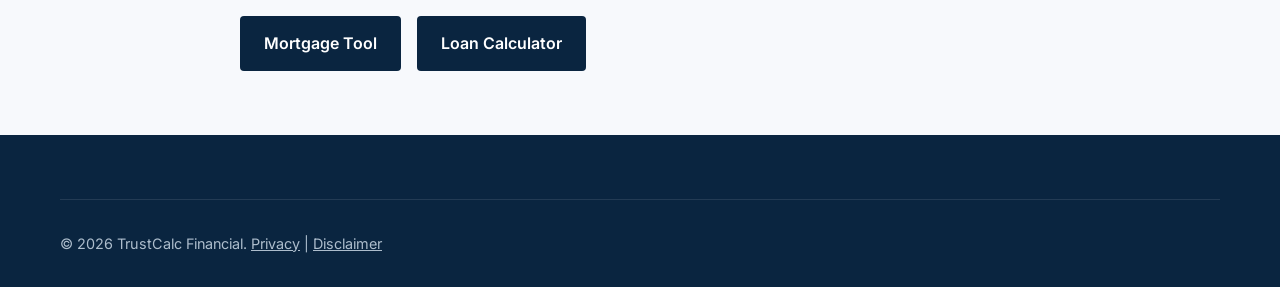
<file: guides/guide-debt-management.html>
<!DOCTYPE html>
<html lang="en">
<head>
    <meta charset="UTF-8">
    <meta name="viewport" content="width=device-width, initial-scale=1.0">
    <title>Smart Debt Management Strategy – Avalanche vs Snowball | TrustCalc</title>
    <meta name="description" content="Learn how to manage and payoff debt effectively in the USA and UK. Strategies for credit cards, loans, and financial stability using the Avalanche and Snowball methods.">
    
    <!-- Open Graph / Facebook -->
    <meta property="og:type" content="article">
    <meta property="og:url" content="https://jmadhavp.github.io/trustcalc/guides/guide-debt-management.html">
    <meta property="og:title" content="Smart Debt Management Strategy – TrustCalc">
    <meta property="og:description" content="Master your debt with proven strategies for credit cards and loans.">
    
    <!-- Twitter -->
    <meta name="twitter:card" content="summary">
    <meta name="twitter:url" content="https://jmadhavp.github.io/trustcalc/guides/guide-debt-management.html">
    <meta name="twitter:title" content="Smart Debt Management Strategy – TrustCalc">
    <meta name="twitter:description" content="Proven debt payoff strategies for 2026.">
    
    <link rel="canonical" href="https://jmadhavp.github.io/trustcalc/guides/guide-debt-management.html">
    
    <!-- Fonts -->
    <link rel="preconnect" href="https://fonts.googleapis.com">
    <link rel="preconnect" href="https://fonts.gstatic.com" crossorigin>
    <link href="https://fonts.googleapis.com/css2?family=Inter:wght@400;500;600&family=Poppins:wght@600;700&display=swap" rel="stylesheet">
    
    <!-- CSS -->
    <link rel="stylesheet" href="../assets/css/main.css">
    <style>
        .guide-content {
            max-width: 800px;
            margin: 4rem auto;
            line-height: 1.8;
        }
        .guide-content h2 { margin-top: 2.5rem; margin-bottom: 1rem; }
        .guide-content p { margin-bottom: 1.5rem; color: var(--text-color); }
        .guide-content ul { margin-bottom: 1.5rem; padding-left: 1.5rem; }
        .guide-content li { margin-bottom: 0.5rem; }
        .tip-box {
            background: #e6f7ef;
            border-left: 4px solid var(--success-color);
            padding: 1.5rem;
            margin: 2rem 0;
            border-radius: 0 4px 4px 0;
        }
    </style>
</head>
<body>
    <header>
        <div class="container nav-wrapper">
            <a href="../index.html" class="logo">Trust<span>Calc</span></a>
            <nav>
                <ul>
                    <li><a href="../index.html">Home</a></li>
                    <li><a href="../index.html#calculators">Calculators</a></li>
                </ul>
            </nav>
            <a href="../index.html#calculators" class="btn btn-primary">All Tools</a>
        </div>
    </header>

    <main class="container">
        <article class="guide-content">
            <h1>Smart Debt Management Strategy for 2026</h1>
            <p>Managing debt is one of the most critical skills for financial success in both the USA and the UK. Whether you're dealing with credit card balances, student loans, or a mortgage, having a clear strategy can save you thousands in interest and years of stress.</p>

            <div class="tip-box">
                <strong>Important:</strong> This guide is for educational purposes only and does not constitute financial advice. Always consult with a certified financial planner for your specific situation.
            </div>

            <h2>1. Understand the Cost of Your Debt</h2>
            <p>The first step in any debt management strategy is knowing exactly what you owe and at what interest rate. High-interest debt, typically from credit cards (often 19% to 29% APR), should be your primary target. Use our <a href="credit-card.html">Credit Card Interest Calculator</a> to see how much you're actually paying in interest each month.</p>

            <h2>2. The Avalanche vs. Snowball Method</h2>
            <p>There are two popular psychological and mathematical approaches to paying off debt:</p>
            <ul>
                <li><strong>The Avalanche Method:</strong> Focus on paying off the debt with the highest interest rate first while making minimum payments on others. This is mathematically the most efficient way to save money on interest.</li>
                <li><strong>The Snowball Method:</strong> Focus on paying off the smallest balance first to build psychological momentum. This is often better for staying motivated over the long term.</li>
            </ul>

            <h2>3. Leveraging Balance Transfers and Consolidation</h2>
            <p>In the USA and UK, 0% APR balance transfer credit cards can be a powerful tool. By moving high-interest debt to a 0% interest card for 12-21 months, every dollar you pay goes directly toward the principal balance. However, be aware of balance transfer fees (usually 3-5%).</p>

            <h2>4. Monitor Your Debt-to-Income Ratio</h2>
            <p>Lenders look closely at your Debt-to-Income (DTI) ratio when you apply for a mortgage or car loan. Keeping your DTI below 36% is generally considered healthy. You can check your current standing with our <a href="dti.html">DTI Calculator</a>.</p>

            <h2>5. Build an Emergency Fund</h2>
            <p>The most common reason people fall back into debt is an unexpected expense. Before aggressively paying down low-interest debt, ensure you have at least $1,000 (or £1,000) in a "starter" emergency fund to cover car repairs or medical bills.</p>

            <div style="margin-top: 4rem; padding-top: 2rem; border-top: 1px solid var(--border-color);">
                <h3>Ready to start planning?</h3>
                <p>Use our suite of professional financial tools to take control of your future.</p>
                <div style="display: flex; gap: 1rem; margin-top: 1rem;">
                    <a href="mortgage.html" class="btn btn-primary">Mortgage Tool</a>
                    <a href="loan.html" class="btn btn-primary">Loan Calculator</a>
                </div>
            </div>
        </article>
    </main>

    <footer>
        <div class="container">
            <div class="footer-bottom">
                <p>&copy; 2026 TrustCalc Financial. <a href="../legal/privacy-policy.html" style="color: #adbdcc;">Privacy</a> | <a href="../legal/disclaimer.html" style="color: #adbdcc;">Disclaimer</a></p>
            </div>
        </div>
    </footer>
</body>
</html>
</file>
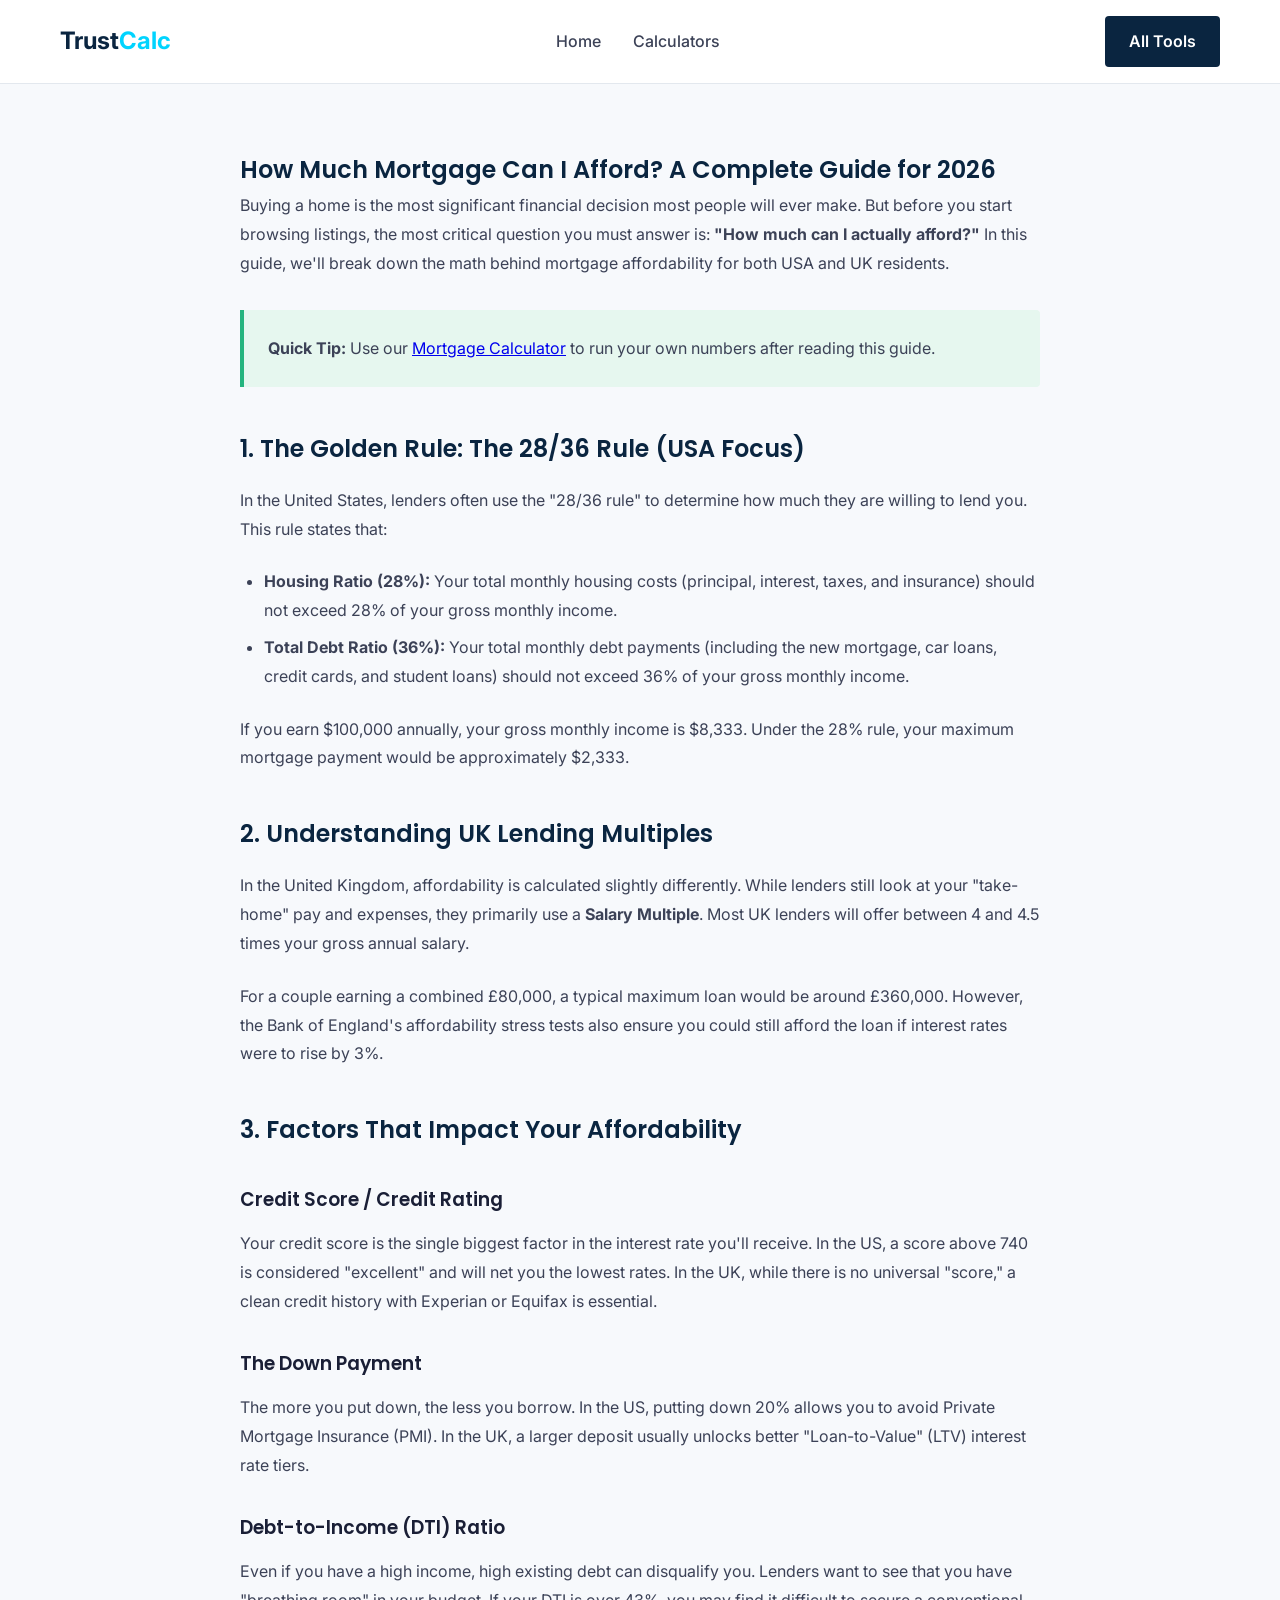
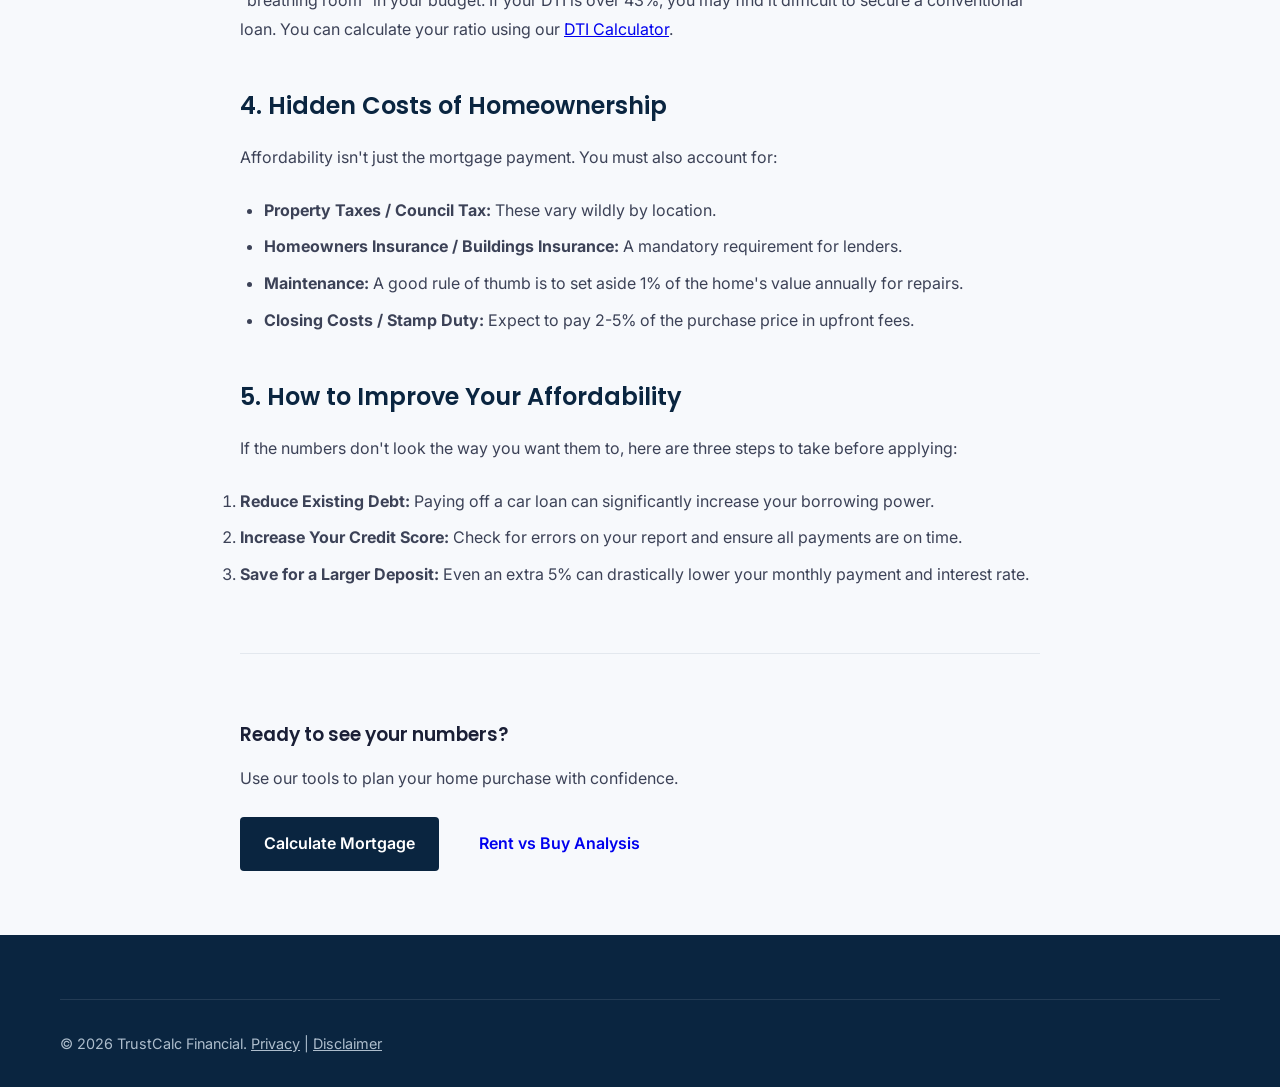
<file: guides/how-much-mortgage-can-i-afford.html>
<!DOCTYPE html>
<html lang="en">
<head>
    <meta charset="UTF-8">
    <meta name="viewport" content="width=device-width, initial-scale=1.0">
    <title>How Much Mortgage Can I Afford? – Affordability Guide | TrustCalc</title>
    <meta name="description" content="A comprehensive guide to calculating mortgage affordability in the USA and UK. Learn about DTI ratios, down payments, and the 28/36 rule.">
    
    <!-- Open Graph / Facebook -->
    <meta property="og:type" content="article">
    <meta property="og:url" content="https://jmadhavp.github.io/trustcalc/guides/how-much-mortgage-can-i-afford.html">
    <meta property="og:title" content="How Much Mortgage Can I Afford? – TrustCalc">
    <meta property="og:description" content="Calculate your home buying power with our detailed affordability guide.">
    
    <!-- Twitter -->
    <meta name="twitter:card" content="summary">
    <meta name="twitter:url" content="https://jmadhavp.github.io/trustcalc/guides/how-much-mortgage-can-i-afford.html">
    <meta name="twitter:title" content="Mortgage Affordability Guide – TrustCalc">
    <meta name="twitter:description" content="Plan your home purchase with our 2026 mortgage guide.">
    
    <link rel="canonical" href="https://jmadhavp.github.io/trustcalc/guides/how-much-mortgage-can-i-afford.html">
    
    <!-- Fonts -->
    <link rel="preconnect" href="https://fonts.googleapis.com">
    <link rel="preconnect" href="https://fonts.gstatic.com" crossorigin>
    <link href="https://fonts.googleapis.com/css2?family=Inter:wght@400;500;600&family=Poppins:wght@600;700&display=swap" rel="stylesheet">
    
    <!-- CSS -->
    <link rel="stylesheet" href="../assets/css/main.css">
    <style>
        .guide-content {
            max-width: 800px;
            margin: 4rem auto;
            line-height: 1.8;
        }
        .guide-content h2 { margin-top: 2.5rem; margin-bottom: 1rem; }
        .guide-content h3 { margin-top: 2rem; margin-bottom: 0.75rem; color: var(--secondary-color); }
        .guide-content p { margin-bottom: 1.5rem; color: var(--text-color); }
        .guide-content ul { margin-bottom: 1.5rem; padding-left: 1.5rem; }
        .guide-content li { margin-bottom: 0.5rem; }
        .tip-box {
            background: #e6f7ef;
            border-left: 4px solid var(--success-color);
            padding: 1.5rem;
            margin: 2rem 0;
            border-radius: 0 4px 4px 0;
        }
        .comparison-grid {
            display: grid;
            grid-template-columns: 1fr 1fr;
            gap: 2rem;
            margin: 2rem 0;
        }
        @media (max-width: 600px) {
            .comparison-grid { grid-template-columns: 1fr; }
        }
    </style>
</head>
<body>
    <header>
        <div class="container nav-wrapper">
            <a href="../index.html" class="logo">Trust<span>Calc</span></a>
            <nav>
                <ul>
                    <li><a href="../index.html">Home</a></li>
                    <li><a href="../index.html#calculators">Calculators</a></li>
                </ul>
            </nav>
            <a href="../index.html#calculators" class="btn btn-primary">All Tools</a>
        </div>
    </header>

    <main class="container">
        <article class="guide-content">
            <h1>How Much Mortgage Can I Afford? A Complete Guide for 2026</h1>
            <p>Buying a home is the most significant financial decision most people will ever make. But before you start browsing listings, the most critical question you must answer is: <strong>"How much can I actually afford?"</strong> In this guide, we'll break down the math behind mortgage affordability for both USA and UK residents.</p>

            <div class="tip-box">
                <strong>Quick Tip:</strong> Use our <a href="../calculators/mortgage.html">Mortgage Calculator</a> to run your own numbers after reading this guide.
            </div>

            <h2>1. The Golden Rule: The 28/36 Rule (USA Focus)</h2>
            <p>In the United States, lenders often use the "28/36 rule" to determine how much they are willing to lend you. This rule states that:</p>
            <ul>
                <li><strong>Housing Ratio (28%):</strong> Your total monthly housing costs (principal, interest, taxes, and insurance) should not exceed 28% of your gross monthly income.</li>
                <li><strong>Total Debt Ratio (36%):</strong> Your total monthly debt payments (including the new mortgage, car loans, credit cards, and student loans) should not exceed 36% of your gross monthly income.</li>
            </ul>
            <p>If you earn $100,000 annually, your gross monthly income is $8,333. Under the 28% rule, your maximum mortgage payment would be approximately $2,333.</p>

            <h2>2. Understanding UK Lending Multiples</h2>
            <p>In the United Kingdom, affordability is calculated slightly differently. While lenders still look at your "take-home" pay and expenses, they primarily use a <strong>Salary Multiple</strong>. Most UK lenders will offer between 4 and 4.5 times your gross annual salary.</p>
            <p>For a couple earning a combined £80,000, a typical maximum loan would be around £360,000. However, the Bank of England's affordability stress tests also ensure you could still afford the loan if interest rates were to rise by 3%.</p>

            <h2>3. Factors That Impact Your Affordability</h2>
            <h3>Credit Score / Credit Rating</h3>
            <p>Your credit score is the single biggest factor in the interest rate you'll receive. In the US, a score above 740 is considered "excellent" and will net you the lowest rates. In the UK, while there is no universal "score," a clean credit history with Experian or Equifax is essential.</p>

            <h3>The Down Payment</h3>
            <p>The more you put down, the less you borrow. In the US, putting down 20% allows you to avoid Private Mortgage Insurance (PMI). In the UK, a larger deposit usually unlocks better "Loan-to-Value" (LTV) interest rate tiers.</p>

            <h3>Debt-to-Income (DTI) Ratio</h3>
            <p>Even if you have a high income, high existing debt can disqualify you. Lenders want to see that you have "breathing room" in your budget. If your DTI is over 43%, you may find it difficult to secure a conventional loan. You can calculate your ratio using our <a href="../calculators/dti.html">DTI Calculator</a>.</p>

            <h2>4. Hidden Costs of Homeownership</h2>
            <p>Affordability isn't just the mortgage payment. You must also account for:</p>
            <ul>
                <li><strong>Property Taxes / Council Tax:</strong> These vary wildly by location.</li>
                <li><strong>Homeowners Insurance / Buildings Insurance:</strong> A mandatory requirement for lenders.</li>
                <li><strong>Maintenance:</strong> A good rule of thumb is to set aside 1% of the home's value annually for repairs.</li>
                <li><strong>Closing Costs / Stamp Duty:</strong> Expect to pay 2-5% of the purchase price in upfront fees.</li>
            </ul>

            <h2>5. How to Improve Your Affordability</h2>
            <p>If the numbers don't look the way you want them to, here are three steps to take before applying:</p>
            <ol>
                <li><strong>Reduce Existing Debt:</strong> Paying off a car loan can significantly increase your borrowing power.</li>
                <li><strong>Increase Your Credit Score:</strong> Check for errors on your report and ensure all payments are on time.</li>
                <li><strong>Save for a Larger Deposit:</strong> Even an extra 5% can drastically lower your monthly payment and interest rate.</li>
            </ol>

            <div style="margin-top: 4rem; padding-top: 2rem; border-top: 1px solid var(--border-color);">
                <h3>Ready to see your numbers?</h3>
                <p>Use our tools to plan your home purchase with confidence.</p>
                <div style="display: flex; gap: 1rem; margin-top: 1rem;">
                    <a href="../calculators/mortgage.html" class="btn btn-primary">Calculate Mortgage</a>
                    <a href="../calculators/rent-vs-buy.html" class="btn btn-secondary">Rent vs Buy Analysis</a>
                </div>
            </div>
        </article>
    </main>

    <footer>
        <div class="container">
            <div class="footer-bottom">
                <p>&copy; 2026 TrustCalc Financial. <a href="../legal/privacy-policy.html" style="color: #adbdcc;">Privacy</a> | <a href="../legal/disclaimer.html" style="color: #adbdcc;">Disclaimer</a></p>
            </div>
        </div>
    </footer>
</body>
</html>
</file>
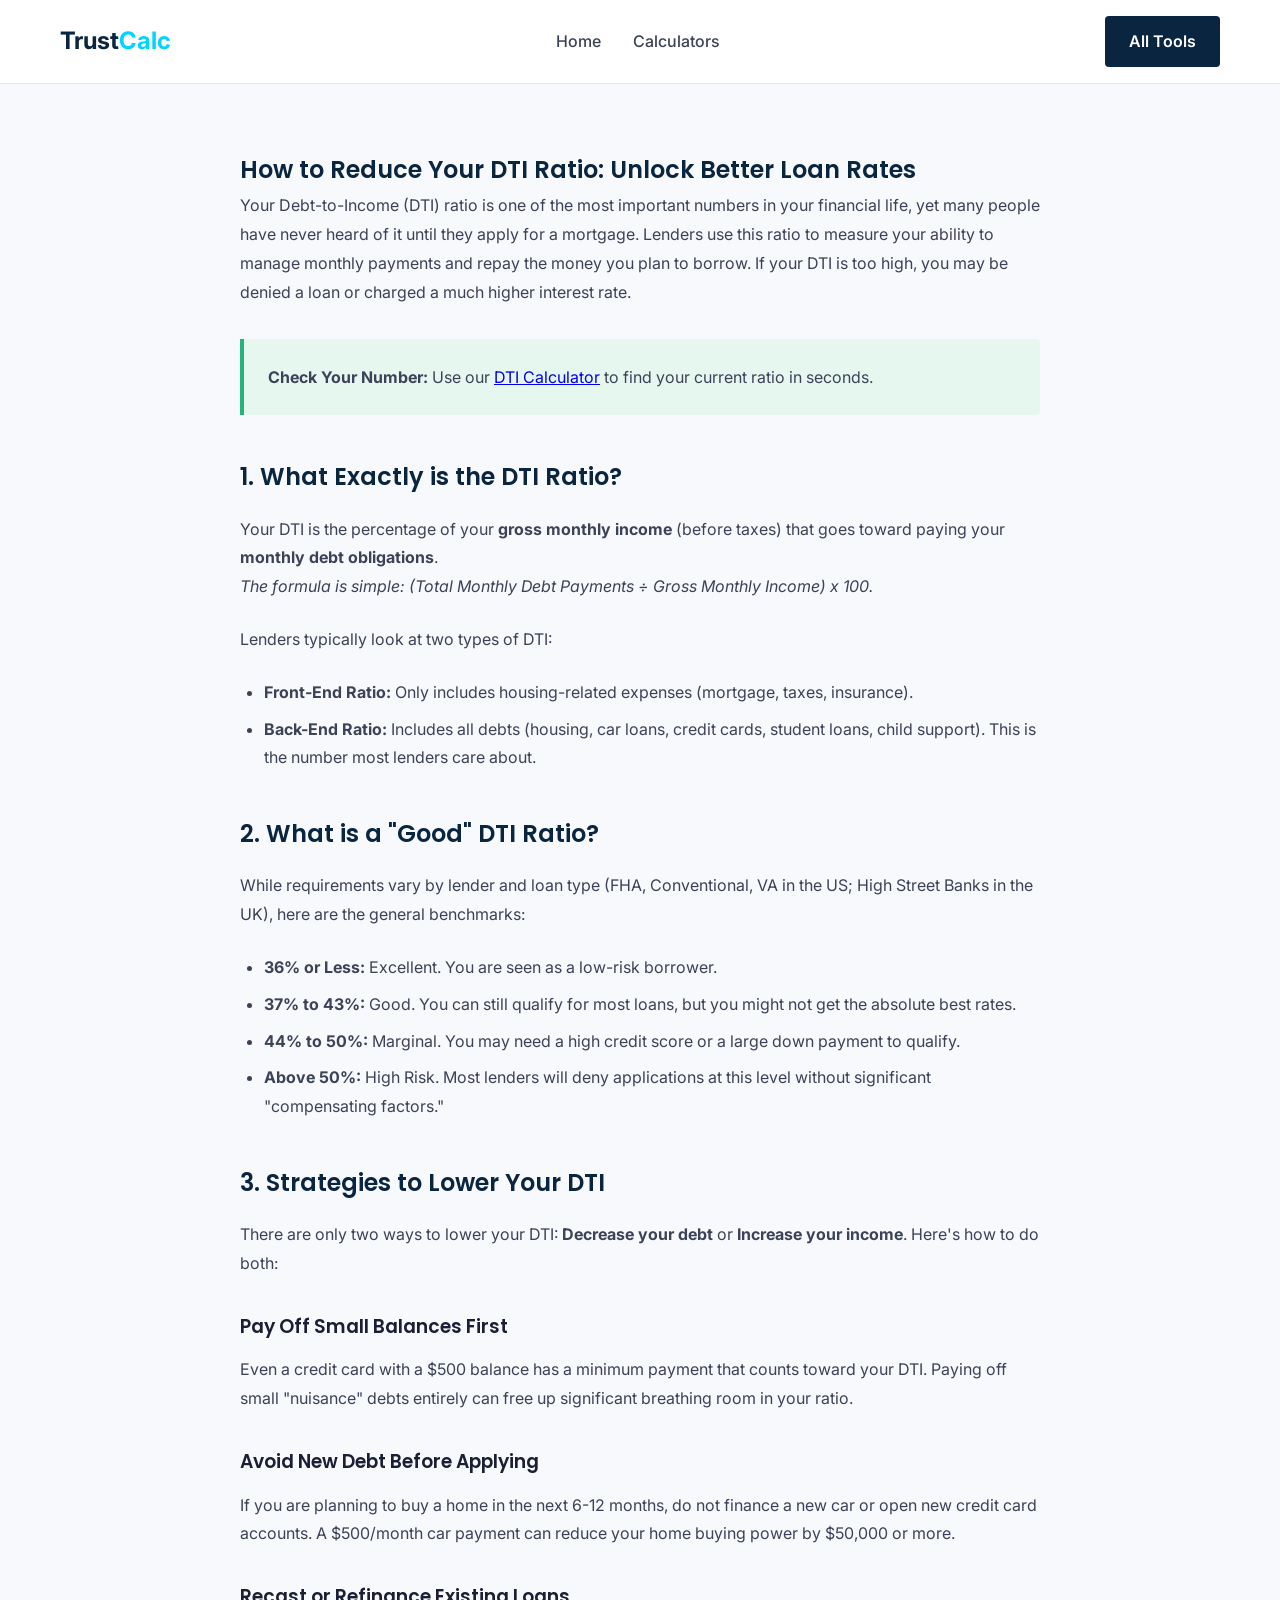
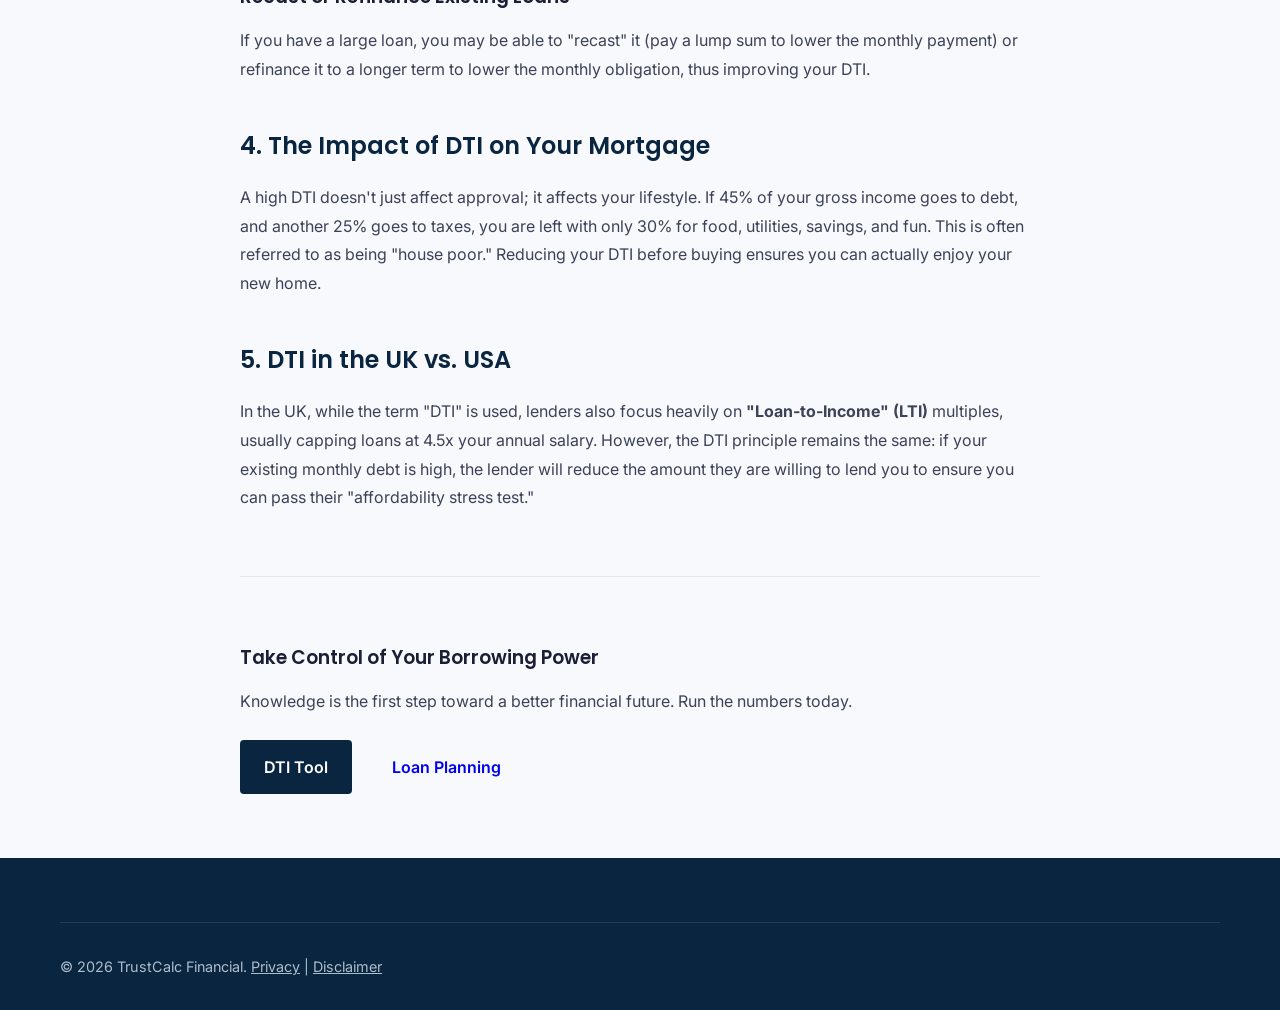
<file: guides/how-to-reduce-dti-ratio.html>
<!DOCTYPE html>
<html lang="en">
<head>
    <meta charset="UTF-8">
    <meta name="viewport" content="width=device-width, initial-scale=1.0">
    <title>How to Reduce Your DTI Ratio – Loan Approval Tips | TrustCalc</title>
    <meta name="description" content="Learn what the DTI ratio is, why it matters for mortgages and loans, and actionable steps to lower yours for better borrowing power in the USA and UK.">
    
    <!-- Open Graph / Facebook -->
    <meta property="og:type" content="article">
    <meta property="og:url" content="https://jmadhavp.github.io/trustcalc/guides/how-to-reduce-dti-ratio.html">
    <meta property="og:title" content="How to Reduce Your DTI Ratio – TrustCalc">
    <meta property="og:description" content="Improve your loan approval odds with our DTI reduction guide.">
    
    <!-- Twitter -->
    <meta name="twitter:card" content="summary">
    <meta name="twitter:url" content="https://jmadhavp.github.io/trustcalc/guides/how-to-reduce-dti-ratio.html">
    <meta name="twitter:title" content="DTI Reduction Guide – TrustCalc">
    <meta name="twitter:description" content="Unlock better loan rates by lowering your DTI ratio.">
    
    <link rel="canonical" href="https://jmadhavp.github.io/trustcalc/guides/how-to-reduce-dti-ratio.html">
    
    <!-- Fonts -->
    <link rel="preconnect" href="https://fonts.googleapis.com">
    <link rel="preconnect" href="https://fonts.gstatic.com" crossorigin>
    <link href="https://fonts.googleapis.com/css2?family=Inter:wght@400;500;600&family=Poppins:wght@600;700&display=swap" rel="stylesheet">
    
    <!-- CSS -->
    <link rel="stylesheet" href="../assets/css/main.css">
    <style>
        .guide-content {
            max-width: 800px;
            margin: 4rem auto;
            line-height: 1.8;
        }
        .guide-content h2 { margin-top: 2.5rem; margin-bottom: 1rem; }
        .guide-content h3 { margin-top: 2rem; margin-bottom: 0.75rem; color: var(--secondary-color); }
        .guide-content p { margin-bottom: 1.5rem; color: var(--text-color); }
        .guide-content ul { margin-bottom: 1.5rem; padding-left: 1.5rem; }
        .guide-content li { margin-bottom: 0.5rem; }
        .tip-box {
            background: #e6f7ef;
            border-left: 4px solid var(--success-color);
            padding: 1.5rem;
            margin: 2rem 0;
            border-radius: 0 4px 4px 0;
        }
    </style>
</head>
<body>
    <header>
        <div class="container nav-wrapper">
            <a href="../index.html" class="logo">Trust<span>Calc</span></a>
            <nav>
                <ul>
                    <li><a href="../index.html">Home</a></li>
                    <li><a href="../index.html#calculators">Calculators</a></li>
                </ul>
            </nav>
            <a href="../index.html#calculators" class="btn btn-primary">All Tools</a>
        </div>
    </header>

    <main class="container">
        <article class="guide-content">
            <h1>How to Reduce Your DTI Ratio: Unlock Better Loan Rates</h1>
            <p>Your Debt-to-Income (DTI) ratio is one of the most important numbers in your financial life, yet many people have never heard of it until they apply for a mortgage. Lenders use this ratio to measure your ability to manage monthly payments and repay the money you plan to borrow. If your DTI is too high, you may be denied a loan or charged a much higher interest rate.</p>

            <div class="tip-box">
                <strong>Check Your Number:</strong> Use our <a href="../calculators/dti.html">DTI Calculator</a> to find your current ratio in seconds.
            </div>

            <h2>1. What Exactly is the DTI Ratio?</h2>
            <p>Your DTI is the percentage of your <strong>gross monthly income</strong> (before taxes) that goes toward paying your <strong>monthly debt obligations</strong>.
            <br><em>The formula is simple: (Total Monthly Debt Payments ÷ Gross Monthly Income) x 100.</em></p>
            <p>Lenders typically look at two types of DTI:</p>
            <ul>
                <li><strong>Front-End Ratio:</strong> Only includes housing-related expenses (mortgage, taxes, insurance).</li>
                <li><strong>Back-End Ratio:</strong> Includes all debts (housing, car loans, credit cards, student loans, child support). This is the number most lenders care about.</li>
            </ul>

            <h2>2. What is a "Good" DTI Ratio?</h2>
            <p>While requirements vary by lender and loan type (FHA, Conventional, VA in the US; High Street Banks in the UK), here are the general benchmarks:</p>
            <ul>
                <li><strong>36% or Less:</strong> Excellent. You are seen as a low-risk borrower.</li>
                <li><strong>37% to 43%:</strong> Good. You can still qualify for most loans, but you might not get the absolute best rates.</li>
                <li><strong>44% to 50%:</strong> Marginal. You may need a high credit score or a large down payment to qualify.</li>
                <li><strong>Above 50%:</strong> High Risk. Most lenders will deny applications at this level without significant "compensating factors."</li>
            </ul>

            <h2>3. Strategies to Lower Your DTI</h2>
            <p>There are only two ways to lower your DTI: <strong>Decrease your debt</strong> or <strong>Increase your income</strong>. Here's how to do both:</p>
            <h3>Pay Off Small Balances First</h3>
            <p>Even a credit card with a $500 balance has a minimum payment that counts toward your DTI. Paying off small "nuisance" debts entirely can free up significant breathing room in your ratio.</p>
            <h3>Avoid New Debt Before Applying</h3>
            <p>If you are planning to buy a home in the next 6-12 months, do not finance a new car or open new credit card accounts. A $500/month car payment can reduce your home buying power by $50,000 or more.</p>
            <h3>Recast or Refinance Existing Loans</h3>
            <p>If you have a large loan, you may be able to "recast" it (pay a lump sum to lower the monthly payment) or refinance it to a longer term to lower the monthly obligation, thus improving your DTI.</p>

            <h2>4. The Impact of DTI on Your Mortgage</h2>
            <p>A high DTI doesn't just affect approval; it affects your lifestyle. If 45% of your gross income goes to debt, and another 25% goes to taxes, you are left with only 30% for food, utilities, savings, and fun. This is often referred to as being "house poor." Reducing your DTI before buying ensures you can actually enjoy your new home.</p>

            <h2>5. DTI in the UK vs. USA</h2>
            <p>In the UK, while the term "DTI" is used, lenders also focus heavily on <strong>"Loan-to-Income" (LTI)</strong> multiples, usually capping loans at 4.5x your annual salary. However, the DTI principle remains the same: if your existing monthly debt is high, the lender will reduce the amount they are willing to lend you to ensure you can pass their "affordability stress test."</p>

            <div style="margin-top: 4rem; padding-top: 2rem; border-top: 1px solid var(--border-color);">
                <h3>Take Control of Your Borrowing Power</h3>
                <p>Knowledge is the first step toward a better financial future. Run the numbers today.</p>
                <div style="display: flex; gap: 1rem; margin-top: 1rem;">
                    <a href="../calculators/dti.html" class="btn btn-primary">DTI Tool</a>
                    <a href="../calculators/loan.html" class="btn btn-secondary">Loan Planning</a>
                </div>
            </div>
        </article>
    </main>

    <footer>
        <div class="container">
            <div class="footer-bottom">
                <p>&copy; 2026 TrustCalc Financial. <a href="../legal/privacy-policy.html" style="color: #adbdcc;">Privacy</a> | <a href="../legal/disclaimer.html" style="color: #adbdcc;">Disclaimer</a></p>
            </div>
        </div>
    </footer>
</body>
</html>
</file>
<file: assets/css/main.css>
:root {
    --primary-color: #0a2540; /* Navy Blue */
    --secondary-color: #1a1f36; /* Darker Navy */
    --accent-color: #00d4ff; /* Fintech Cyan */
    --text-color: #3c4257; /* Professional Gray */
    --text-light: #697386;
    --bg-color: #f7f9fc;
    --white: #ffffff;
    --border-color: #e3e8ee;
    --success-color: #24b47e;
    --error-color: #df1b41;
    --font-main: 'Inter', -apple-system, BlinkMacSystemFont, "Segoe UI", Roboto, sans-serif;
    --font-heading: 'Poppins', sans-serif;
    --shadow: 0 7px 14px 0 rgba(60, 66, 87, 0.08), 0 3px 6px 0 rgba(0, 0, 0, 0.12);
    --transition: all 0.25s ease;
}

* {
    box-sizing: border-box;
    margin: 0;
    padding: 0;
}

body {
    font-family: var(--font-main);
    color: var(--text-color);
    background-color: var(--bg-color);
    line-height: 1.6;
    -webkit-font-smoothing: antialiased;
}

h1, h2, h3, h4, h5, h6 {
    font-family: var(--font-heading);
    color: var(--primary-color);
    font-weight: 600;
}

.container {
    max-width: 1200px;
    margin: 0 auto;
    padding: 0 20px;
}

/* Header & Navigation */
header {
    background: var(--white);
    border-bottom: 1px solid var(--border-color);
    padding: 1rem 0;
    position: sticky;
    top: 0;
    z-index: 1000;
}

.nav-wrapper {
    display: flex;
    justify-content: space-between;
    align-items: center;
}

.logo {
    font-size: 1.5rem;
    font-weight: 700;
    color: var(--primary-color);
    text-decoration: none;
    display: flex;
    align-items: center;
}

.logo span {
    color: var(--accent-color);
}

nav ul {
    display: flex;
    list-style: none;
    gap: 2rem;
}

nav a {
    text-decoration: none;
    color: var(--text-color);
    font-weight: 500;
    transition: var(--transition);
}

nav a:hover {
    color: var(--primary-color);
}

/* Footer */
footer {
    background: var(--primary-color);
    color: var(--white);
    padding: 4rem 0 2rem;
    margin-top: 4rem;
}

.footer-grid {
    display: grid;
    grid-template-columns: repeat(auto-fit, minmax(200px, 1fr));
    gap: 2rem;
    margin-bottom: 3rem;
}

.footer-col h4 {
    color: var(--white);
    margin-bottom: 1.5rem;
}

.footer-col ul {
    list-style: none;
}

.footer-col ul li {
    margin-bottom: 0.8rem;
}

.footer-col a {
    color: #adbdcc;
    text-decoration: none;
    transition: var(--transition);
}

.footer-col a:hover {
    color: var(--white);
}

.footer-bottom {
    border-top: 1px solid rgba(255, 255, 255, 0.1);
    padding-top: 2rem;
    display: flex;
    justify-content: space-between;
    align-items: center;
    font-size: 0.9rem;
    color: #adbdcc;
}

/* Language Switcher */
.lang-switcher {
    display: flex;
    gap: 1rem;
    font-size: 0.8rem;
}

.lang-switcher span {
    cursor: pointer;
    transition: var(--transition);
}

.lang-switcher span:hover {
    color: var(--white);
}

/* Buttons */
.btn {
    display: inline-block;
    padding: 0.8rem 1.5rem;
    border-radius: 4px;
    font-weight: 600;
    text-decoration: none;
    cursor: pointer;
    transition: var(--transition);
    border: none;
}

.btn-primary {
    background: var(--primary-color);
    color: var(--white);
}

.btn-primary:hover {
    background: var(--secondary-color);
    transform: translateY(-1px);
}

/* SEO Content Sections */
.seo-section {
    padding: 4rem 0;
    background: var(--white);
}

.seo-section h2 {
    margin-bottom: 2rem;
    text-align: center;
}

/* Responsive */
@media (max-width: 768px) {
    nav {
        display: none; /* Mobile menu logic to be added */
    }
    
    .footer-bottom {
        flex-direction: column;
        gap: 1rem;
        text-align: center;
    }
}
</file>
<file: assets/css/calculator.css>
.calc-container {
    display: grid;
    grid-template-columns: 1fr 1fr;
    gap: 2rem;
    margin: 2rem 0;
}

.calc-inputs {
    background: var(--white);
    padding: 2rem;
    border-radius: 8px;
    box-shadow: var(--shadow);
}

.calc-results {
    background: var(--white);
    padding: 2rem;
    border-radius: 8px;
    box-shadow: var(--shadow);
    display: flex;
    flex-direction: column;
}

.input-group {
    margin-bottom: 1.5rem;
}

.input-group label {
    display: block;
    margin-bottom: 0.5rem;
    font-weight: 600;
    color: var(--primary-color);
}

.input-group input, 
.input-group select {
    width: 100%;
    padding: 0.8rem;
    border: 1px solid var(--border-color);
    border-radius: 4px;
    font-size: 1rem;
    font-family: var(--font-main);
    transition: var(--transition);
}

.input-group input:focus {
    outline: none;
    border-color: var(--accent-color);
    box-shadow: 0 0 0 3px rgba(0, 212, 255, 0.1);
}

.result-item {
    margin-bottom: 1.5rem;
    padding-bottom: 1rem;
    border-bottom: 1px solid var(--border-color);
}

.result-item:last-child {
    border-bottom: none;
}

.result-label {
    font-size: 0.9rem;
    color: var(--text-light);
    margin-bottom: 0.25rem;
}

.result-value {
    font-size: 2rem;
    font-weight: 700;
    color: var(--primary-color);
}

.result-value.highlight {
    color: var(--success-color);
}

/* Amortization Table */
.table-responsive {
    overflow-x: auto;
    margin-top: 2rem;
}

table {
    width: 100%;
    border-collapse: collapse;
    font-size: 0.9rem;
}

th {
    background: var(--bg-color);
    text-align: left;
    padding: 1rem;
    font-weight: 600;
    border-bottom: 2px solid var(--border-color);
}

td {
    padding: 1rem;
    border-bottom: 1px solid var(--border-color);
}

/* FAQ Styles */
.faq-container {
    margin-top: 3rem;
}

.faq-item {
    border-bottom: 1px solid var(--border-color);
    padding: 1.5rem 0;
}

.faq-question {
    font-weight: 600;
    cursor: pointer;
    display: flex;
    justify-content: space-between;
    align-items: center;
    color: var(--primary-color);
    font-size: 1.1rem;
    font-family: var(--font-heading);
}

.faq-answer {
    padding-top: 1rem;
    color: var(--text-light);
    font-size: 1rem;
    display: none;
    line-height: 1.6;
}

/* Related Tools */
.related-tools {
    margin-top: 4rem;
    padding-top: 3rem;
    border-top: 1px solid var(--border-color);
}

.related-grid {
    display: grid;
    grid-template-columns: repeat(auto-fit, minmax(280px, 1fr));
    gap: 1.5rem;
    margin-top: 1.5rem;
}

.related-card {
    background: var(--white);
    padding: 1.5rem;
    border-radius: 8px;
    border: 1px solid var(--border-color);
    text-decoration: none;
    transition: var(--transition);
    display: flex;
    flex-direction: column;
}

.related-card:hover {
    transform: translateY(-5px);
    border-color: var(--accent-color);
    box-shadow: var(--shadow);
}

.related-card h4 {
    margin-bottom: 0.5rem;
    color: var(--primary-color);
    font-size: 1.1rem;
}

.related-card p {
    font-size: 0.9rem;
    color: var(--text-light);
    margin-bottom: 1rem;
    flex-grow: 1;
}

.related-card .learn-more {
    color: var(--accent-color);
    font-weight: 600;
    font-size: 0.85rem;
    text-transform: uppercase;
    letter-spacing: 0.5px;
}

tr:nth-child(even) {
    background: #fafbfc;
}

/* FAQ Styling for SEO */
.faq-container {
    max-width: 800px;
    margin: 4rem auto;
}

.faq-item {
    margin-bottom: 1.5rem;
    border-bottom: 1px solid var(--border-color);
}

.faq-question {
    font-weight: 600;
    padding: 1rem 0;
    cursor: pointer;
    display: flex;
    justify-content: space-between;
    align-items: center;
}

.faq-answer {
    padding-bottom: 1.5rem;
    color: var(--text-light);
}

/* Region Toggle */
.region-toggle {
    display: flex;
    background: var(--bg-color);
    padding: 4px;
    border-radius: 4px;
    margin-bottom: 2rem;
}

.region-btn {
    flex: 1;
    text-align: center;
    padding: 0.5rem;
    cursor: pointer;
    font-weight: 600;
    border-radius: 4px;
    transition: var(--transition);
}

.region-btn.active {
    background: var(--white);
    box-shadow: 0 2px 4px rgba(0,0,0,0.05);
    color: var(--primary-color);
}

@media (max-width: 992px) {
    .calc-container {
        grid-template-columns: 1fr;
    }
}
</file>
